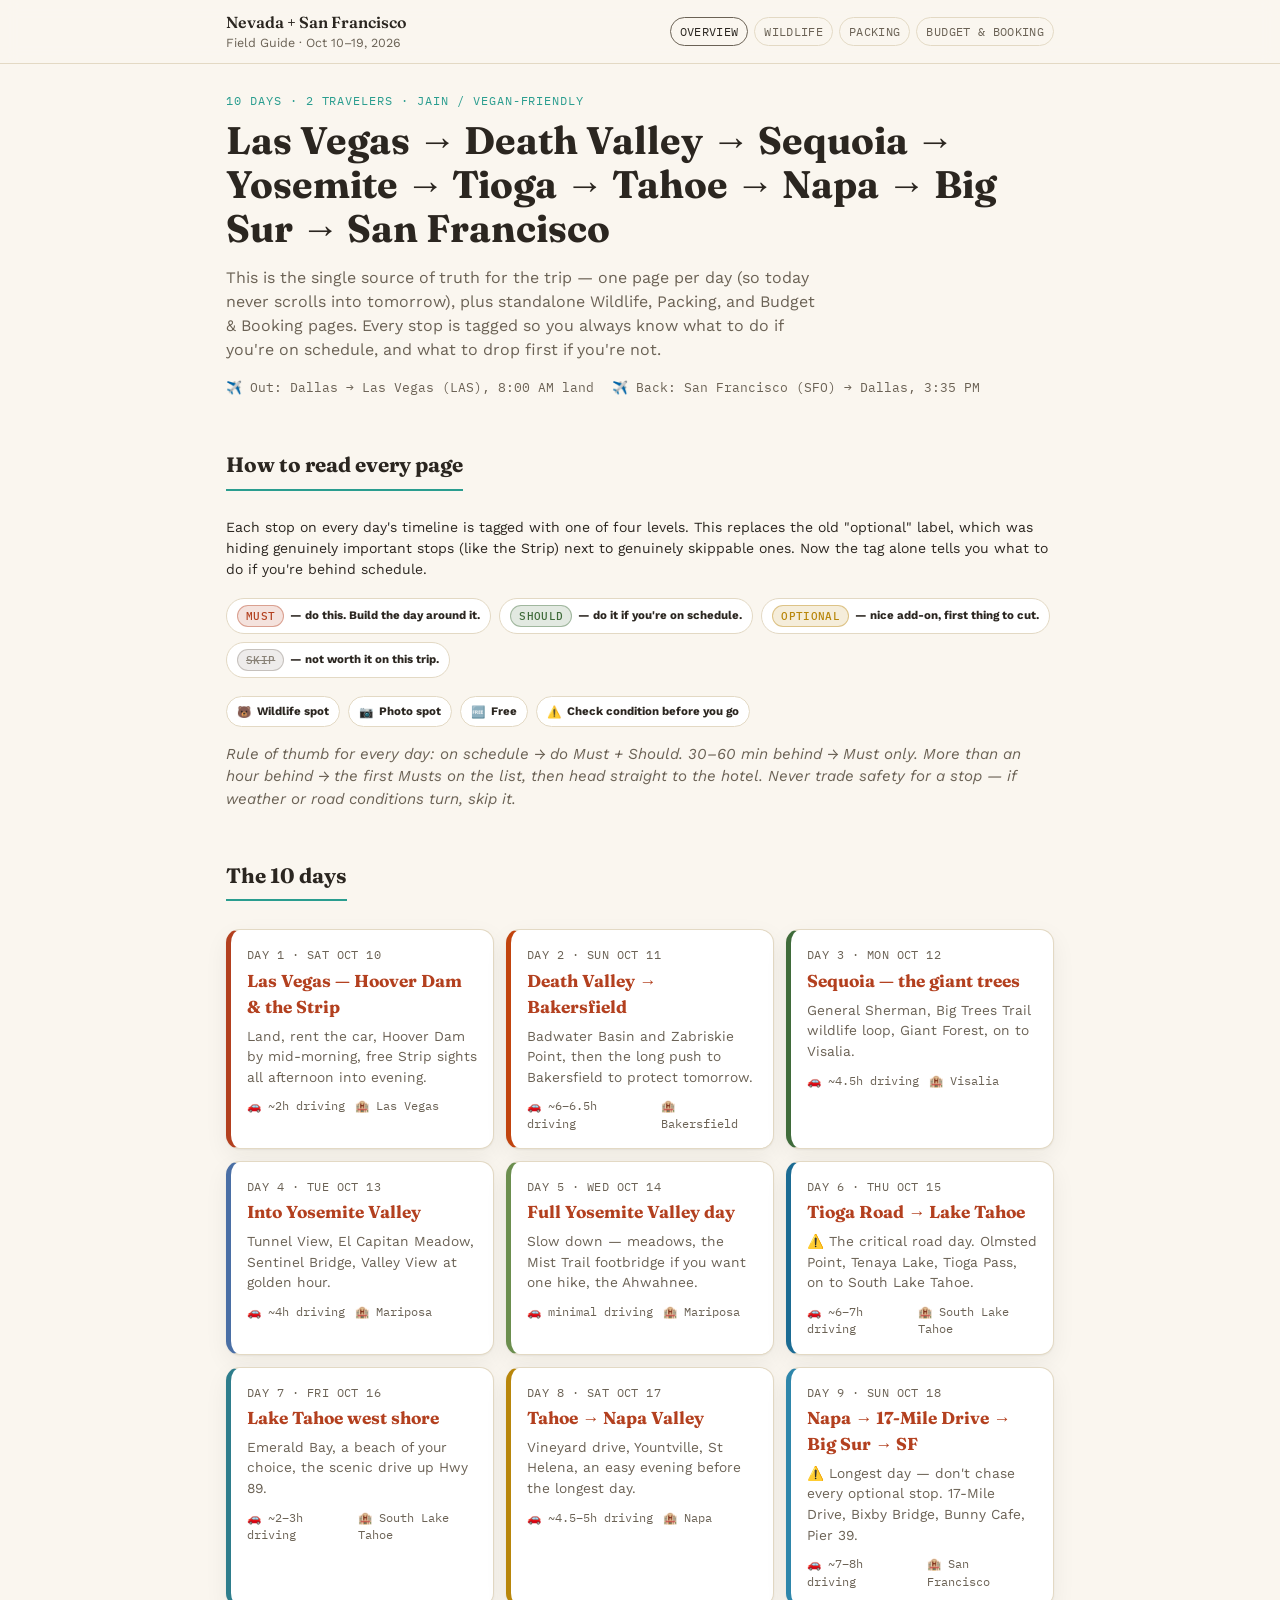
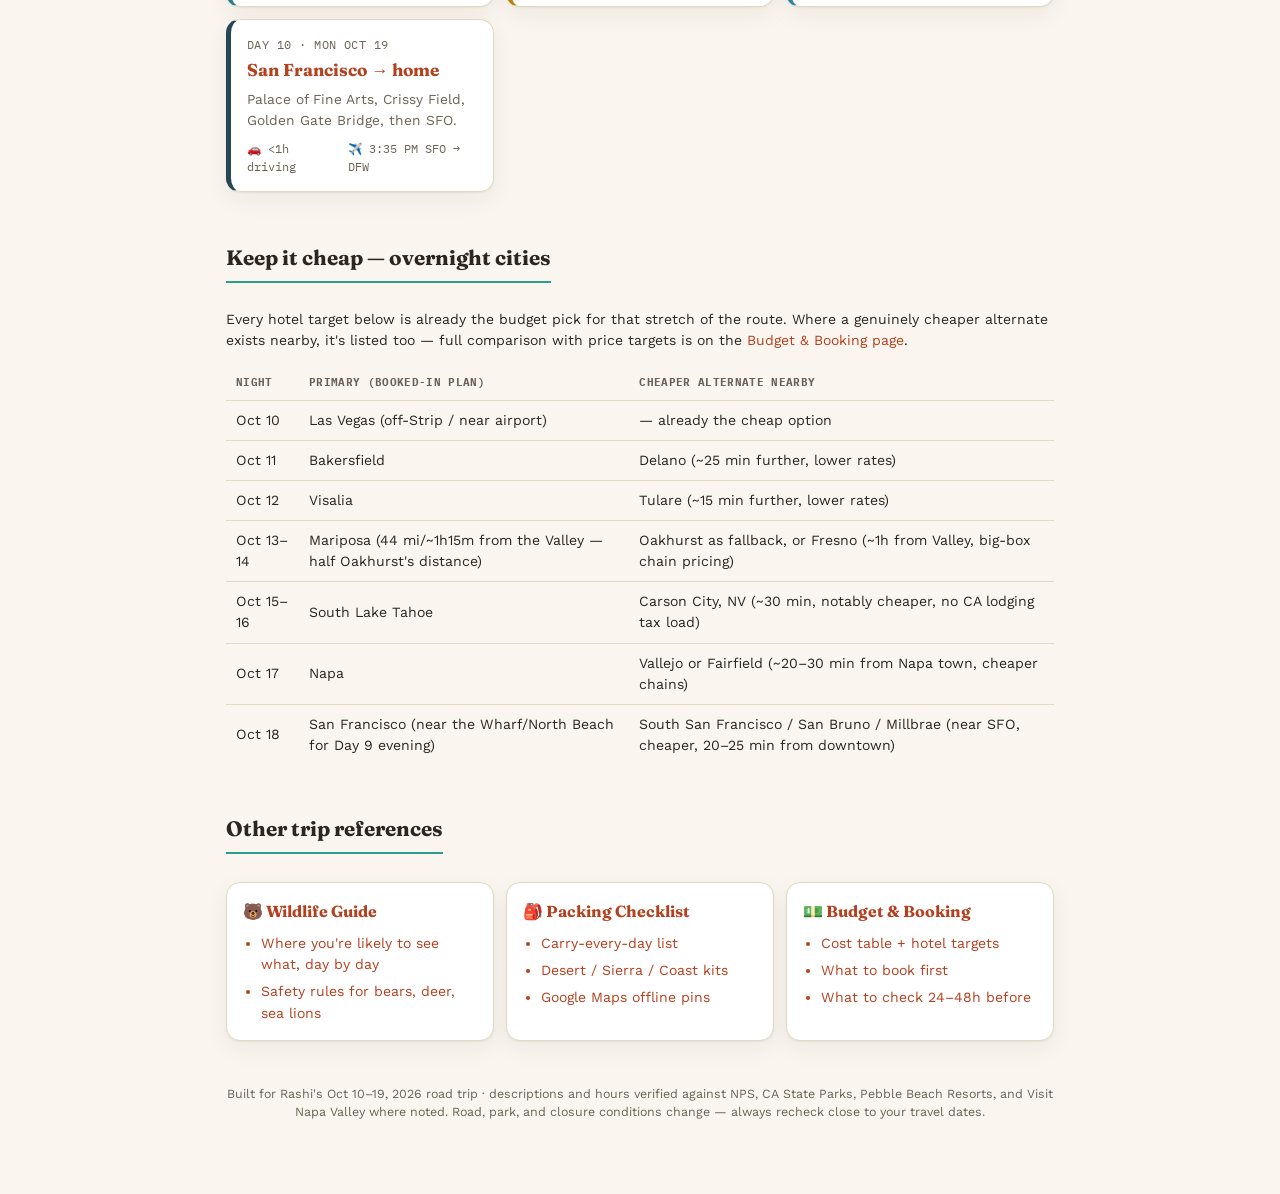
<file: index.html>
<!doctype html><html><head><meta charset=utf8><meta name=viewport content="width=device-width,initial-scale=1"><style>:root{color-scheme:light}body{margin:0;padding:0;font:14px -apple-system,BlinkMacSystemFont,sans-serif;background:#faf9f5;color:#141413}img{max-width:100%}[hidden]:not([hidden=until-found i]){display:none!important}</style></head><body>
<!doctype html>
<html lang="en">
<head>
<meta charset="utf-8">
<meta name="viewport" content="width=device-width, initial-scale=1">
<title>Nevada &amp; San Francisco Field Guide</title>
<link rel="stylesheet" href="styles.css">
</head>
<body>

<div class="topbar"><div class="topbar-inner">
  <div class="brand">Nevada + San Francisco<span>Field Guide · Oct 10–19, 2026</span></div>
  <div class="topnav">
    <a href="index.html" class="active">Overview</a>
    <a href="wildlife.html">Wildlife</a>
    <a href="packing.html">Packing</a>
    <a href="budget.html">Budget &amp; Booking</a>
  </div>
</div></div>

<div class="wrap">

  <div class="hero">
    <div class="kicker">10 Days · 2 Travelers · Jain / Vegan-friendly</div>
    <h1>Las Vegas → Death Valley → Sequoia → Yosemite → Tioga → Tahoe → Napa → Big Sur → San Francisco</h1>
    <p class="sub">This is the single source of truth for the trip — one page per day (so today never scrolls into tomorrow), plus standalone Wildlife, Packing, and Budget &amp; Booking pages. Every stop is tagged so you always know what to do if you're on schedule, and what to drop first if you're not.</p>
    <div class="datebar">
      <span>✈️ Out: Dallas → Las Vegas (LAS), 8:00 AM land</span>
      <span>✈️ Back: San Francisco (SFO) → Dallas, 3:35 PM</span>
    </div>
  </div>

  <h2 class="section">How to read every page</h2>
  <p>Each stop on every day's timeline is tagged with one of four levels. This replaces the old "optional" label, which was hiding genuinely important stops (like the Strip) next to genuinely skippable ones. Now the tag alone tells you what to do if you're behind schedule.</p>
  <div class="legend">
    <span class="leg"><span class="tag must">Must</span><b>— do this. Build the day around it.</b></span>
    <span class="leg"><span class="tag should">Should</span><b>— do it if you're on schedule.</b></span>
    <span class="leg"><span class="tag optional">Optional</span><b>— nice add-on, first thing to cut.</b></span>
    <span class="leg"><span class="tag skip">Skip</span><b>— not worth it on this trip.</b></span>
  </div>
  <div class="legend">
    <span class="leg">🐻 <b>Wildlife spot</b></span>
    <span class="leg">📷 <b>Photo spot</b></span>
    <span class="leg">🆓 <b>Free</b></span>
    <span class="leg">⚠️ <b>Check condition before you go</b></span>
  </div>
  <p class="italic-note">Rule of thumb for every day: on schedule → do Must + Should. 30–60 min behind → Must only. More than an hour behind → the first Musts on the list, then head straight to the hotel. Never trade safety for a stop — if weather or road conditions turn, skip it.</p>

  <h2 class="section" id="days">The 10 days</h2>
  <div class="daygrid">

    <a class="daycard" href="day-1.html" style="--dc:#B3401F">
      <div class="dn">Day 1 · Sat Oct 10</div>
      <h3>Las Vegas — Hoover Dam &amp; the Strip</h3>
      <p>Land, rent the car, Hoover Dam by mid-morning, free Strip sights all afternoon into evening.</p>
      <div class="meta"><span>🚗 ~2h driving</span><span>🏨 Las Vegas</span></div>
    </a>

    <a class="daycard" href="day-2.html" style="--dc:#C1440E">
      <div class="dn">Day 2 · Sun Oct 11</div>
      <h3>Death Valley → Bakersfield</h3>
      <p>Badwater Basin and Zabriskie Point, then the long push to Bakersfield to protect tomorrow.</p>
      <div class="meta"><span>🚗 ~6–6.5h driving</span><span>🏨 Bakersfield</span></div>
    </a>

    <a class="daycard" href="day-3.html" style="--dc:#3F6B3A">
      <div class="dn">Day 3 · Mon Oct 12</div>
      <h3>Sequoia — the giant trees</h3>
      <p>General Sherman, Big Trees Trail wildlife loop, Giant Forest, on to Visalia.</p>
      <div class="meta"><span>🚗 ~4.5h driving</span><span>🏨 Visalia</span></div>
    </a>

    <a class="daycard" href="day-4.html" style="--dc:#4A6FA5">
      <div class="dn">Day 4 · Tue Oct 13</div>
      <h3>Into Yosemite Valley</h3>
      <p>Tunnel View, El Capitan Meadow, Sentinel Bridge, Valley View at golden hour.</p>
      <div class="meta"><span>🚗 ~4h driving</span><span>🏨 Mariposa</span></div>
    </a>

    <a class="daycard" href="day-5.html" style="--dc:#6B8E4E">
      <div class="dn">Day 5 · Wed Oct 14</div>
      <h3>Full Yosemite Valley day</h3>
      <p>Slow down — meadows, the Mist Trail footbridge if you want one hike, the Ahwahnee.</p>
      <div class="meta"><span>🚗 minimal driving</span><span>🏨 Mariposa</span></div>
    </a>

    <a class="daycard" href="day-6.html" style="--dc:#1B6B93">
      <div class="dn">Day 6 · Thu Oct 15</div>
      <h3>Tioga Road → Lake Tahoe</h3>
      <p>⚠️ The critical road day. Olmsted Point, Tenaya Lake, Tioga Pass, on to South Lake Tahoe.</p>
      <div class="meta"><span>🚗 ~6–7h driving</span><span>🏨 South Lake Tahoe</span></div>
    </a>

    <a class="daycard" href="day-7.html" style="--dc:#2E7D8C">
      <div class="dn">Day 7 · Fri Oct 16</div>
      <h3>Lake Tahoe west shore</h3>
      <p>Emerald Bay, a beach of your choice, the scenic drive up Hwy 89.</p>
      <div class="meta"><span>🚗 ~2–3h driving</span><span>🏨 South Lake Tahoe</span></div>
    </a>

    <a class="daycard" href="day-8.html" style="--dc:#B8860B">
      <div class="dn">Day 8 · Sat Oct 17</div>
      <h3>Tahoe → Napa Valley</h3>
      <p>Vineyard drive, Yountville, St Helena, an easy evening before the longest day.</p>
      <div class="meta"><span>🚗 ~4.5–5h driving</span><span>🏨 Napa</span></div>
    </a>

    <a class="daycard" href="day-9.html" style="--dc:#2E86AB">
      <div class="dn">Day 9 · Sun Oct 18</div>
      <h3>Napa → 17-Mile Drive → Big Sur → SF</h3>
      <p>⚠️ Longest day — don't chase every optional stop. 17-Mile Drive, Bixby Bridge, Bunny Cafe, Pier 39.</p>
      <div class="meta"><span>🚗 ~7–8h driving</span><span>🏨 San Francisco</span></div>
    </a>

    <a class="daycard" href="day-10.html" style="--dc:#264653">
      <div class="dn">Day 10 · Mon Oct 19</div>
      <h3>San Francisco → home</h3>
      <p>Palace of Fine Arts, Crissy Field, Golden Gate Bridge, then SFO.</p>
      <div class="meta"><span>🚗 &lt;1h driving</span><span>✈️ 3:35 PM SFO → DFW</span></div>
    </a>

  </div>

  <h2 class="section">Keep it cheap — overnight cities</h2>
  <p>Every hotel target below is already the budget pick for that stretch of the route. Where a genuinely cheaper alternate exists nearby, it's listed too — full comparison with price targets is on the <a href="budget.html">Budget &amp; Booking page</a>.</p>
  <table class="data">
    <tr><th>Night</th><th>Primary (booked-in plan)</th><th>Cheaper alternate nearby</th></tr>
    <tr><td>Oct 10</td><td>Las Vegas (off-Strip / near airport)</td><td>— already the cheap option</td></tr>
    <tr><td>Oct 11</td><td>Bakersfield</td><td>Delano (~25 min further, lower rates)</td></tr>
    <tr><td>Oct 12</td><td>Visalia</td><td>Tulare (~15 min further, lower rates)</td></tr>
    <tr><td>Oct 13–14</td><td>Mariposa (44 mi/~1h15m from the Valley — half Oakhurst's distance)</td><td>Oakhurst as fallback, or Fresno (~1h from Valley, big-box chain pricing)</td></tr>
    <tr><td>Oct 15–16</td><td>South Lake Tahoe</td><td>Carson City, NV (~30 min, notably cheaper, no CA lodging tax load)</td></tr>
    <tr><td>Oct 17</td><td>Napa</td><td>Vallejo or Fairfield (~20–30 min from Napa town, cheaper chains)</td></tr>
    <tr><td>Oct 18</td><td>San Francisco (near the Wharf/North Beach for Day 9 evening)</td><td>South San Francisco / San Bruno / Millbrae (near SFO, cheaper, 20–25 min from downtown)</td></tr>
  </table>

  <h2 class="section">Other trip references</h2>
  <div class="grid3">
    <a class="card" href="wildlife.html">
      <h4>🐻 Wildlife Guide</h4>
      <ul><li>Where you're likely to see what, day by day</li><li>Safety rules for bears, deer, sea lions</li></ul>
    </a>
    <a class="card" href="packing.html">
      <h4>🎒 Packing Checklist</h4>
      <ul><li>Carry-every-day list</li><li>Desert / Sierra / Coast kits</li><li>Google Maps offline pins</li></ul>
    </a>
    <a class="card" href="budget.html">
      <h4>💵 Budget &amp; Booking</h4>
      <ul><li>Cost table + hotel targets</li><li>What to book first</li><li>What to check 24–48h before</li></ul>
    </a>
  </div>

  <footer class="pf">
    Built for Rashi's Oct 10–19, 2026 road trip · descriptions and hours verified against NPS, CA State Parks, Pebble Beach Resorts, and Visit Napa Valley where noted. Road, park, and closure conditions change — always recheck close to your travel dates.
  </footer>

</div>
</body>
</html>

</body></html>
</file>
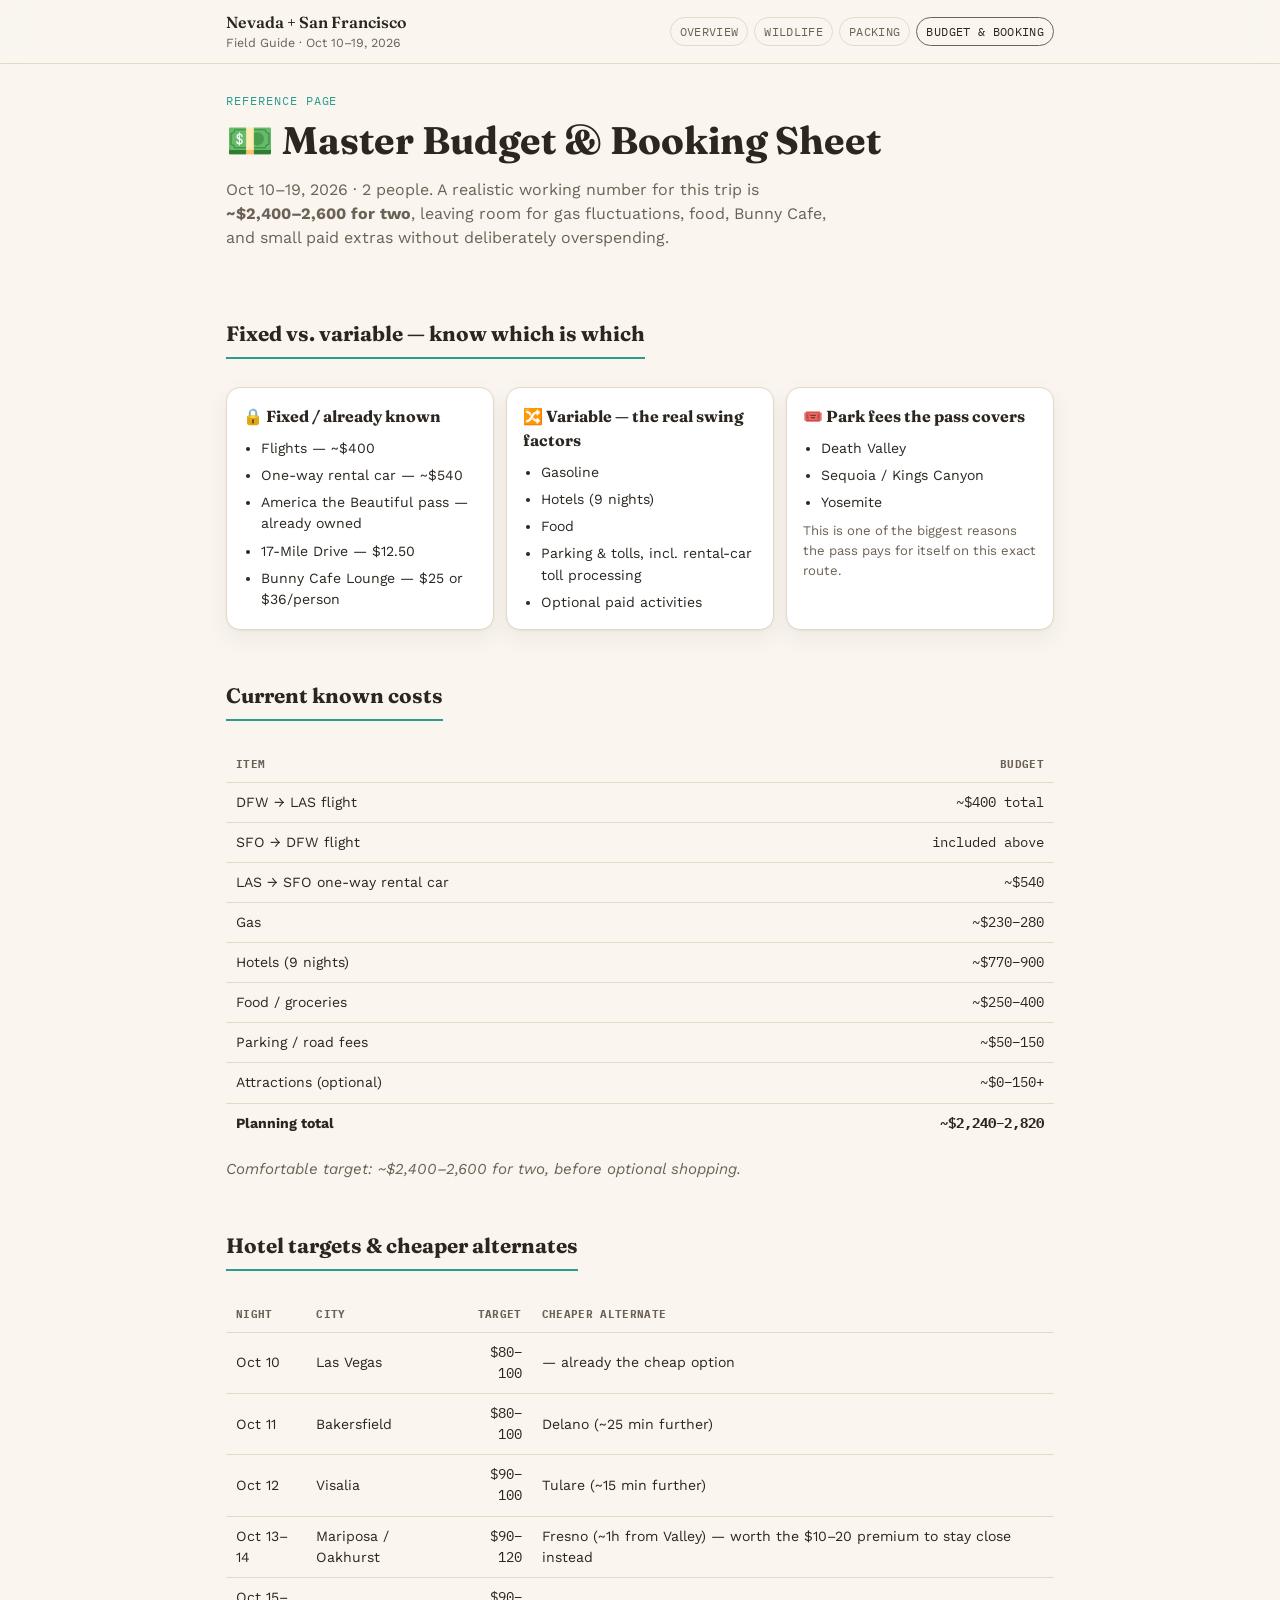
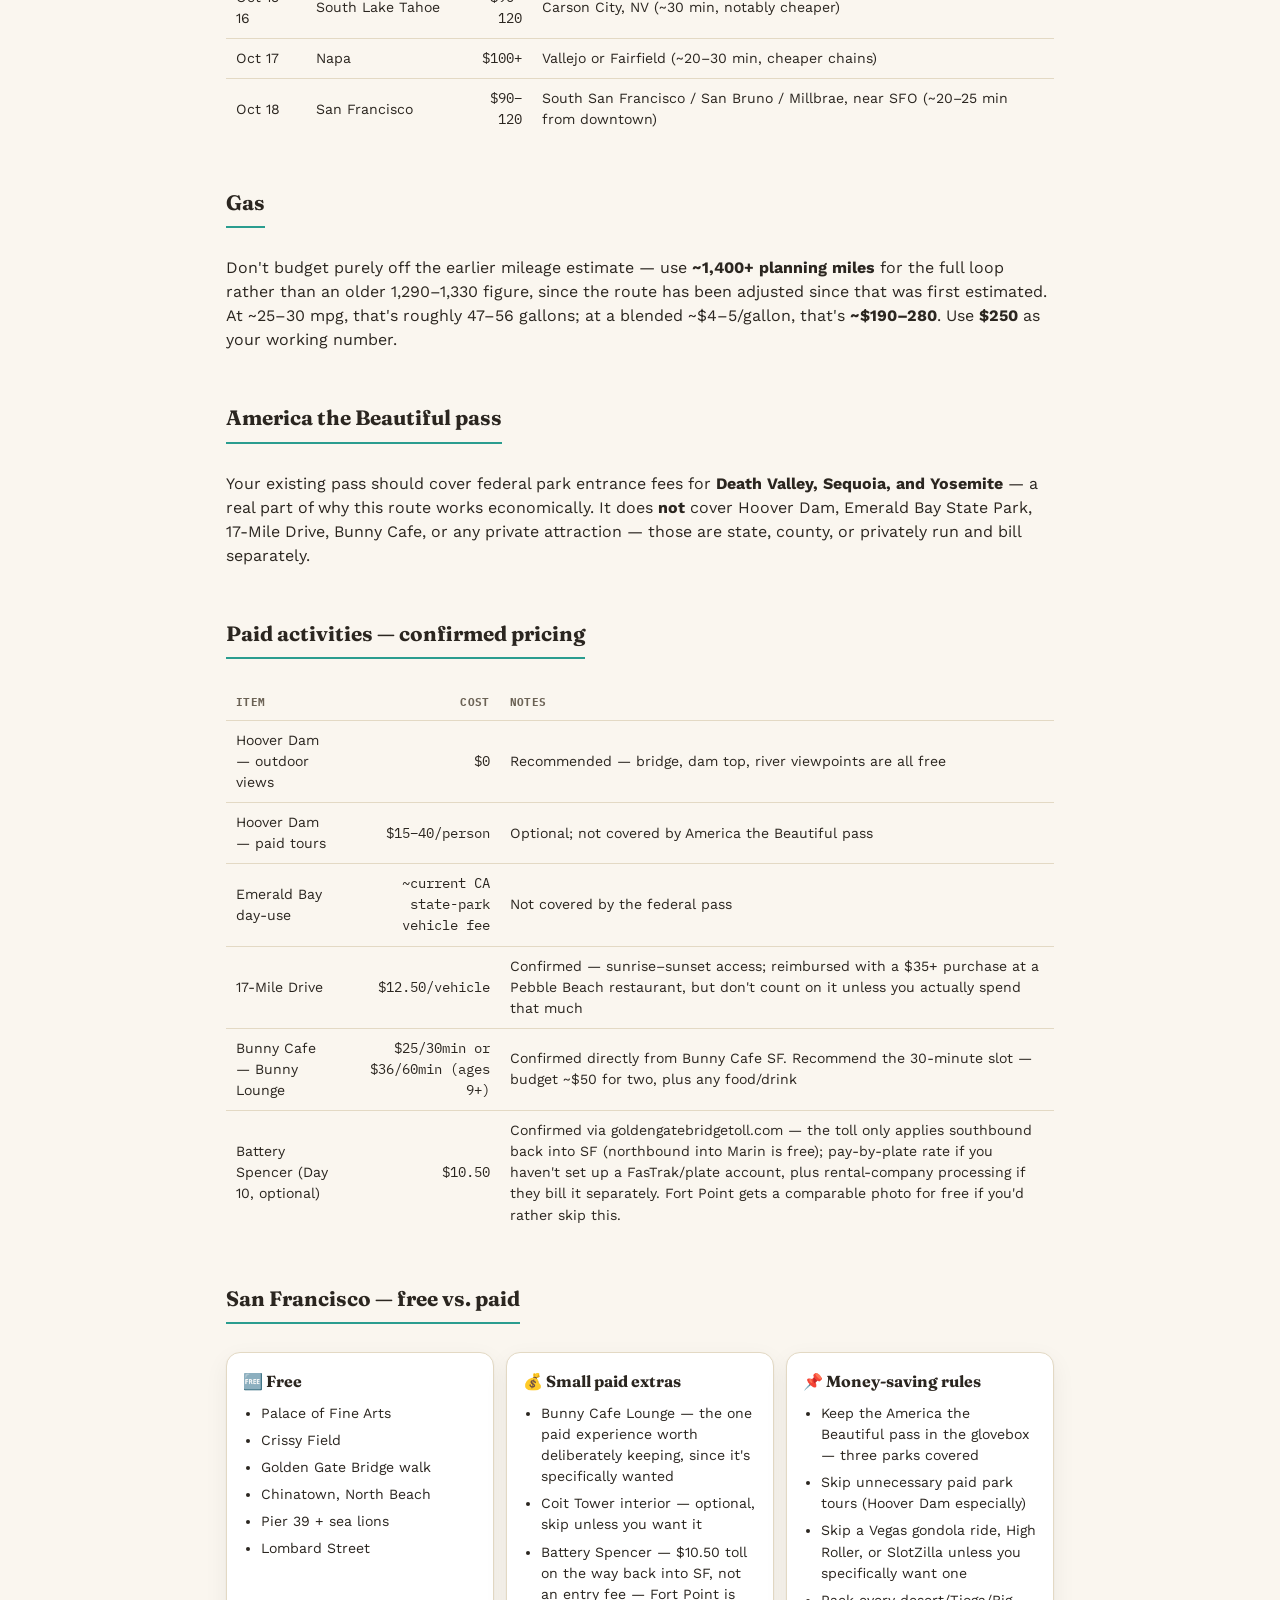
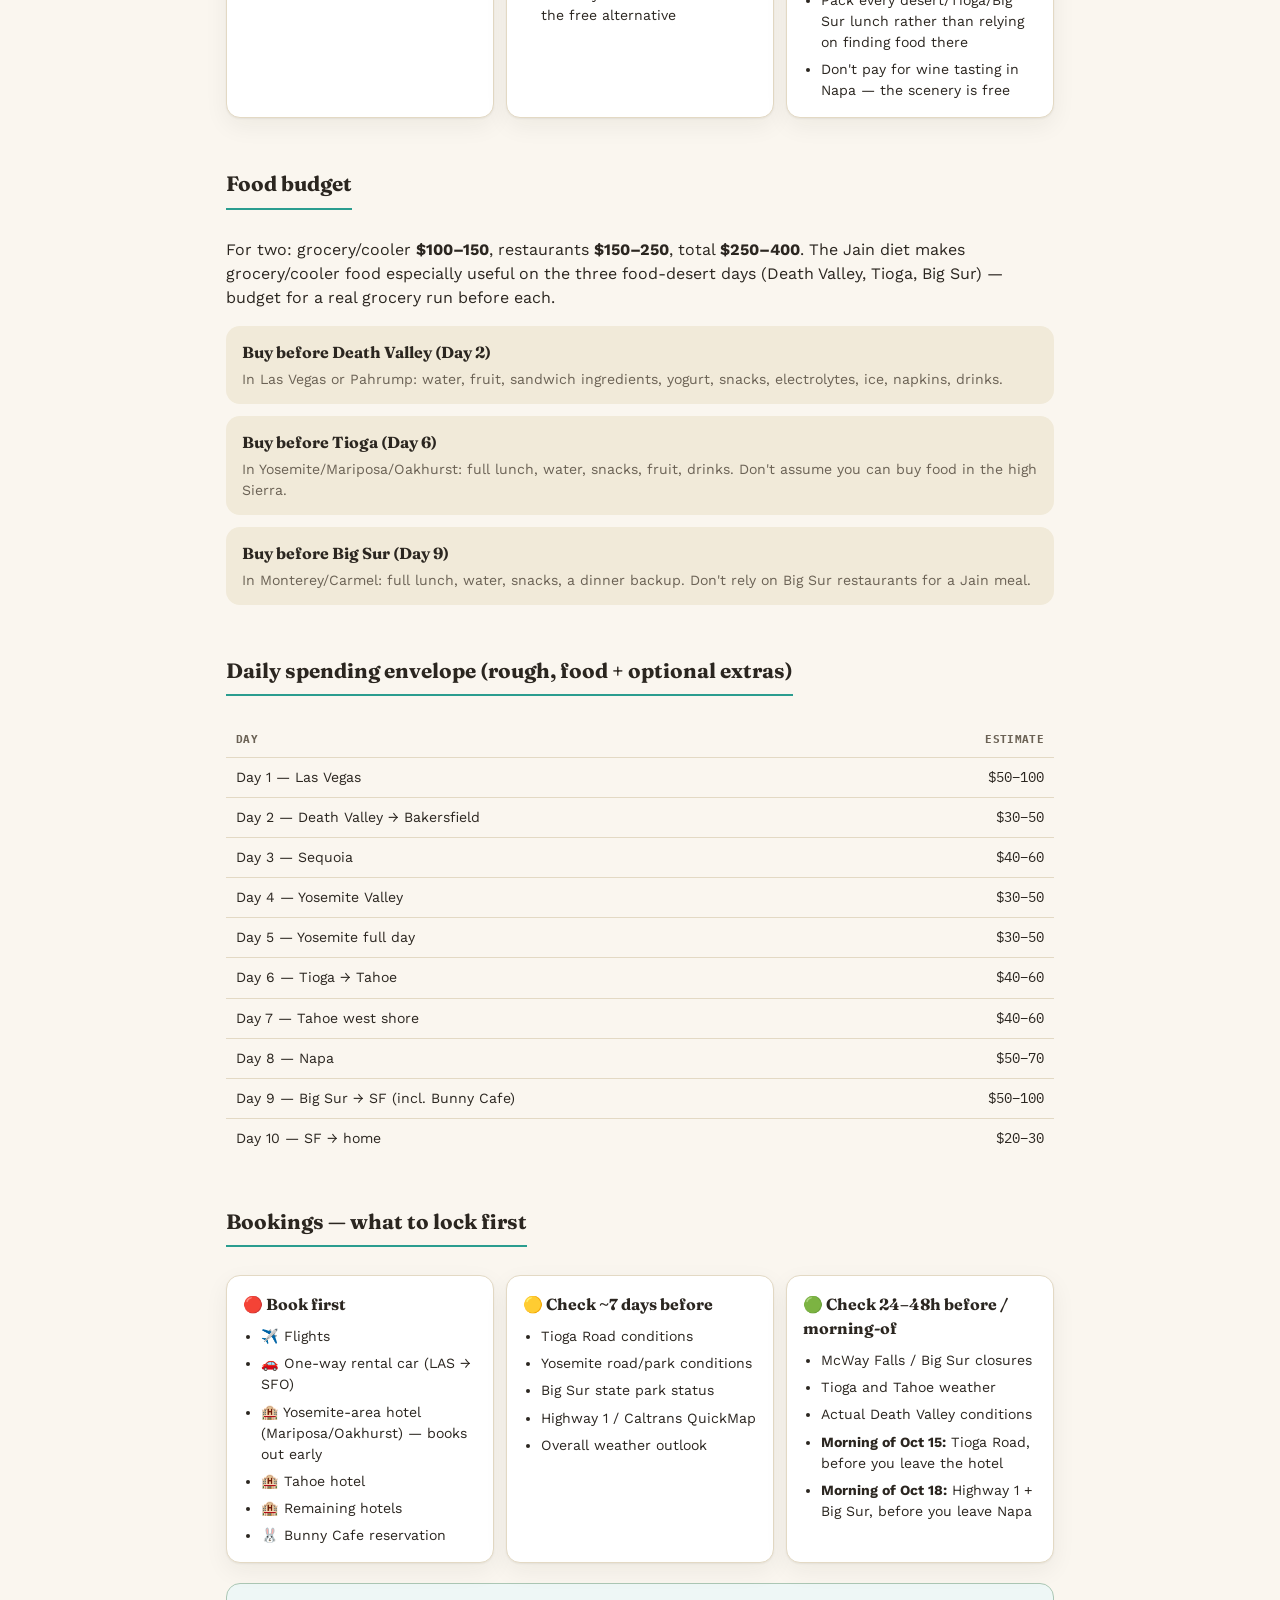
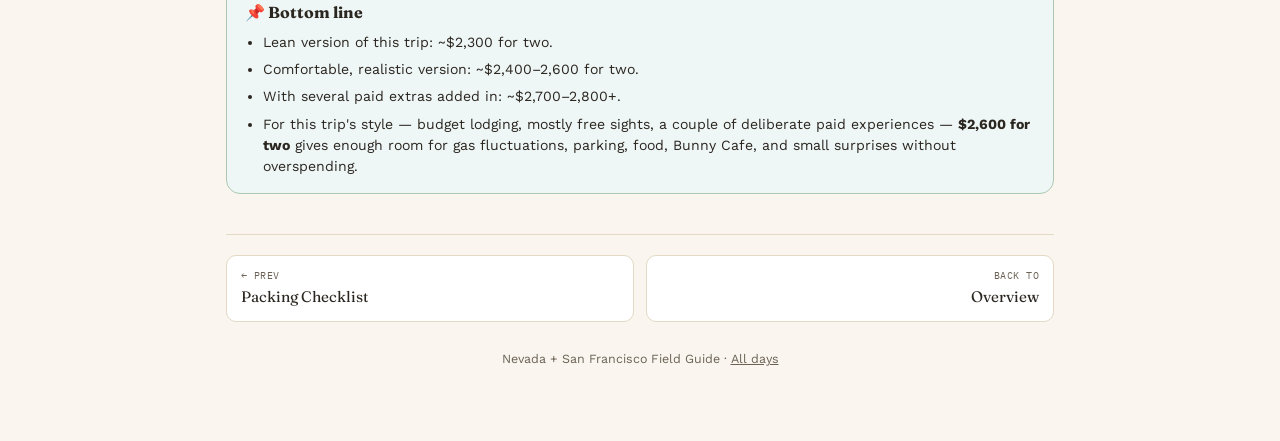
<file: budget.html>
<!doctype html>
<html lang="en">
<head>
<meta charset="utf-8">
<meta name="viewport" content="width=device-width, initial-scale=1">
<title>Budget &amp; Booking | Nevada &amp; San Francisco Field Guide</title>
<link rel="stylesheet" href="styles.css">
</head>
<body style="--dc:#B8860B">

<div class="topbar"><div class="topbar-inner">
  <div class="brand">Nevada + San Francisco<span>Field Guide · Oct 10–19, 2026</span></div>
  <div class="topnav">
    <a href="index.html">Overview</a>
    <a href="wildlife.html">Wildlife</a>
    <a href="packing.html">Packing</a>
    <a href="budget.html" class="active">Budget &amp; Booking</a>
  </div>
</div></div>

<div class="wrap">

  <div class="hero">
    <div class="kicker">Reference page</div>
    <h1>💵 Master Budget &amp; Booking Sheet</h1>
    <p class="sub">Oct 10–19, 2026 · 2 people. A realistic working number for this trip is <b>~$2,400–2,600 for two</b>, leaving room for gas fluctuations, food, Bunny Cafe, and small paid extras without deliberately overspending.</p>
  </div>

  <h2 class="section">Fixed vs. variable — know which is which</h2>
  <div class="grid3">
    <div class="card">
      <h4>🔒 Fixed / already known</h4>
      <ul>
        <li>Flights — ~$400</li>
        <li>One-way rental car — ~$540</li>
        <li>America the Beautiful pass — already owned</li>
        <li>17-Mile Drive — $12.50</li>
        <li>Bunny Cafe Lounge — $25 or $36/person</li>
      </ul>
    </div>
    <div class="card">
      <h4>🔀 Variable — the real swing factors</h4>
      <ul>
        <li>Gasoline</li>
        <li>Hotels (9 nights)</li>
        <li>Food</li>
        <li>Parking &amp; tolls, incl. rental-car toll processing</li>
        <li>Optional paid activities</li>
      </ul>
    </div>
    <div class="card">
      <h4>🎟️ Park fees the pass covers</h4>
      <ul>
        <li>Death Valley</li>
        <li>Sequoia / Kings Canyon</li>
        <li>Yosemite</li>
      </ul>
      <p style="margin-top:8px;font-size:0.82rem;color:var(--fg-muted)">This is one of the biggest reasons the pass pays for itself on this exact route.</p>
    </div>
  </div>

  <h2 class="section">Current known costs</h2>
  <table class="data">
    <tr><th>Item</th><th class="num">Budget</th></tr>
    <tr><td>DFW → LAS flight</td><td class="num">~$400 total</td></tr>
    <tr><td>SFO → DFW flight</td><td class="num">included above</td></tr>
    <tr><td>LAS → SFO one-way rental car</td><td class="num">~$540</td></tr>
    <tr><td>Gas</td><td class="num">~$230–280</td></tr>
    <tr><td>Hotels (9 nights)</td><td class="num">~$770–900</td></tr>
    <tr><td>Food / groceries</td><td class="num">~$250–400</td></tr>
    <tr><td>Parking / road fees</td><td class="num">~$50–150</td></tr>
    <tr><td>Attractions (optional)</td><td class="num">~$0–150+</td></tr>
    <tr><td><b>Planning total</b></td><td class="num"><b>~$2,240–2,820</b></td></tr>
  </table>
  <p class="italic-note">Comfortable target: ~$2,400–2,600 for two, before optional shopping.</p>

  <h2 class="section">Hotel targets &amp; cheaper alternates</h2>
  <table class="data">
    <tr><th>Night</th><th>City</th><th class="num">Target</th><th>Cheaper alternate</th></tr>
    <tr><td>Oct 10</td><td>Las Vegas</td><td class="num">$80–100</td><td>— already the cheap option</td></tr>
    <tr><td>Oct 11</td><td>Bakersfield</td><td class="num">$80–100</td><td>Delano (~25 min further)</td></tr>
    <tr><td>Oct 12</td><td>Visalia</td><td class="num">$90–100</td><td>Tulare (~15 min further)</td></tr>
    <tr><td>Oct 13–14</td><td>Mariposa / Oakhurst</td><td class="num">$90–120</td><td>Fresno (~1h from Valley) — worth the $10–20 premium to stay close instead</td></tr>
    <tr><td>Oct 15–16</td><td>South Lake Tahoe</td><td class="num">$90–120</td><td>Carson City, NV (~30 min, notably cheaper)</td></tr>
    <tr><td>Oct 17</td><td>Napa</td><td class="num">$100+</td><td>Vallejo or Fairfield (~20–30 min, cheaper chains)</td></tr>
    <tr><td>Oct 18</td><td>San Francisco</td><td class="num">$90–120</td><td>South San Francisco / San Bruno / Millbrae, near SFO (~20–25 min from downtown)</td></tr>
  </table>

  <h2 class="section">Gas</h2>
  <p>Don't budget purely off the earlier mileage estimate — use <b>~1,400+ planning miles</b> for the full loop rather than an older 1,290–1,330 figure, since the route has been adjusted since that was first estimated. At ~25–30 mpg, that's roughly 47–56 gallons; at a blended ~$4–5/gallon, that's <b>~$190–280</b>. Use <b>$250</b> as your working number.</p>

  <h2 class="section">America the Beautiful pass</h2>
  <p>Your existing pass should cover federal park entrance fees for <b>Death Valley, Sequoia, and Yosemite</b> — a real part of why this route works economically. It does <b>not</b> cover Hoover Dam, Emerald Bay State Park, 17-Mile Drive, Bunny Cafe, or any private attraction — those are state, county, or privately run and bill separately.</p>

  <h2 class="section">Paid activities — confirmed pricing</h2>
  <table class="data">
    <tr><th>Item</th><th class="num">Cost</th><th>Notes</th></tr>
    <tr><td>Hoover Dam — outdoor views</td><td class="num">$0</td><td>Recommended — bridge, dam top, river viewpoints are all free</td></tr>
    <tr><td>Hoover Dam — paid tours</td><td class="num">$15–40/person</td><td>Optional; not covered by America the Beautiful pass</td></tr>
    <tr><td>Emerald Bay day-use</td><td class="num">~current CA state-park vehicle fee</td><td>Not covered by the federal pass</td></tr>
    <tr><td>17-Mile Drive</td><td class="num">$12.50/vehicle</td><td>Confirmed — sunrise–sunset access; reimbursed with a $35+ purchase at a Pebble Beach restaurant, but don't count on it unless you actually spend that much</td></tr>
    <tr><td>Bunny Cafe — Bunny Lounge</td><td class="num">$25/30min or $36/60min (ages 9+)</td><td>Confirmed directly from Bunny Cafe SF. Recommend the 30-minute slot — budget ~$50 for two, plus any food/drink</td></tr>
    <tr><td>Battery Spencer (Day 10, optional)</td><td class="num">$10.50</td><td>Confirmed via goldengatebridgetoll.com — the toll only applies southbound back into SF (northbound into Marin is free); pay-by-plate rate if you haven't set up a FasTrak/plate account, plus rental-company processing if they bill it separately. Fort Point gets a comparable photo for free if you'd rather skip this.</td></tr>
  </table>

  <h2 class="section">San Francisco — free vs. paid</h2>
  <div class="grid3">
    <div class="card">
      <h4>🆓 Free</h4>
      <ul>
        <li>Palace of Fine Arts</li>
        <li>Crissy Field</li>
        <li>Golden Gate Bridge walk</li>
        <li>Chinatown, North Beach</li>
        <li>Pier 39 + sea lions</li>
        <li>Lombard Street</li>
      </ul>
    </div>
    <div class="card">
      <h4>💰 Small paid extras</h4>
      <ul>
        <li>Bunny Cafe Lounge — the one paid experience worth deliberately keeping, since it's specifically wanted</li>
        <li>Coit Tower interior — optional, skip unless you want it</li>
        <li>Battery Spencer — $10.50 toll on the way back into SF, not an entry fee — Fort Point is the free alternative</li>
      </ul>
    </div>
    <div class="card">
      <h4>📌 Money-saving rules</h4>
      <ul>
        <li>Keep the America the Beautiful pass in the glovebox — three parks covered</li>
        <li>Skip unnecessary paid park tours (Hoover Dam especially)</li>
        <li>Skip a Vegas gondola ride, High Roller, or SlotZilla unless you specifically want one</li>
        <li>Pack every desert/Tioga/Big Sur lunch rather than relying on finding food there</li>
        <li>Don't pay for wine tasting in Napa — the scenery is free</li>
      </ul>
    </div>
  </div>

  <h2 class="section">Food budget</h2>
  <p>For two: grocery/cooler <b>$100–150</b>, restaurants <b>$150–250</b>, total <b>$250–400</b>. The Jain diet makes grocery/cooler food especially useful on the three food-desert days (Death Valley, Tioga, Big Sur) — budget for a real grocery run before each.</p>

  <div class="about">
    <div class="item">
      <h4>Buy before Death Valley (Day 2)</h4>
      <p>In Las Vegas or Pahrump: water, fruit, sandwich ingredients, yogurt, snacks, electrolytes, ice, napkins, drinks.</p>
    </div>
    <div class="item">
      <h4>Buy before Tioga (Day 6)</h4>
      <p>In Yosemite/Mariposa/Oakhurst: full lunch, water, snacks, fruit, drinks. Don't assume you can buy food in the high Sierra.</p>
    </div>
    <div class="item">
      <h4>Buy before Big Sur (Day 9)</h4>
      <p>In Monterey/Carmel: full lunch, water, snacks, a dinner backup. Don't rely on Big Sur restaurants for a Jain meal.</p>
    </div>
  </div>

  <h2 class="section">Daily spending envelope (rough, food + optional extras)</h2>
  <table class="data">
    <tr><th>Day</th><th class="num">Estimate</th></tr>
    <tr><td>Day 1 — Las Vegas</td><td class="num">$50–100</td></tr>
    <tr><td>Day 2 — Death Valley → Bakersfield</td><td class="num">$30–50</td></tr>
    <tr><td>Day 3 — Sequoia</td><td class="num">$40–60</td></tr>
    <tr><td>Day 4 — Yosemite Valley</td><td class="num">$30–50</td></tr>
    <tr><td>Day 5 — Yosemite full day</td><td class="num">$30–50</td></tr>
    <tr><td>Day 6 — Tioga → Tahoe</td><td class="num">$40–60</td></tr>
    <tr><td>Day 7 — Tahoe west shore</td><td class="num">$40–60</td></tr>
    <tr><td>Day 8 — Napa</td><td class="num">$50–70</td></tr>
    <tr><td>Day 9 — Big Sur → SF (incl. Bunny Cafe)</td><td class="num">$50–100</td></tr>
    <tr><td>Day 10 — SF → home</td><td class="num">$20–30</td></tr>
  </table>

  <h2 class="section">Bookings — what to lock first</h2>
  <div class="grid3">
    <div class="card">
      <h4>🔴 Book first</h4>
      <ul>
        <li>✈️ Flights</li>
        <li>🚗 One-way rental car (LAS → SFO)</li>
        <li>🏨 Yosemite-area hotel (Mariposa/Oakhurst) — books out early</li>
        <li>🏨 Tahoe hotel</li>
        <li>🏨 Remaining hotels</li>
        <li>🐰 Bunny Cafe reservation</li>
      </ul>
    </div>
    <div class="card">
      <h4>🟡 Check ~7 days before</h4>
      <ul>
        <li>Tioga Road conditions</li>
        <li>Yosemite road/park conditions</li>
        <li>Big Sur state park status</li>
        <li>Highway 1 / Caltrans QuickMap</li>
        <li>Overall weather outlook</li>
      </ul>
    </div>
    <div class="card">
      <h4>🟢 Check 24–48h before / morning-of</h4>
      <ul>
        <li>McWay Falls / Big Sur closures</li>
        <li>Tioga and Tahoe weather</li>
        <li>Actual Death Valley conditions</li>
        <li><b>Morning of Oct 15:</b> Tioga Road, before you leave the hotel</li>
        <li><b>Morning of Oct 18:</b> Highway 1 + Big Sur, before you leave Napa</li>
      </ul>
    </div>
  </div>

  <div class="facts">
    <h4>📌 Bottom line</h4>
    <ul>
      <li>Lean version of this trip: ~$2,300 for two.</li>
      <li>Comfortable, realistic version: ~$2,400–2,600 for two.</li>
      <li>With several paid extras added in: ~$2,700–2,800+.</li>
      <li>For this trip's style — budget lodging, mostly free sights, a couple of deliberate paid experiences — <b>$2,600 for two</b> gives enough room for gas fluctuations, parking, food, Bunny Cafe, and small surprises without overspending.</li>
    </ul>
  </div>

  <div class="pagenav">
    <a class="prev" href="packing.html"><span class="lbl">← Prev</span><span class="nm">Packing Checklist</span></a>
    <a class="next" href="index.html"><span class="lbl">Back to</span><span class="nm">Overview</span></a>
  </div>

  <footer class="pf">Nevada + San Francisco Field Guide · <a href="index.html">All days</a></footer>
</div>
</body>
</html>
</file>
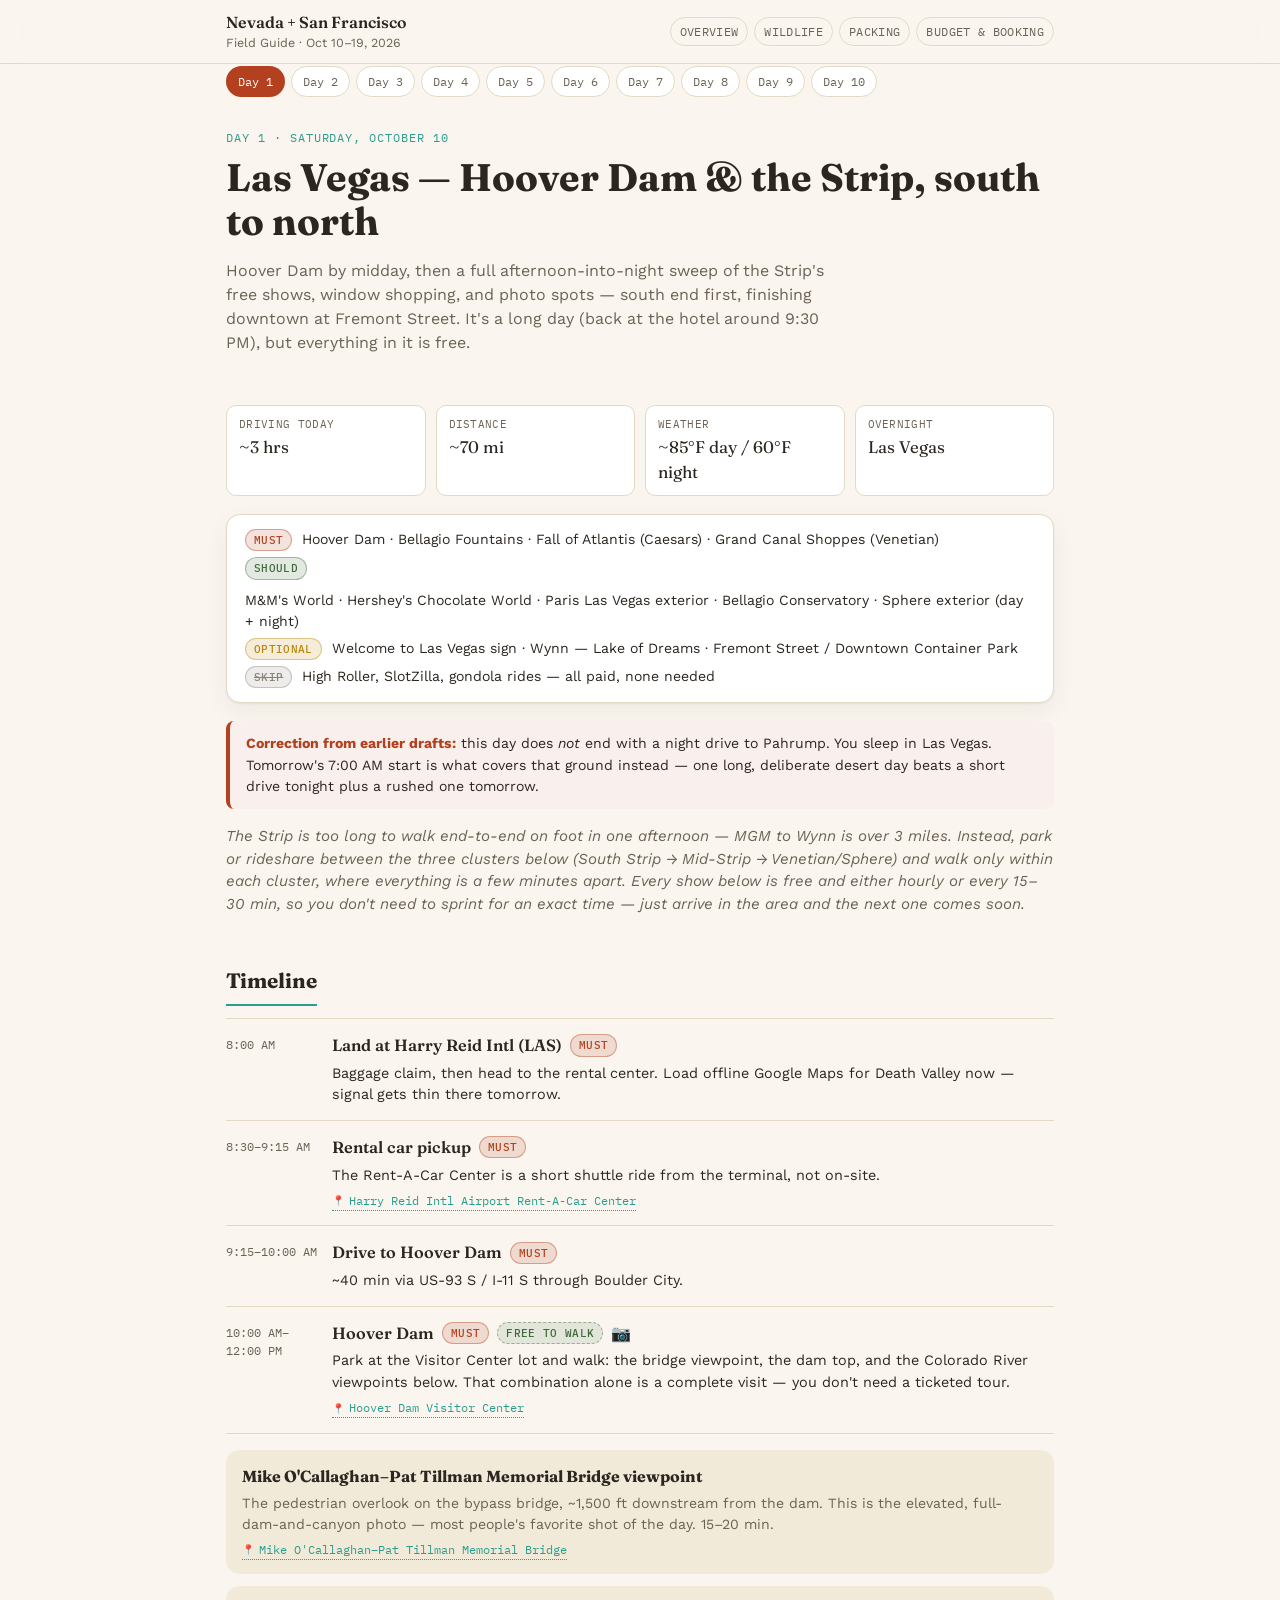
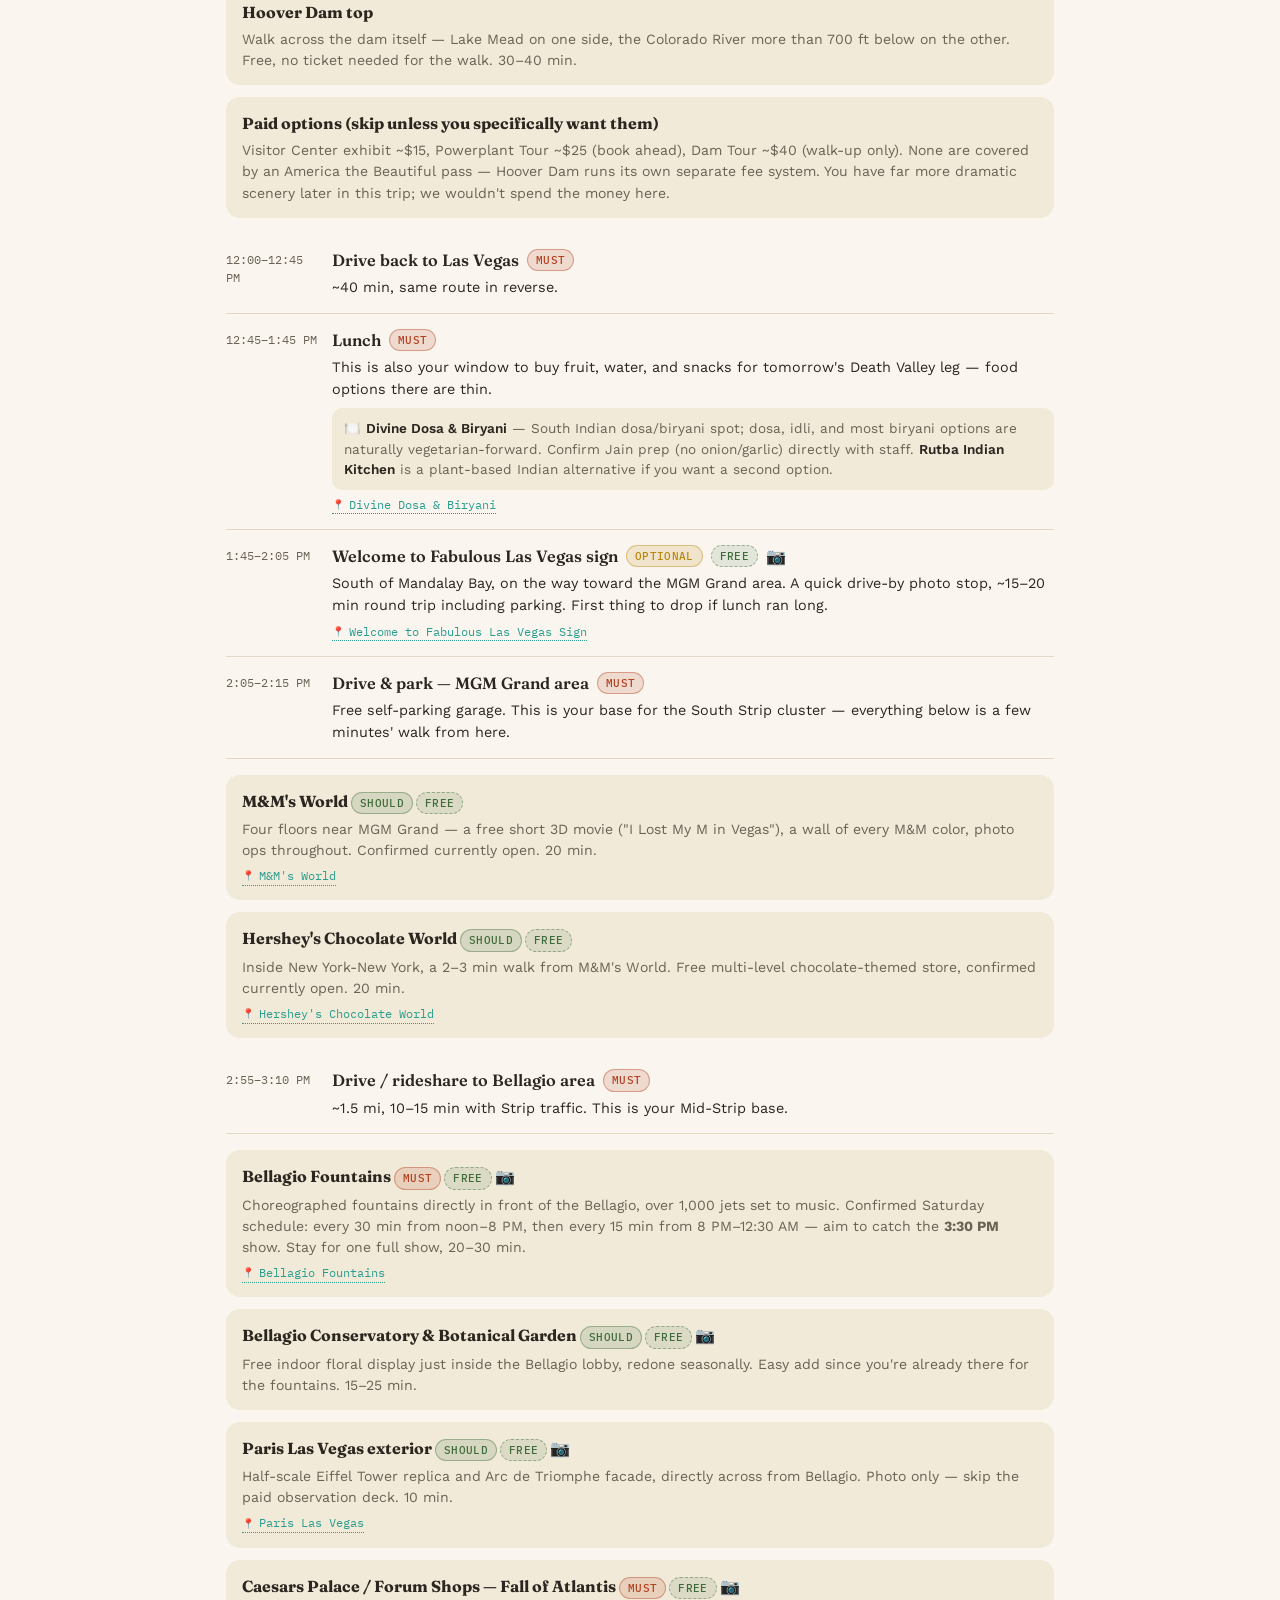
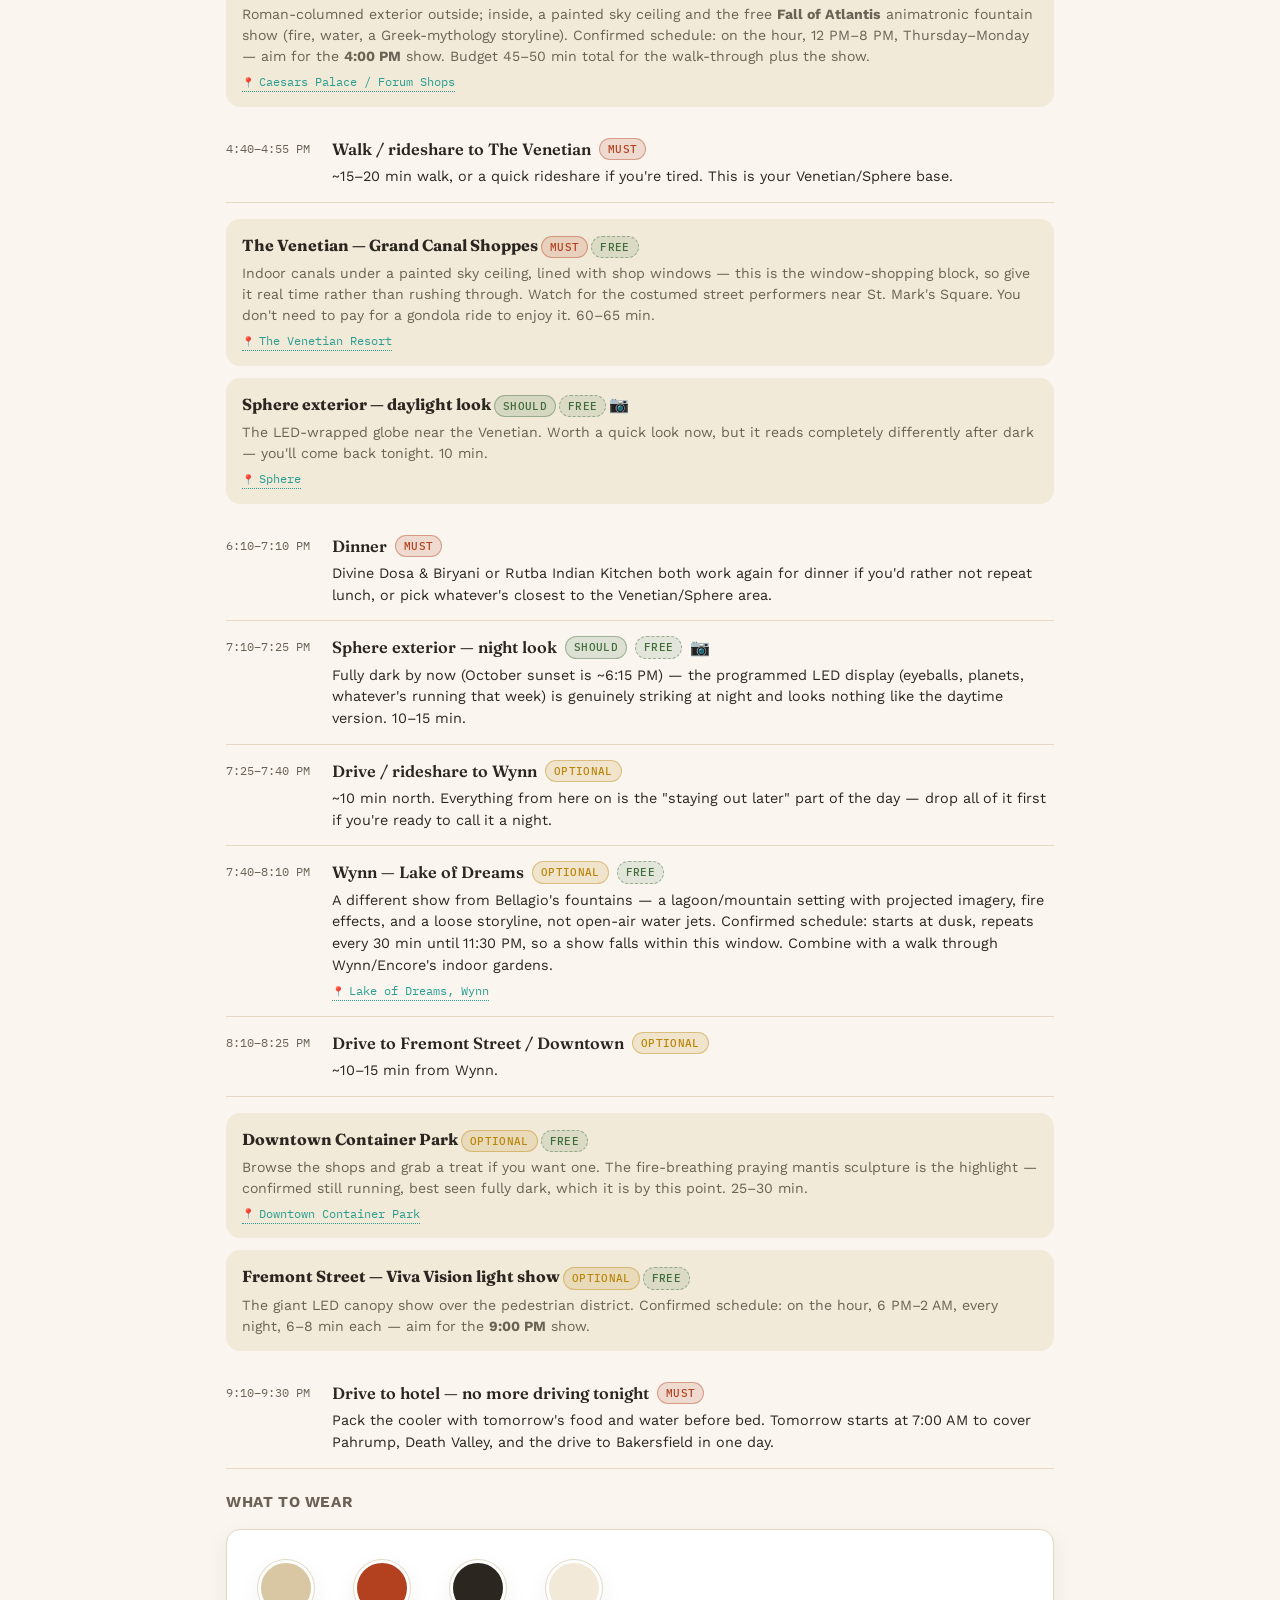
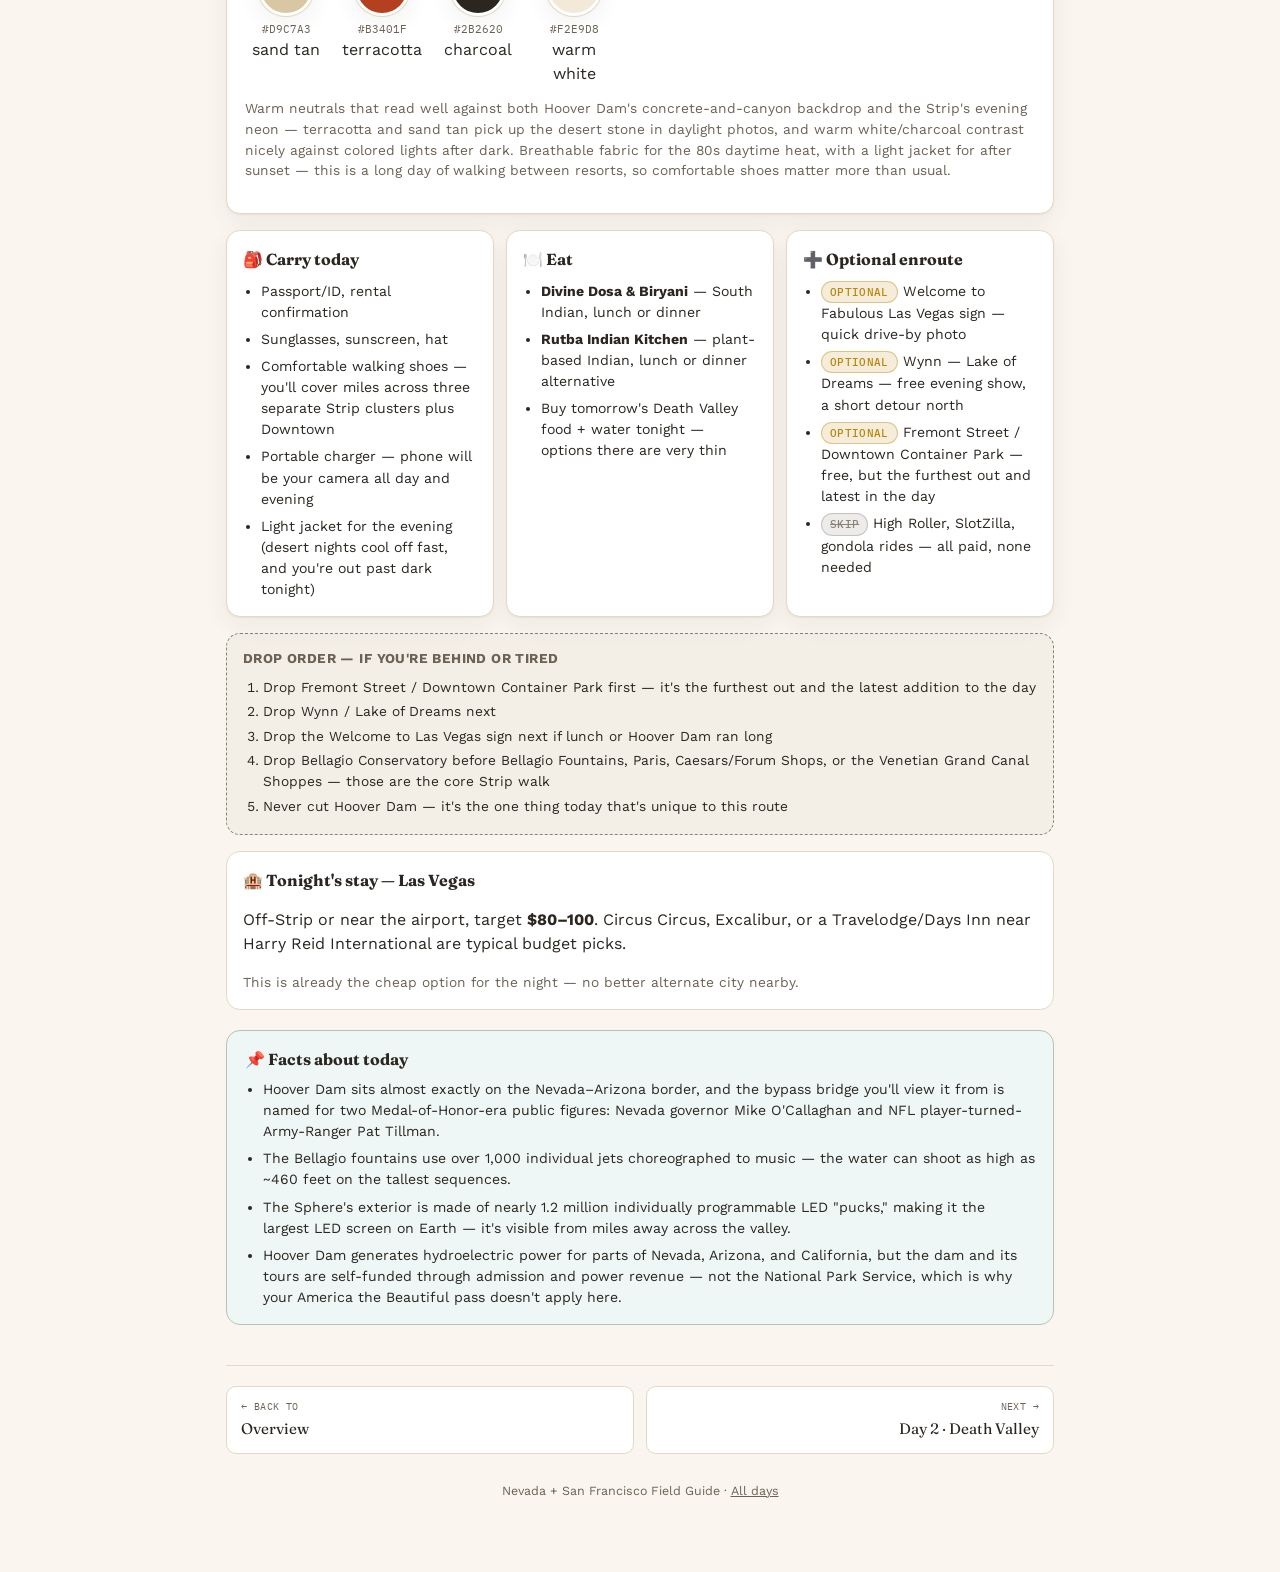
<file: day-1.html>
<!doctype html>
<html lang="en">
<head>
<meta charset="utf-8">
<meta name="viewport" content="width=device-width, initial-scale=1">
<title>Day 1 — Las Vegas | Nevada &amp; San Francisco Field Guide</title>
<link rel="stylesheet" href="styles.css">
</head>
<body style="--dc:#B3401F">

<div class="topbar"><div class="topbar-inner">
  <div class="brand">Nevada + San Francisco<span>Field Guide · Oct 10–19, 2026</span></div>
  <div class="topnav">
    <a href="index.html">Overview</a>
    <a href="wildlife.html">Wildlife</a>
    <a href="packing.html">Packing</a>
    <a href="budget.html">Budget &amp; Booking</a>
  </div>
</div></div>

<div class="wrap">

  <div class="pillnav-outer"><div class="pillnav">
    <a class="pill on" href="day-1.html" style="--dc:#B3401F">Day 1</a>
    <a class="pill" href="day-2.html">Day 2</a>
    <a class="pill" href="day-3.html">Day 3</a>
    <a class="pill" href="day-4.html">Day 4</a>
    <a class="pill" href="day-5.html">Day 5</a>
    <a class="pill" href="day-6.html">Day 6</a>
    <a class="pill" href="day-7.html">Day 7</a>
    <a class="pill" href="day-8.html">Day 8</a>
    <a class="pill" href="day-9.html">Day 9</a>
    <a class="pill" href="day-10.html">Day 10</a>
  </div></div>

  <div class="hero">
    <div class="kicker">Day 1 · Saturday, October 10</div>
    <h1>Las Vegas — Hoover Dam &amp; the Strip, south to north</h1>
    <p class="sub">Hoover Dam by midday, then a full afternoon-into-night sweep of the Strip's free shows, window shopping, and photo spots — south end first, finishing downtown at Fremont Street. It's a long day (back at the hotel around 9:30 PM), but everything in it is free.</p>
  </div>

  <div class="stats">
    <div class="stat"><div class="k">Driving today</div><div class="v">~3 hrs</div></div>
    <div class="stat"><div class="k">Distance</div><div class="v">~70 mi</div></div>
    <div class="stat"><div class="k">Weather</div><div class="v">~85°F day / 60°F night</div></div>
    <div class="stat"><div class="k">Overnight</div><div class="v">Las Vegas</div></div>
  </div>

  <div class="glance">
    <div class="row"><span class="tag must">Must</span><span class="names">Hoover Dam · Bellagio Fountains · Fall of Atlantis (Caesars) · Grand Canal Shoppes (Venetian)</span></div>
    <div class="row"><span class="tag should">Should</span><span class="names">M&amp;M's World · Hershey's Chocolate World · Paris Las Vegas exterior · Bellagio Conservatory · Sphere exterior (day + night)</span></div>
    <div class="row"><span class="tag optional">Optional</span><span class="names">Welcome to Las Vegas sign · Wynn — Lake of Dreams · Fremont Street / Downtown Container Park</span></div>
    <div class="row"><span class="tag skip">Skip</span><span class="names">High Roller, SlotZilla, gondola rides — all paid, none needed</span></div>
  </div>

  <div class="alert"><b>Correction from earlier drafts:</b> this day does <em>not</em> end with a night drive to Pahrump. You sleep in Las Vegas. Tomorrow's 7:00 AM start is what covers that ground instead — one long, deliberate desert day beats a short drive tonight plus a rushed one tomorrow.</div>

  <p class="italic-note">The Strip is too long to walk end-to-end on foot in one afternoon — MGM to Wynn is over 3 miles. Instead, park or rideshare between the three clusters below (South Strip → Mid-Strip → Venetian/Sphere) and walk only within each cluster, where everything is a few minutes apart. Every show below is free and either hourly or every 15–30 min, so you don't need to sprint for an exact time — just arrive in the area and the next one comes soon.</p>

  <h2 class="section">Timeline</h2>
  <div class="tl">

    <div class="tl-row">
      <div class="time">8:00 AM</div>
      <div>
        <div class="stopname">Land at Harry Reid Intl (LAS) <span class="tag must">Must</span></div>
        <div class="desc">Baggage claim, then head to the rental center. Load offline Google Maps for Death Valley now — signal gets thin there tomorrow.</div>
      </div>
    </div>

    <div class="tl-row">
      <div class="time">8:30–9:15 AM</div>
      <div>
        <div class="stopname">Rental car pickup <span class="tag must">Must</span></div>
        <div class="desc">The Rent-A-Car Center is a short shuttle ride from the terminal, not on-site.</div>
        <a class="maplink" href="https://www.google.com/maps/search/?api=1&query=Harry+Reid+International+Airport+Rent-A-Car+Center">Harry Reid Intl Airport Rent-A-Car Center</a>
      </div>
    </div>

    <div class="tl-row">
      <div class="time">9:15–10:00 AM</div>
      <div>
        <div class="stopname">Drive to Hoover Dam <span class="tag must">Must</span></div>
        <div class="desc">~40 min via US-93 S / I-11 S through Boulder City.</div>
      </div>
    </div>

    <div class="tl-row">
      <div class="time">10:00 AM–12:00 PM</div>
      <div>
        <div class="stopname">Hoover Dam <span class="tag must">Must</span> <span class="tag free">Free to walk</span> 📷</div>
        <div class="desc">Park at the Visitor Center lot and walk: the bridge viewpoint, the dam top, and the Colorado River viewpoints below. That combination alone is a complete visit — you don't need a ticketed tour.</div>
        <a class="maplink" href="https://www.google.com/maps/search/?api=1&query=Hoover+Dam+Visitor+Center">Hoover Dam Visitor Center</a>
      </div>
    </div>

    <div class="about">
      <div class="item">
        <h4>Mike O'Callaghan–Pat Tillman Memorial Bridge viewpoint</h4>
        <p>The pedestrian overlook on the bypass bridge, ~1,500 ft downstream from the dam. This is the elevated, full-dam-and-canyon photo — most people's favorite shot of the day. 15–20 min.</p>
        <a class="maplink" href="https://www.google.com/maps/search/?api=1&query=Mike+O%27Callaghan-Pat+Tillman+Memorial+Bridge">Mike O'Callaghan–Pat Tillman Memorial Bridge</a>
      </div>
      <div class="item">
        <h4>Hoover Dam top</h4>
        <p>Walk across the dam itself — Lake Mead on one side, the Colorado River more than 700 ft below on the other. Free, no ticket needed for the walk. 30–40 min.</p>
      </div>
      <div class="item">
        <h4>Paid options (skip unless you specifically want them)</h4>
        <p>Visitor Center exhibit ~$15, Powerplant Tour ~$25 (book ahead), Dam Tour ~$40 (walk-up only). None are covered by an America the Beautiful pass — Hoover Dam runs its own separate fee system. You have far more dramatic scenery later in this trip; we wouldn't spend the money here.</p>
      </div>
    </div>

    <div class="tl-row">
      <div class="time">12:00–12:45 PM</div>
      <div>
        <div class="stopname">Drive back to Las Vegas <span class="tag must">Must</span></div>
        <div class="desc">~40 min, same route in reverse.</div>
      </div>
    </div>

    <div class="tl-row">
      <div class="time">12:45–1:45 PM</div>
      <div>
        <div class="stopname">Lunch <span class="tag must">Must</span></div>
        <div class="desc">This is also your window to buy fruit, water, and snacks for tomorrow's Death Valley leg — food options there are thin.
        <span class="food">🍽️ <b>Divine Dosa &amp; Biryani</b> — South Indian dosa/biryani spot; dosa, idli, and most biryani options are naturally vegetarian-forward. Confirm Jain prep (no onion/garlic) directly with staff. <b>Rutba Indian Kitchen</b> is a plant-based Indian alternative if you want a second option.</span></div>
        <a class="maplink" href="https://www.google.com/maps/search/?api=1&query=Divine+Dosa+and+Biryani+Las+Vegas">Divine Dosa &amp; Biryani</a>
      </div>
    </div>

    <div class="tl-row">
      <div class="time">1:45–2:05 PM</div>
      <div>
        <div class="stopname">Welcome to Fabulous Las Vegas sign <span class="tag optional">Optional</span> <span class="tag free">Free</span> 📷</div>
        <div class="desc">South of Mandalay Bay, on the way toward the MGM Grand area. A quick drive-by photo stop, ~15–20 min round trip including parking. First thing to drop if lunch ran long.</div>
        <a class="maplink" href="https://www.google.com/maps/search/?api=1&query=Welcome+to+Fabulous+Las+Vegas+Sign">Welcome to Fabulous Las Vegas Sign</a>
      </div>
    </div>

    <div class="tl-row">
      <div class="time">2:05–2:15 PM</div>
      <div>
        <div class="stopname">Drive &amp; park — MGM Grand area <span class="tag must">Must</span></div>
        <div class="desc">Free self-parking garage. This is your base for the South Strip cluster — everything below is a few minutes' walk from here.</div>
      </div>
    </div>

    <div class="about">
      <div class="item">
        <h4>M&amp;M's World <span class="tag should">Should</span> <span class="tag free">Free</span></h4>
        <p>Four floors near MGM Grand — a free short 3D movie ("I Lost My M in Vegas"), a wall of every M&amp;M color, photo ops throughout. Confirmed currently open. 20 min.</p>
        <a class="maplink" href="https://www.google.com/maps/search/?api=1&query=M%26M%27s+World+Las+Vegas">M&amp;M's World</a>
      </div>
      <div class="item">
        <h4>Hershey's Chocolate World <span class="tag should">Should</span> <span class="tag free">Free</span></h4>
        <p>Inside New York-New York, a 2–3 min walk from M&amp;M's World. Free multi-level chocolate-themed store, confirmed currently open. 20 min.</p>
        <a class="maplink" href="https://www.google.com/maps/search/?api=1&query=Hershey%27s+Chocolate+World+Las+Vegas">Hershey's Chocolate World</a>
      </div>
    </div>

    <div class="tl-row">
      <div class="time">2:55–3:10 PM</div>
      <div>
        <div class="stopname">Drive / rideshare to Bellagio area <span class="tag must">Must</span></div>
        <div class="desc">~1.5 mi, 10–15 min with Strip traffic. This is your Mid-Strip base.</div>
      </div>
    </div>

    <div class="about">
      <div class="item">
        <h4>Bellagio Fountains <span class="tag must">Must</span> <span class="tag free">Free</span> 📷</h4>
        <p>Choreographed fountains directly in front of the Bellagio, over 1,000 jets set to music. Confirmed Saturday schedule: every 30 min from noon–8 PM, then every 15 min from 8 PM–12:30 AM — aim to catch the <b>3:30 PM</b> show. Stay for one full show, 20–30 min.</p>
        <a class="maplink" href="https://www.google.com/maps/search/?api=1&query=Bellagio+Fountains+Las+Vegas">Bellagio Fountains</a>
      </div>
      <div class="item">
        <h4>Bellagio Conservatory &amp; Botanical Garden <span class="tag should">Should</span> <span class="tag free">Free</span> 📷</h4>
        <p>Free indoor floral display just inside the Bellagio lobby, redone seasonally. Easy add since you're already there for the fountains. 15–25 min.</p>
      </div>
      <div class="item">
        <h4>Paris Las Vegas exterior <span class="tag should">Should</span> <span class="tag free">Free</span> 📷</h4>
        <p>Half-scale Eiffel Tower replica and Arc de Triomphe facade, directly across from Bellagio. Photo only — skip the paid observation deck. 10 min.</p>
        <a class="maplink" href="https://www.google.com/maps/search/?api=1&query=Paris+Las+Vegas">Paris Las Vegas</a>
      </div>
      <div class="item">
        <h4>Caesars Palace / Forum Shops — Fall of Atlantis <span class="tag must">Must</span> <span class="tag free">Free</span> 📷</h4>
        <p>Roman-columned exterior outside; inside, a painted sky ceiling and the free <b>Fall of Atlantis</b> animatronic fountain show (fire, water, a Greek-mythology storyline). Confirmed schedule: on the hour, 12 PM–8 PM, Thursday–Monday — aim for the <b>4:00 PM</b> show. Budget 45–50 min total for the walk-through plus the show.</p>
        <a class="maplink" href="https://www.google.com/maps/search/?api=1&query=Caesars+Palace+Forum+Shops+Las+Vegas">Caesars Palace / Forum Shops</a>
      </div>
    </div>

    <div class="tl-row">
      <div class="time">4:40–4:55 PM</div>
      <div>
        <div class="stopname">Walk / rideshare to The Venetian <span class="tag must">Must</span></div>
        <div class="desc">~15–20 min walk, or a quick rideshare if you're tired. This is your Venetian/Sphere base.</div>
      </div>
    </div>

    <div class="about">
      <div class="item">
        <h4>The Venetian — Grand Canal Shoppes <span class="tag must">Must</span> <span class="tag free">Free</span></h4>
        <p>Indoor canals under a painted sky ceiling, lined with shop windows — this is the window-shopping block, so give it real time rather than rushing through. Watch for the costumed street performers near St. Mark's Square. You don't need to pay for a gondola ride to enjoy it. 60–65 min.</p>
        <a class="maplink" href="https://www.google.com/maps/search/?api=1&query=The+Venetian+Resort+Las+Vegas">The Venetian Resort</a>
      </div>
      <div class="item">
        <h4>Sphere exterior — daylight look <span class="tag should">Should</span> <span class="tag free">Free</span> 📷</h4>
        <p>The LED-wrapped globe near the Venetian. Worth a quick look now, but it reads completely differently after dark — you'll come back tonight. 10 min.</p>
        <a class="maplink" href="https://www.google.com/maps/search/?api=1&query=Sphere+Las+Vegas">Sphere</a>
      </div>
    </div>

    <div class="tl-row">
      <div class="time">6:10–7:10 PM</div>
      <div>
        <div class="stopname">Dinner <span class="tag must">Must</span></div>
        <div class="desc">Divine Dosa &amp; Biryani or Rutba Indian Kitchen both work again for dinner if you'd rather not repeat lunch, or pick whatever's closest to the Venetian/Sphere area.</div>
      </div>
    </div>

    <div class="tl-row">
      <div class="time">7:10–7:25 PM</div>
      <div>
        <div class="stopname">Sphere exterior — night look <span class="tag should">Should</span> <span class="tag free">Free</span> 📷</div>
        <div class="desc">Fully dark by now (October sunset is ~6:15 PM) — the programmed LED display (eyeballs, planets, whatever's running that week) is genuinely striking at night and looks nothing like the daytime version. 10–15 min.</div>
      </div>
    </div>

    <div class="tl-row">
      <div class="time">7:25–7:40 PM</div>
      <div>
        <div class="stopname">Drive / rideshare to Wynn <span class="tag optional">Optional</span></div>
        <div class="desc">~10 min north. Everything from here on is the "staying out later" part of the day — drop all of it first if you're ready to call it a night.</div>
      </div>
    </div>

    <div class="tl-row">
      <div class="time">7:40–8:10 PM</div>
      <div>
        <div class="stopname">Wynn — Lake of Dreams <span class="tag optional">Optional</span> <span class="tag free">Free</span></div>
        <div class="desc">A different show from Bellagio's fountains — a lagoon/mountain setting with projected imagery, fire effects, and a loose storyline, not open-air water jets. Confirmed schedule: starts at dusk, repeats every 30 min until 11:30 PM, so a show falls within this window. Combine with a walk through Wynn/Encore's indoor gardens.</div>
        <a class="maplink" href="https://www.google.com/maps/search/?api=1&query=Lake+of+Dreams+Wynn+Las+Vegas">Lake of Dreams, Wynn</a>
      </div>
    </div>

    <div class="tl-row">
      <div class="time">8:10–8:25 PM</div>
      <div>
        <div class="stopname">Drive to Fremont Street / Downtown <span class="tag optional">Optional</span></div>
        <div class="desc">~10–15 min from Wynn.</div>
      </div>
    </div>

    <div class="about">
      <div class="item">
        <h4>Downtown Container Park <span class="tag optional">Optional</span> <span class="tag free">Free</span></h4>
        <p>Browse the shops and grab a treat if you want one. The fire-breathing praying mantis sculpture is the highlight — confirmed still running, best seen fully dark, which it is by this point. 25–30 min.</p>
        <a class="maplink" href="https://www.google.com/maps/search/?api=1&query=Downtown+Container+Park+Las+Vegas">Downtown Container Park</a>
      </div>
      <div class="item">
        <h4>Fremont Street — Viva Vision light show <span class="tag optional">Optional</span> <span class="tag free">Free</span></h4>
        <p>The giant LED canopy show over the pedestrian district. Confirmed schedule: on the hour, 6 PM–2 AM, every night, 6–8 min each — aim for the <b>9:00 PM</b> show.</p>
      </div>
    </div>

    <div class="tl-row">
      <div class="time">9:10–9:30 PM</div>
      <div>
        <div class="stopname">Drive to hotel — no more driving tonight <span class="tag must">Must</span></div>
        <div class="desc">Pack the cooler with tomorrow's food and water before bed. Tomorrow starts at 7:00 AM to cover Pahrump, Death Valley, and the drive to Bakersfield in one day.</div>
      </div>
    </div>

  </div>

  <h3 class="sub">What to wear</h3>
  <div class="wear">
    <div class="swatches">
      <div class="sw"><div class="chip" style="background:#D9C7A3"></div><div class="hex">#D9C7A3</div>sand tan</div>
      <div class="sw"><div class="chip" style="background:#B3401F"></div><div class="hex">#B3401F</div>terracotta</div>
      <div class="sw"><div class="chip" style="background:#2B2620"></div><div class="hex">#2B2620</div>charcoal</div>
      <div class="sw"><div class="chip" style="background:#F2E9D8"></div><div class="hex">#F2E9D8</div>warm white</div>
    </div>
    <p class="why">Warm neutrals that read well against both Hoover Dam's concrete-and-canyon backdrop and the Strip's evening neon — terracotta and sand tan pick up the desert stone in daylight photos, and warm white/charcoal contrast nicely against colored lights after dark. Breathable fabric for the 80s daytime heat, with a light jacket for after sunset — this is a long day of walking between resorts, so comfortable shoes matter more than usual.</p>
  </div>

  <div class="grid3">
    <div class="card">
      <h4>🎒 Carry today</h4>
      <ul>
        <li>Passport/ID, rental confirmation</li>
        <li>Sunglasses, sunscreen, hat</li>
        <li>Comfortable walking shoes — you'll cover miles across three separate Strip clusters plus Downtown</li>
        <li>Portable charger — phone will be your camera all day and evening</li>
        <li>Light jacket for the evening (desert nights cool off fast, and you're out past dark tonight)</li>
      </ul>
    </div>
    <div class="card">
      <h4>🍽️ Eat</h4>
      <ul>
        <li><b>Divine Dosa &amp; Biryani</b> — South Indian, lunch or dinner</li>
        <li><b>Rutba Indian Kitchen</b> — plant-based Indian, lunch or dinner alternative</li>
        <li>Buy tomorrow's Death Valley food + water tonight — options there are very thin</li>
      </ul>
    </div>
    <div class="card">
      <h4>➕ Optional enroute</h4>
      <ul>
        <li><span class="tag optional">Optional</span> Welcome to Fabulous Las Vegas sign — quick drive-by photo</li>
        <li><span class="tag optional">Optional</span> Wynn — Lake of Dreams — free evening show, a short detour north</li>
        <li><span class="tag optional">Optional</span> Fremont Street / Downtown Container Park — free, but the furthest out and latest in the day</li>
        <li><span class="tag skip">Skip</span> High Roller, SlotZilla, gondola rides — all paid, none needed</li>
      </ul>
    </div>
  </div>

  <div class="cutbox">
    <h4>Drop order — if you're behind or tired</h4>
    <ol>
      <li>Drop Fremont Street / Downtown Container Park first — it's the furthest out and the latest addition to the day</li>
      <li>Drop Wynn / Lake of Dreams next</li>
      <li>Drop the Welcome to Las Vegas sign next if lunch or Hoover Dam ran long</li>
      <li>Drop Bellagio Conservatory before Bellagio Fountains, Paris, Caesars/Forum Shops, or the Venetian Grand Canal Shoppes — those are the core Strip walk</li>
      <li>Never cut Hoover Dam — it's the one thing today that's unique to this route</li>
    </ol>
  </div>

  <div class="lodge">
    <h4>🏨 Tonight's stay — Las Vegas</h4>
    <p>Off-Strip or near the airport, target <b>$80–100</b>. Circus Circus, Excalibur, or a Travelodge/Days Inn near Harry Reid International are typical budget picks.</p>
    <div class="alt">This is already the cheap option for the night — no better alternate city nearby.</div>
  </div>

  <div class="facts">
    <h4>📌 Facts about today</h4>
    <ul>
      <li>Hoover Dam sits almost exactly on the Nevada–Arizona border, and the bypass bridge you'll view it from is named for two Medal-of-Honor-era public figures: Nevada governor Mike O'Callaghan and NFL player-turned-Army-Ranger Pat Tillman.</li>
      <li>The Bellagio fountains use over 1,000 individual jets choreographed to music — the water can shoot as high as ~460 feet on the tallest sequences.</li>
      <li>The Sphere's exterior is made of nearly 1.2 million individually programmable LED "pucks," making it the largest LED screen on Earth — it's visible from miles away across the valley.</li>
      <li>Hoover Dam generates hydroelectric power for parts of Nevada, Arizona, and California, but the dam and its tours are self-funded through admission and power revenue — not the National Park Service, which is why your America the Beautiful pass doesn't apply here.</li>
    </ul>
  </div>

  <div class="pagenav">
    <a class="prev" href="index.html"><span class="lbl">← Back to</span><span class="nm">Overview</span></a>
    <a class="next" href="day-2.html"><span class="lbl">Next →</span><span class="nm">Day 2 · Death Valley</span></a>
  </div>

  <footer class="pf">Nevada + San Francisco Field Guide · <a href="index.html">All days</a></footer>
</div>
</body>
</html>
</file>
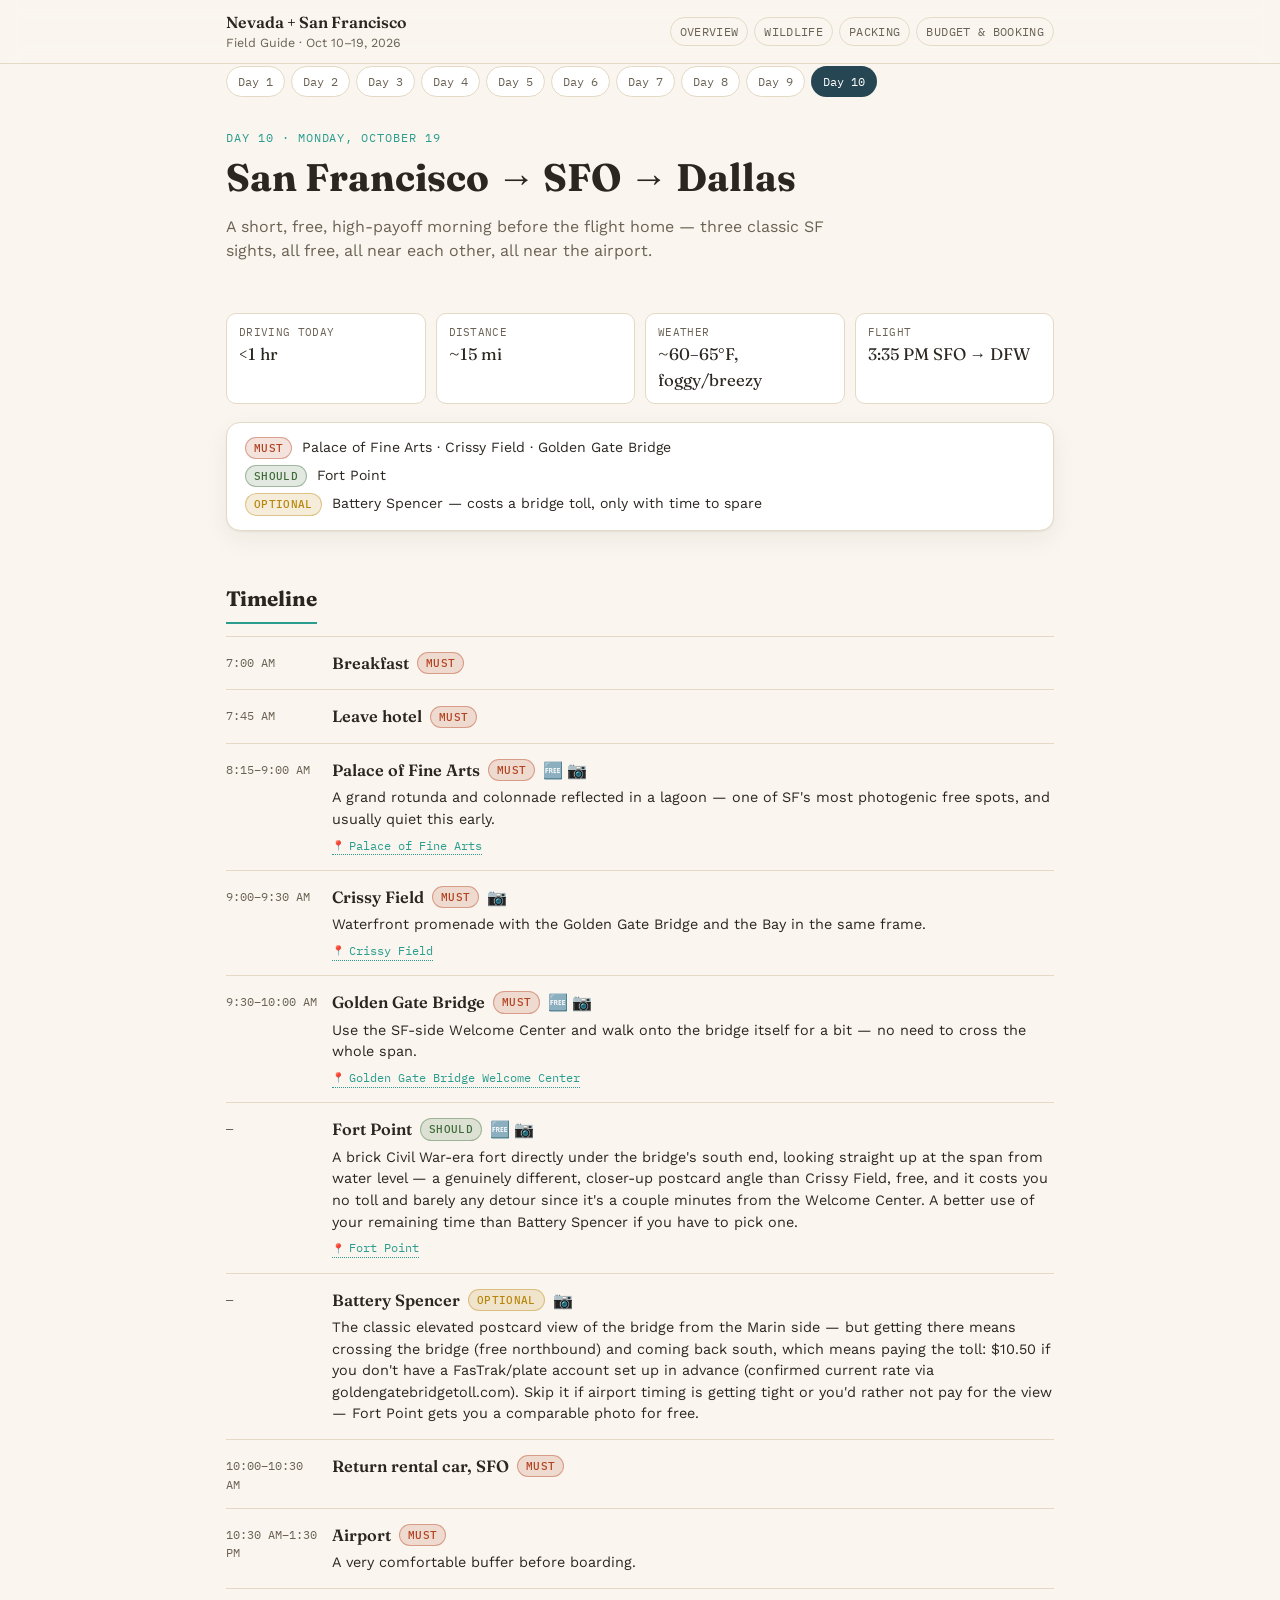
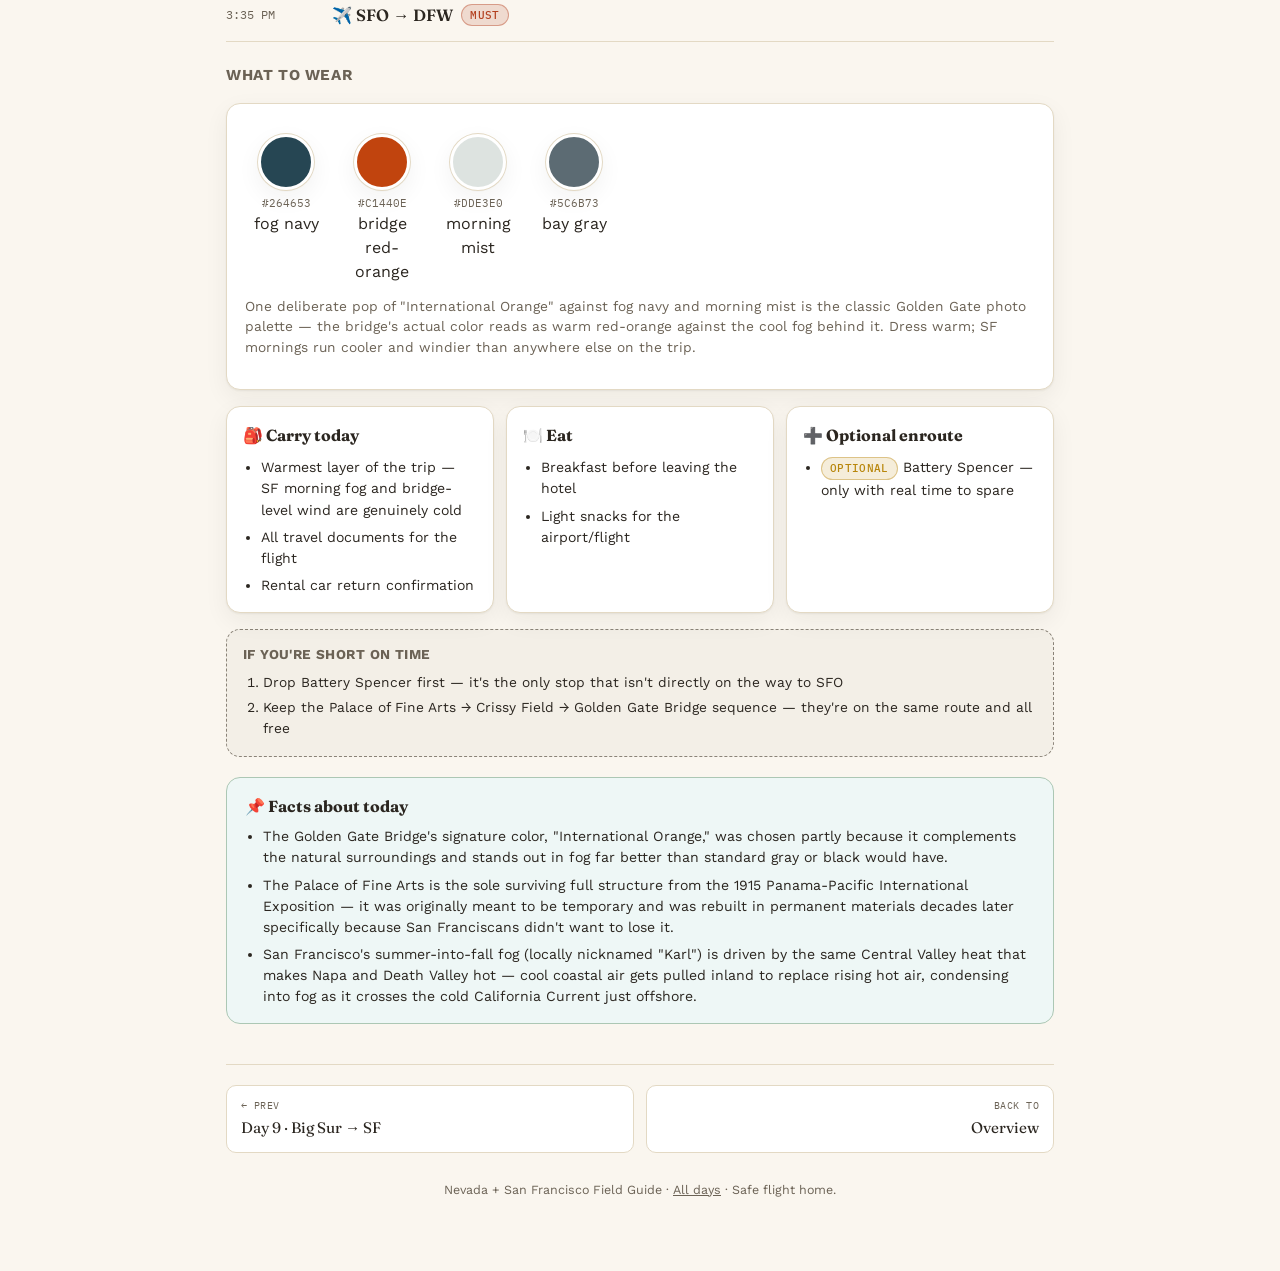
<file: day-10.html>
<!doctype html>
<html lang="en">
<head>
<meta charset="utf-8">
<meta name="viewport" content="width=device-width, initial-scale=1">
<title>Day 10 — San Francisco → Home | Nevada &amp; San Francisco Field Guide</title>
<link rel="stylesheet" href="styles.css">
</head>
<body style="--dc:#264653">

<div class="topbar"><div class="topbar-inner">
  <div class="brand">Nevada + San Francisco<span>Field Guide · Oct 10–19, 2026</span></div>
  <div class="topnav">
    <a href="index.html">Overview</a>
    <a href="wildlife.html">Wildlife</a>
    <a href="packing.html">Packing</a>
    <a href="budget.html">Budget &amp; Booking</a>
  </div>
</div></div>

<div class="wrap">

  <div class="pillnav-outer"><div class="pillnav">
    <a class="pill" href="day-1.html">Day 1</a>
    <a class="pill" href="day-2.html">Day 2</a>
    <a class="pill" href="day-3.html">Day 3</a>
    <a class="pill" href="day-4.html">Day 4</a>
    <a class="pill" href="day-5.html">Day 5</a>
    <a class="pill" href="day-6.html">Day 6</a>
    <a class="pill" href="day-7.html">Day 7</a>
    <a class="pill" href="day-8.html">Day 8</a>
    <a class="pill" href="day-9.html">Day 9</a>
    <a class="pill on" href="day-10.html" style="--dc:#264653">Day 10</a>
  </div></div>

  <div class="hero">
    <div class="kicker">Day 10 · Monday, October 19</div>
    <h1>San Francisco → SFO → Dallas</h1>
    <p class="sub">A short, free, high-payoff morning before the flight home — three classic SF sights, all free, all near each other, all near the airport.</p>
  </div>

  <div class="stats">
    <div class="stat"><div class="k">Driving today</div><div class="v">&lt;1 hr</div></div>
    <div class="stat"><div class="k">Distance</div><div class="v">~15 mi</div></div>
    <div class="stat"><div class="k">Weather</div><div class="v">~60–65°F, foggy/breezy</div></div>
    <div class="stat"><div class="k">Flight</div><div class="v">3:35 PM SFO → DFW</div></div>
  </div>

  <div class="glance">
    <div class="row"><span class="tag must">Must</span><span class="names">Palace of Fine Arts · Crissy Field · Golden Gate Bridge</span></div>
    <div class="row"><span class="tag should">Should</span><span class="names">Fort Point</span></div>
    <div class="row"><span class="tag optional">Optional</span><span class="names">Battery Spencer — costs a bridge toll, only with time to spare</span></div>
  </div>

  <h2 class="section">Timeline</h2>
  <div class="tl">

    <div class="tl-row">
      <div class="time">7:00 AM</div>
      <div>
        <div class="stopname">Breakfast <span class="tag must">Must</span></div>
      </div>
    </div>

    <div class="tl-row">
      <div class="time">7:45 AM</div>
      <div>
        <div class="stopname">Leave hotel <span class="tag must">Must</span></div>
      </div>
    </div>

    <div class="tl-row">
      <div class="time">8:15–9:00 AM</div>
      <div>
        <div class="stopname">Palace of Fine Arts <span class="tag must">Must</span> 🆓 📷</div>
        <div class="desc">A grand rotunda and colonnade reflected in a lagoon — one of SF's most photogenic free spots, and usually quiet this early.</div>
        <a class="maplink" href="https://www.google.com/maps/search/?api=1&query=Palace+of+Fine+Arts+San+Francisco">Palace of Fine Arts</a>
      </div>
    </div>

    <div class="tl-row">
      <div class="time">9:00–9:30 AM</div>
      <div>
        <div class="stopname">Crissy Field <span class="tag must">Must</span> 📷</div>
        <div class="desc">Waterfront promenade with the Golden Gate Bridge and the Bay in the same frame.</div>
        <a class="maplink" href="https://www.google.com/maps/search/?api=1&query=Crissy+Field+San+Francisco">Crissy Field</a>
      </div>
    </div>

    <div class="tl-row">
      <div class="time">9:30–10:00 AM</div>
      <div>
        <div class="stopname">Golden Gate Bridge <span class="tag must">Must</span> 🆓 📷</div>
        <div class="desc">Use the SF-side Welcome Center and walk onto the bridge itself for a bit — no need to cross the whole span.</div>
        <a class="maplink" href="https://www.google.com/maps/search/?api=1&query=Golden+Gate+Bridge+Welcome+Center">Golden Gate Bridge Welcome Center</a>
      </div>
    </div>

    <div class="tl-row">
      <div class="time">—</div>
      <div>
        <div class="stopname">Fort Point <span class="tag should">Should</span> 🆓 📷</div>
        <div class="desc">A brick Civil War-era fort directly under the bridge's south end, looking straight up at the span from water level — a genuinely different, closer-up postcard angle than Crissy Field, free, and it costs you no toll and barely any detour since it's a couple minutes from the Welcome Center. A better use of your remaining time than Battery Spencer if you have to pick one.</div>
        <a class="maplink" href="https://www.google.com/maps/search/?api=1&query=Fort+Point+San+Francisco">Fort Point</a>
      </div>
    </div>

    <div class="tl-row">
      <div class="time">—</div>
      <div>
        <div class="stopname">Battery Spencer <span class="tag optional">Optional</span> 📷</div>
        <div class="desc">The classic elevated postcard view of the bridge from the Marin side — but getting there means crossing the bridge (free northbound) and coming back south, which means paying the toll: $10.50 if you don't have a FasTrak/plate account set up in advance (confirmed current rate via goldengatebridgetoll.com). Skip it if airport timing is getting tight or you'd rather not pay for the view — Fort Point gets you a comparable photo for free.</div>
      </div>
    </div>

    <div class="tl-row">
      <div class="time">10:00–10:30 AM</div>
      <div>
        <div class="stopname">Return rental car, SFO <span class="tag must">Must</span></div>
      </div>
    </div>

    <div class="tl-row">
      <div class="time">10:30 AM–1:30 PM</div>
      <div>
        <div class="stopname">Airport <span class="tag must">Must</span></div>
        <div class="desc">A very comfortable buffer before boarding.</div>
      </div>
    </div>

    <div class="tl-row">
      <div class="time">3:35 PM</div>
      <div>
        <div class="stopname">✈️ SFO → DFW <span class="tag must">Must</span></div>
      </div>
    </div>

  </div>

  <h3 class="sub">What to wear</h3>
  <div class="wear">
    <div class="swatches">
      <div class="sw"><div class="chip" style="background:#264653"></div><div class="hex">#264653</div>fog navy</div>
      <div class="sw"><div class="chip" style="background:#C1440E"></div><div class="hex">#C1440E</div>bridge red-orange</div>
      <div class="sw"><div class="chip" style="background:#DDE3E0"></div><div class="hex">#DDE3E0</div>morning mist</div>
      <div class="sw"><div class="chip" style="background:#5C6B73"></div><div class="hex">#5C6B73</div>bay gray</div>
    </div>
    <p class="why">One deliberate pop of "International Orange" against fog navy and morning mist is the classic Golden Gate photo palette — the bridge's actual color reads as warm red-orange against the cool fog behind it. Dress warm; SF mornings run cooler and windier than anywhere else on the trip.</p>
  </div>

  <div class="grid3">
    <div class="card">
      <h4>🎒 Carry today</h4>
      <ul>
        <li>Warmest layer of the trip — SF morning fog and bridge-level wind are genuinely cold</li>
        <li>All travel documents for the flight</li>
        <li>Rental car return confirmation</li>
      </ul>
    </div>
    <div class="card">
      <h4>🍽️ Eat</h4>
      <ul>
        <li>Breakfast before leaving the hotel</li>
        <li>Light snacks for the airport/flight</li>
      </ul>
    </div>
    <div class="card">
      <h4>➕ Optional enroute</h4>
      <ul>
        <li><span class="tag optional">Optional</span> Battery Spencer — only with real time to spare</li>
      </ul>
    </div>
  </div>

  <div class="cutbox">
    <h4>If you're short on time</h4>
    <ol>
      <li>Drop Battery Spencer first — it's the only stop that isn't directly on the way to SFO</li>
      <li>Keep the Palace of Fine Arts → Crissy Field → Golden Gate Bridge sequence — they're on the same route and all free</li>
    </ol>
  </div>

  <div class="facts">
    <h4>📌 Facts about today</h4>
    <ul>
      <li>The Golden Gate Bridge's signature color, "International Orange," was chosen partly because it complements the natural surroundings and stands out in fog far better than standard gray or black would have.</li>
      <li>The Palace of Fine Arts is the sole surviving full structure from the 1915 Panama-Pacific International Exposition — it was originally meant to be temporary and was rebuilt in permanent materials decades later specifically because San Franciscans didn't want to lose it.</li>
      <li>San Francisco's summer-into-fall fog (locally nicknamed "Karl") is driven by the same Central Valley heat that makes Napa and Death Valley hot — cool coastal air gets pulled inland to replace rising hot air, condensing into fog as it crosses the cold California Current just offshore.</li>
    </ul>
  </div>

  <div class="pagenav">
    <a class="prev" href="day-9.html"><span class="lbl">← Prev</span><span class="nm">Day 9 · Big Sur → SF</span></a>
    <a class="next" href="index.html"><span class="lbl">Back to</span><span class="nm">Overview</span></a>
  </div>

  <footer class="pf">Nevada + San Francisco Field Guide · <a href="index.html">All days</a> · Safe flight home.</footer>
</div>
</body>
</html>
</file>
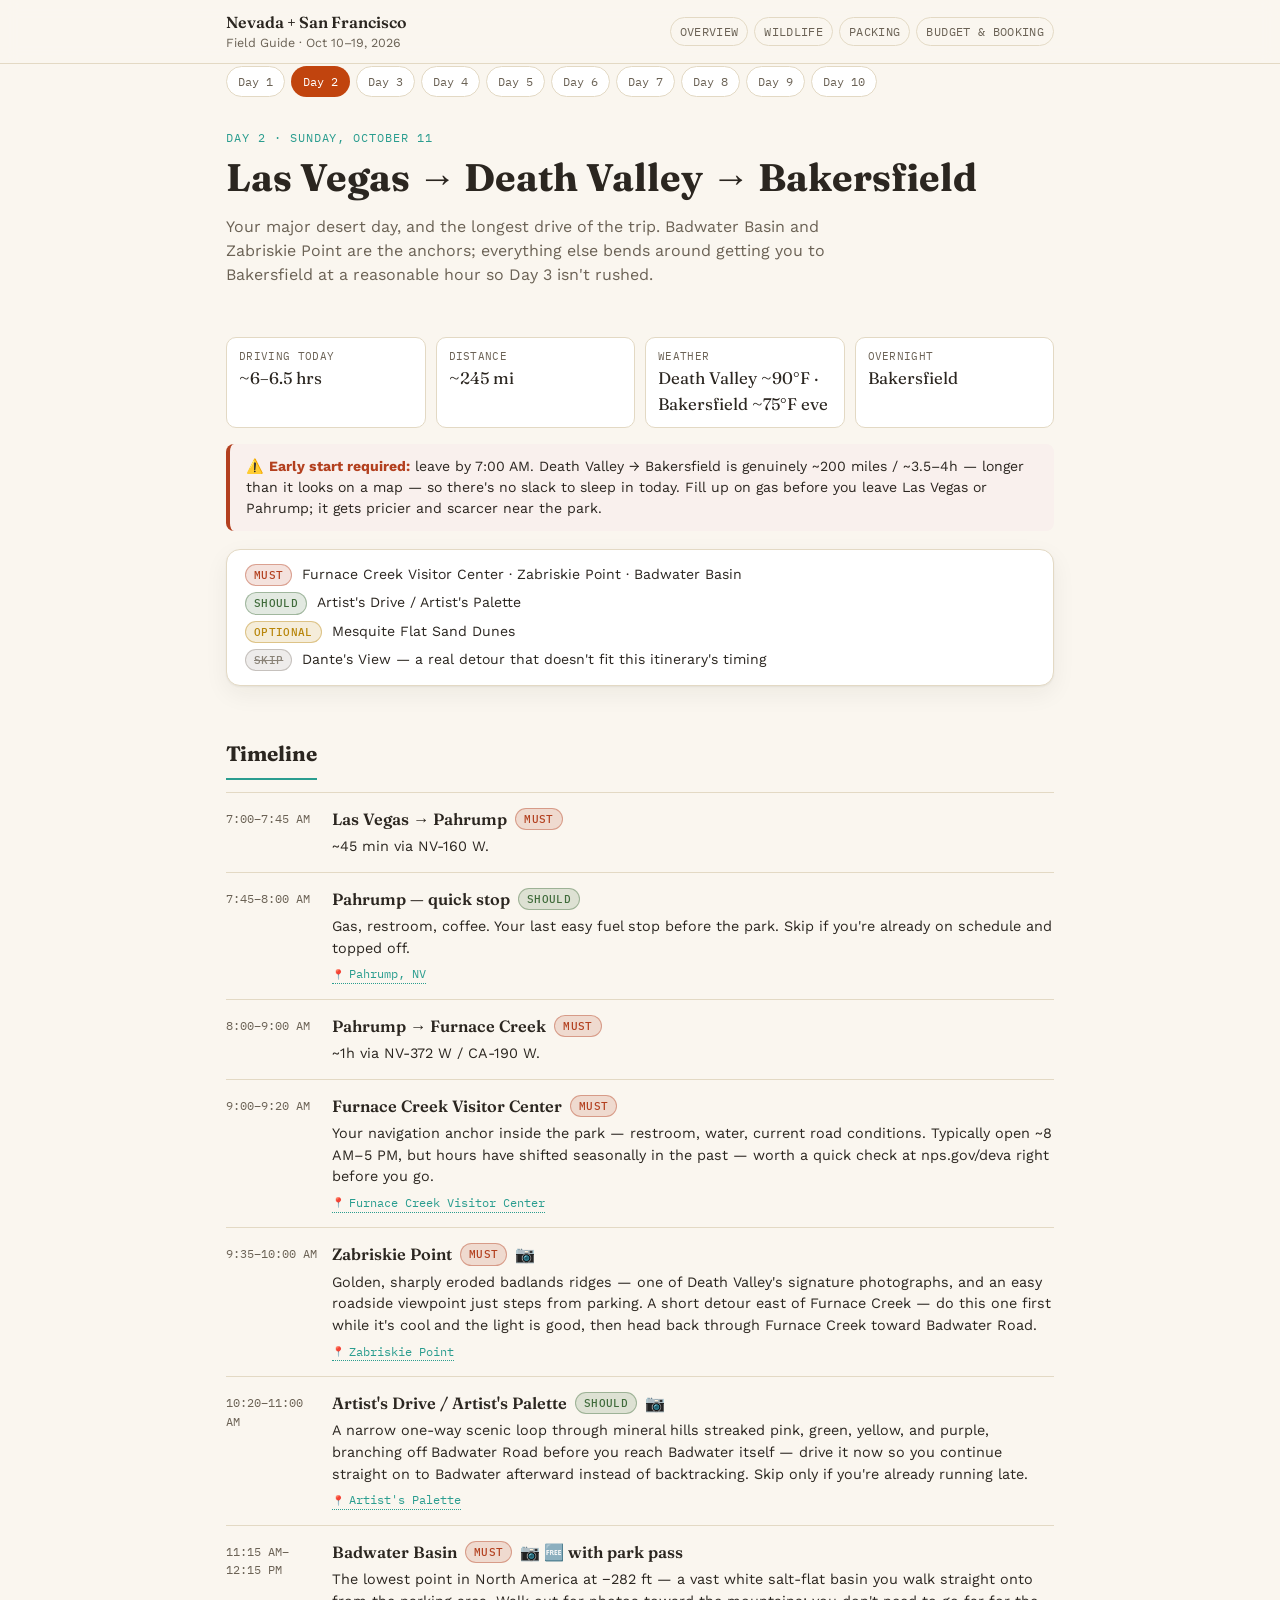
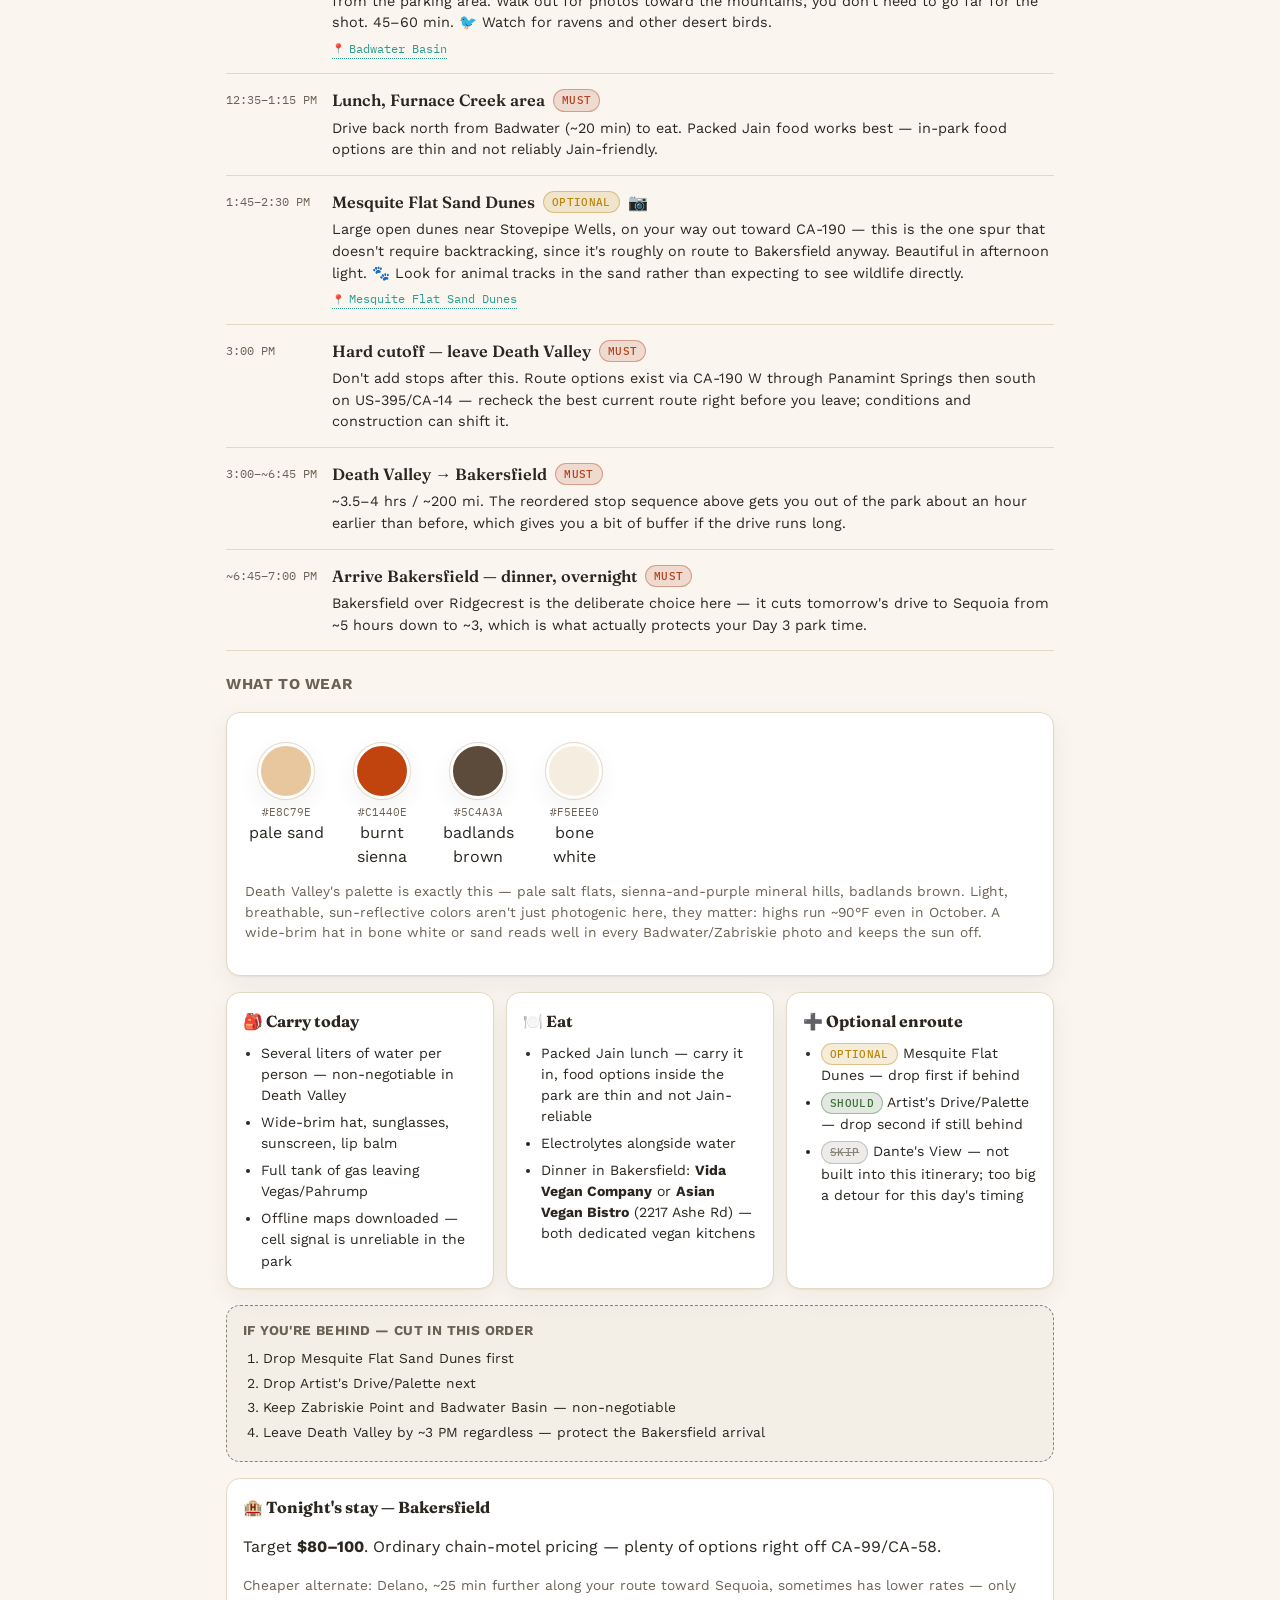
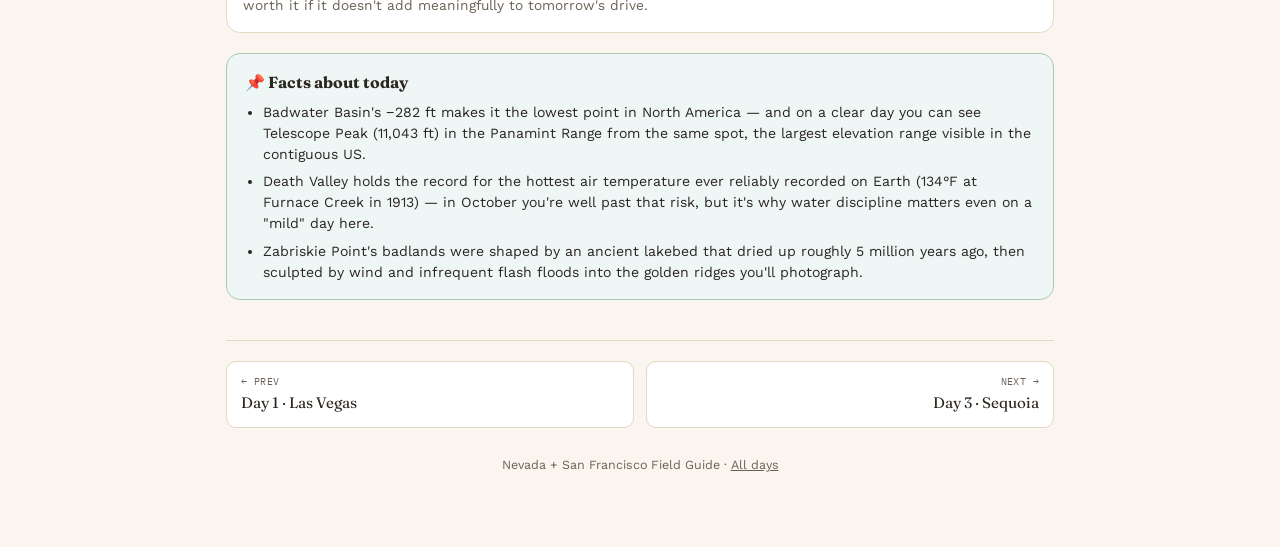
<file: day-2.html>
<!doctype html>
<html lang="en">
<head>
<meta charset="utf-8">
<meta name="viewport" content="width=device-width, initial-scale=1">
<title>Day 2 — Death Valley → Bakersfield | Nevada &amp; San Francisco Field Guide</title>
<link rel="stylesheet" href="styles.css">
</head>
<body style="--dc:#C1440E">

<div class="topbar"><div class="topbar-inner">
  <div class="brand">Nevada + San Francisco<span>Field Guide · Oct 10–19, 2026</span></div>
  <div class="topnav">
    <a href="index.html">Overview</a>
    <a href="wildlife.html">Wildlife</a>
    <a href="packing.html">Packing</a>
    <a href="budget.html">Budget &amp; Booking</a>
  </div>
</div></div>

<div class="wrap">

  <div class="pillnav-outer"><div class="pillnav">
    <a class="pill" href="day-1.html">Day 1</a>
    <a class="pill on" href="day-2.html" style="--dc:#C1440E">Day 2</a>
    <a class="pill" href="day-3.html">Day 3</a>
    <a class="pill" href="day-4.html">Day 4</a>
    <a class="pill" href="day-5.html">Day 5</a>
    <a class="pill" href="day-6.html">Day 6</a>
    <a class="pill" href="day-7.html">Day 7</a>
    <a class="pill" href="day-8.html">Day 8</a>
    <a class="pill" href="day-9.html">Day 9</a>
    <a class="pill" href="day-10.html">Day 10</a>
  </div></div>

  <div class="hero">
    <div class="kicker">Day 2 · Sunday, October 11</div>
    <h1>Las Vegas → Death Valley → Bakersfield</h1>
    <p class="sub">Your major desert day, and the longest drive of the trip. Badwater Basin and Zabriskie Point are the anchors; everything else bends around getting you to Bakersfield at a reasonable hour so Day 3 isn't rushed.</p>
  </div>

  <div class="stats">
    <div class="stat"><div class="k">Driving today</div><div class="v">~6–6.5 hrs</div></div>
    <div class="stat"><div class="k">Distance</div><div class="v">~245 mi</div></div>
    <div class="stat"><div class="k">Weather</div><div class="v">Death Valley ~90°F · Bakersfield ~75°F eve</div></div>
    <div class="stat"><div class="k">Overnight</div><div class="v">Bakersfield</div></div>
  </div>

  <div class="alert">⚠️ <b>Early start required:</b> leave by 7:00 AM. Death Valley → Bakersfield is genuinely ~200 miles / ~3.5–4h — longer than it looks on a map — so there's no slack to sleep in today. Fill up on gas before you leave Las Vegas or Pahrump; it gets pricier and scarcer near the park.</div>

  <div class="glance">
    <div class="row"><span class="tag must">Must</span><span class="names">Furnace Creek Visitor Center · Zabriskie Point · Badwater Basin</span></div>
    <div class="row"><span class="tag should">Should</span><span class="names">Artist's Drive / Artist's Palette</span></div>
    <div class="row"><span class="tag optional">Optional</span><span class="names">Mesquite Flat Sand Dunes</span></div>
    <div class="row"><span class="tag skip">Skip</span><span class="names">Dante's View — a real detour that doesn't fit this itinerary's timing</span></div>
  </div>

  <h2 class="section">Timeline</h2>
  <div class="tl">

    <div class="tl-row">
      <div class="time">7:00–7:45 AM</div>
      <div>
        <div class="stopname">Las Vegas → Pahrump <span class="tag must">Must</span></div>
        <div class="desc">~45 min via NV-160 W.</div>
      </div>
    </div>

    <div class="tl-row">
      <div class="time">7:45–8:00 AM</div>
      <div>
        <div class="stopname">Pahrump — quick stop <span class="tag should">Should</span></div>
        <div class="desc">Gas, restroom, coffee. Your last easy fuel stop before the park. Skip if you're already on schedule and topped off.</div>
        <a class="maplink" href="https://www.google.com/maps/search/?api=1&query=Pahrump+NV">Pahrump, NV</a>
      </div>
    </div>

    <div class="tl-row">
      <div class="time">8:00–9:00 AM</div>
      <div>
        <div class="stopname">Pahrump → Furnace Creek <span class="tag must">Must</span></div>
        <div class="desc">~1h via NV-372 W / CA-190 W.</div>
      </div>
    </div>

    <div class="tl-row">
      <div class="time">9:00–9:20 AM</div>
      <div>
        <div class="stopname">Furnace Creek Visitor Center <span class="tag must">Must</span></div>
        <div class="desc">Your navigation anchor inside the park — restroom, water, current road conditions. Typically open ~8 AM–5 PM, but hours have shifted seasonally in the past — worth a quick check at nps.gov/deva right before you go.</div>
        <a class="maplink" href="https://www.google.com/maps/search/?api=1&query=Furnace+Creek+Visitor+Center">Furnace Creek Visitor Center</a>
      </div>
    </div>

    <div class="tl-row">
      <div class="time">9:35–10:00 AM</div>
      <div>
        <div class="stopname">Zabriskie Point <span class="tag must">Must</span> 📷</div>
        <div class="desc">Golden, sharply eroded badlands ridges — one of Death Valley's signature photographs, and an easy roadside viewpoint just steps from parking. A short detour east of Furnace Creek — do this one first while it's cool and the light is good, then head back through Furnace Creek toward Badwater Road.</div>
        <a class="maplink" href="https://www.google.com/maps/search/?api=1&query=Zabriskie+Point">Zabriskie Point</a>
      </div>
    </div>

    <div class="tl-row">
      <div class="time">10:20–11:00 AM</div>
      <div>
        <div class="stopname">Artist's Drive / Artist's Palette <span class="tag should">Should</span> 📷</div>
        <div class="desc">A narrow one-way scenic loop through mineral hills streaked pink, green, yellow, and purple, branching off Badwater Road before you reach Badwater itself — drive it now so you continue straight on to Badwater afterward instead of backtracking. Skip only if you're already running late.</div>
        <a class="maplink" href="https://www.google.com/maps/search/?api=1&query=Artists+Palette+Death+Valley">Artist's Palette</a>
      </div>
    </div>

    <div class="tl-row">
      <div class="time">11:15 AM–12:15 PM</div>
      <div>
        <div class="stopname">Badwater Basin <span class="tag must">Must</span> 📷 🆓 with park pass</div>
        <div class="desc">The lowest point in North America at −282 ft — a vast white salt-flat basin you walk straight onto from the parking area. Walk out for photos toward the mountains; you don't need to go far for the shot. 45–60 min. 🐦 Watch for ravens and other desert birds.</div>
        <a class="maplink" href="https://www.google.com/maps/search/?api=1&query=Badwater+Basin">Badwater Basin</a>
      </div>
    </div>

    <div class="tl-row">
      <div class="time">12:35–1:15 PM</div>
      <div>
        <div class="stopname">Lunch, Furnace Creek area <span class="tag must">Must</span></div>
        <div class="desc">Drive back north from Badwater (~20 min) to eat. Packed Jain food works best — in-park food options are thin and not reliably Jain-friendly.</div>
      </div>
    </div>

    <div class="tl-row">
      <div class="time">1:45–2:30 PM</div>
      <div>
        <div class="stopname">Mesquite Flat Sand Dunes <span class="tag optional">Optional</span> 📷</div>
        <div class="desc">Large open dunes near Stovepipe Wells, on your way out toward CA-190 — this is the one spur that doesn't require backtracking, since it's roughly on route to Bakersfield anyway. Beautiful in afternoon light. 🐾 Look for animal tracks in the sand rather than expecting to see wildlife directly.</div>
        <a class="maplink" href="https://www.google.com/maps/search/?api=1&query=Mesquite+Flat+Sand+Dunes">Mesquite Flat Sand Dunes</a>
      </div>
    </div>

    <div class="tl-row">
      <div class="time">3:00 PM</div>
      <div>
        <div class="stopname">Hard cutoff — leave Death Valley <span class="tag must">Must</span></div>
        <div class="desc">Don't add stops after this. Route options exist via CA-190 W through Panamint Springs then south on US-395/CA-14 — recheck the best current route right before you leave; conditions and construction can shift it.</div>
      </div>
    </div>

    <div class="tl-row">
      <div class="time">3:00–~6:45 PM</div>
      <div>
        <div class="stopname">Death Valley → Bakersfield <span class="tag must">Must</span></div>
        <div class="desc">~3.5–4 hrs / ~200 mi. The reordered stop sequence above gets you out of the park about an hour earlier than before, which gives you a bit of buffer if the drive runs long.</div>
      </div>
    </div>

    <div class="tl-row">
      <div class="time">~6:45–7:00 PM</div>
      <div>
        <div class="stopname">Arrive Bakersfield — dinner, overnight <span class="tag must">Must</span></div>
        <div class="desc">Bakersfield over Ridgecrest is the deliberate choice here — it cuts tomorrow's drive to Sequoia from ~5 hours down to ~3, which is what actually protects your Day 3 park time.</div>
      </div>
    </div>

  </div>

  <h3 class="sub">What to wear</h3>
  <div class="wear">
    <div class="swatches">
      <div class="sw"><div class="chip" style="background:#E8C79E"></div><div class="hex">#E8C79E</div>pale sand</div>
      <div class="sw"><div class="chip" style="background:#C1440E"></div><div class="hex">#C1440E</div>burnt sienna</div>
      <div class="sw"><div class="chip" style="background:#5C4A3A"></div><div class="hex">#5C4A3A</div>badlands brown</div>
      <div class="sw"><div class="chip" style="background:#F5EEE0"></div><div class="hex">#F5EEE0</div>bone white</div>
    </div>
    <p class="why">Death Valley's palette is exactly this — pale salt flats, sienna-and-purple mineral hills, badlands brown. Light, breathable, sun-reflective colors aren't just photogenic here, they matter: highs run ~90°F even in October. A wide-brim hat in bone white or sand reads well in every Badwater/Zabriskie photo and keeps the sun off.</p>
  </div>

  <div class="grid3">
    <div class="card">
      <h4>🎒 Carry today</h4>
      <ul>
        <li>Several liters of water per person — non-negotiable in Death Valley</li>
        <li>Wide-brim hat, sunglasses, sunscreen, lip balm</li>
        <li>Full tank of gas leaving Vegas/Pahrump</li>
        <li>Offline maps downloaded — cell signal is unreliable in the park</li>
      </ul>
    </div>
    <div class="card">
      <h4>🍽️ Eat</h4>
      <ul>
        <li>Packed Jain lunch — carry it in, food options inside the park are thin and not Jain-reliable</li>
        <li>Electrolytes alongside water</li>
        <li>Dinner in Bakersfield: <b>Vida Vegan Company</b> or <b>Asian Vegan Bistro</b> (2217 Ashe Rd) — both dedicated vegan kitchens</li>
      </ul>
    </div>
    <div class="card">
      <h4>➕ Optional enroute</h4>
      <ul>
        <li><span class="tag optional">Optional</span> Mesquite Flat Dunes — drop first if behind</li>
        <li><span class="tag should">Should</span> Artist's Drive/Palette — drop second if still behind</li>
        <li><span class="tag skip">Skip</span> Dante's View — not built into this itinerary; too big a detour for this day's timing</li>
      </ul>
    </div>
  </div>

  <div class="cutbox">
    <h4>If you're behind — cut in this order</h4>
    <ol>
      <li>Drop Mesquite Flat Sand Dunes first</li>
      <li>Drop Artist's Drive/Palette next</li>
      <li>Keep Zabriskie Point and Badwater Basin — non-negotiable</li>
      <li>Leave Death Valley by ~3 PM regardless — protect the Bakersfield arrival</li>
    </ol>
  </div>

  <div class="lodge">
    <h4>🏨 Tonight's stay — Bakersfield</h4>
    <p>Target <b>$80–100</b>. Ordinary chain-motel pricing — plenty of options right off CA-99/CA-58.</p>
    <div class="alt">Cheaper alternate: Delano, ~25 min further along your route toward Sequoia, sometimes has lower rates — only worth it if it doesn't add meaningfully to tomorrow's drive.</div>
  </div>

  <div class="facts">
    <h4>📌 Facts about today</h4>
    <ul>
      <li>Badwater Basin's −282 ft makes it the lowest point in North America — and on a clear day you can see Telescope Peak (11,043 ft) in the Panamint Range from the same spot, the largest elevation range visible in the contiguous US.</li>
      <li>Death Valley holds the record for the hottest air temperature ever reliably recorded on Earth (134°F at Furnace Creek in 1913) — in October you're well past that risk, but it's why water discipline matters even on a "mild" day here.</li>
      <li>Zabriskie Point's badlands were shaped by an ancient lakebed that dried up roughly 5 million years ago, then sculpted by wind and infrequent flash floods into the golden ridges you'll photograph.</li>
    </ul>
  </div>

  <div class="pagenav">
    <a class="prev" href="day-1.html"><span class="lbl">← Prev</span><span class="nm">Day 1 · Las Vegas</span></a>
    <a class="next" href="day-3.html"><span class="lbl">Next →</span><span class="nm">Day 3 · Sequoia</span></a>
  </div>

  <footer class="pf">Nevada + San Francisco Field Guide · <a href="index.html">All days</a></footer>
</div>
</body>
</html>
</file>
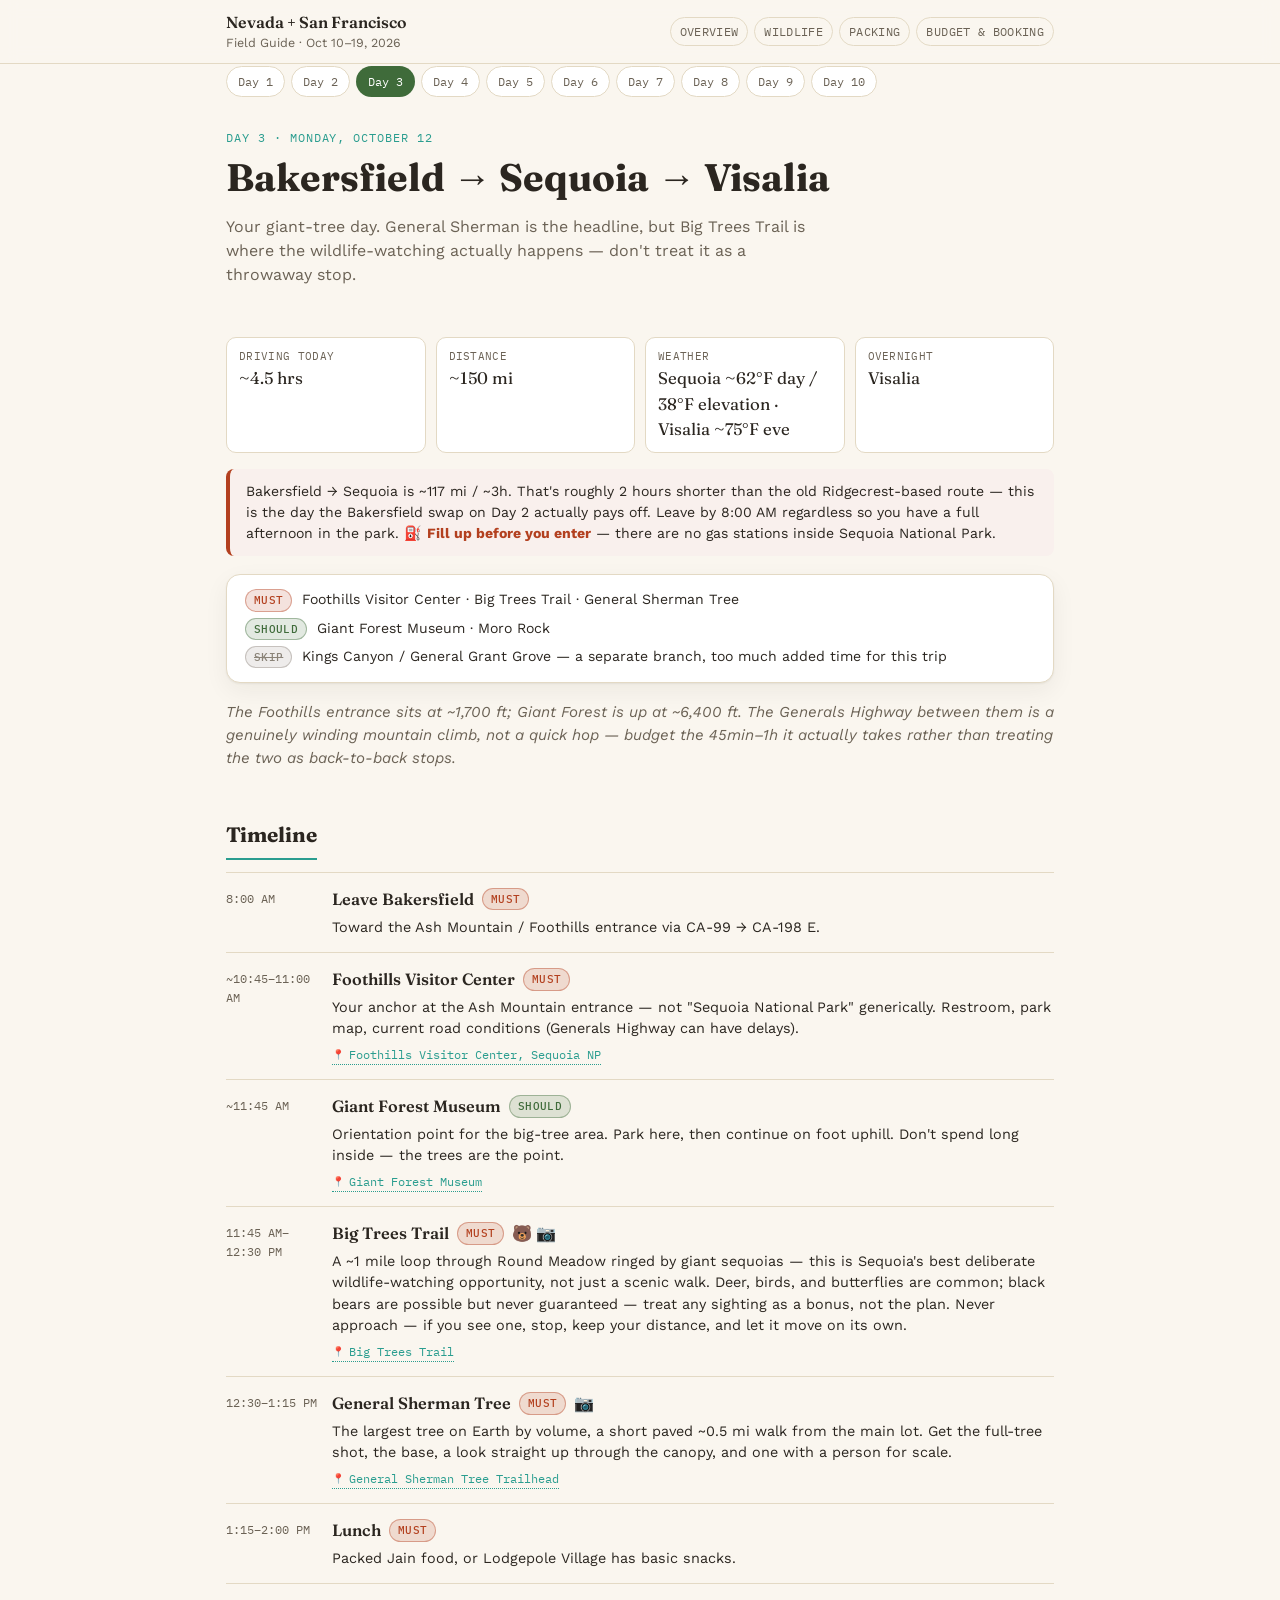
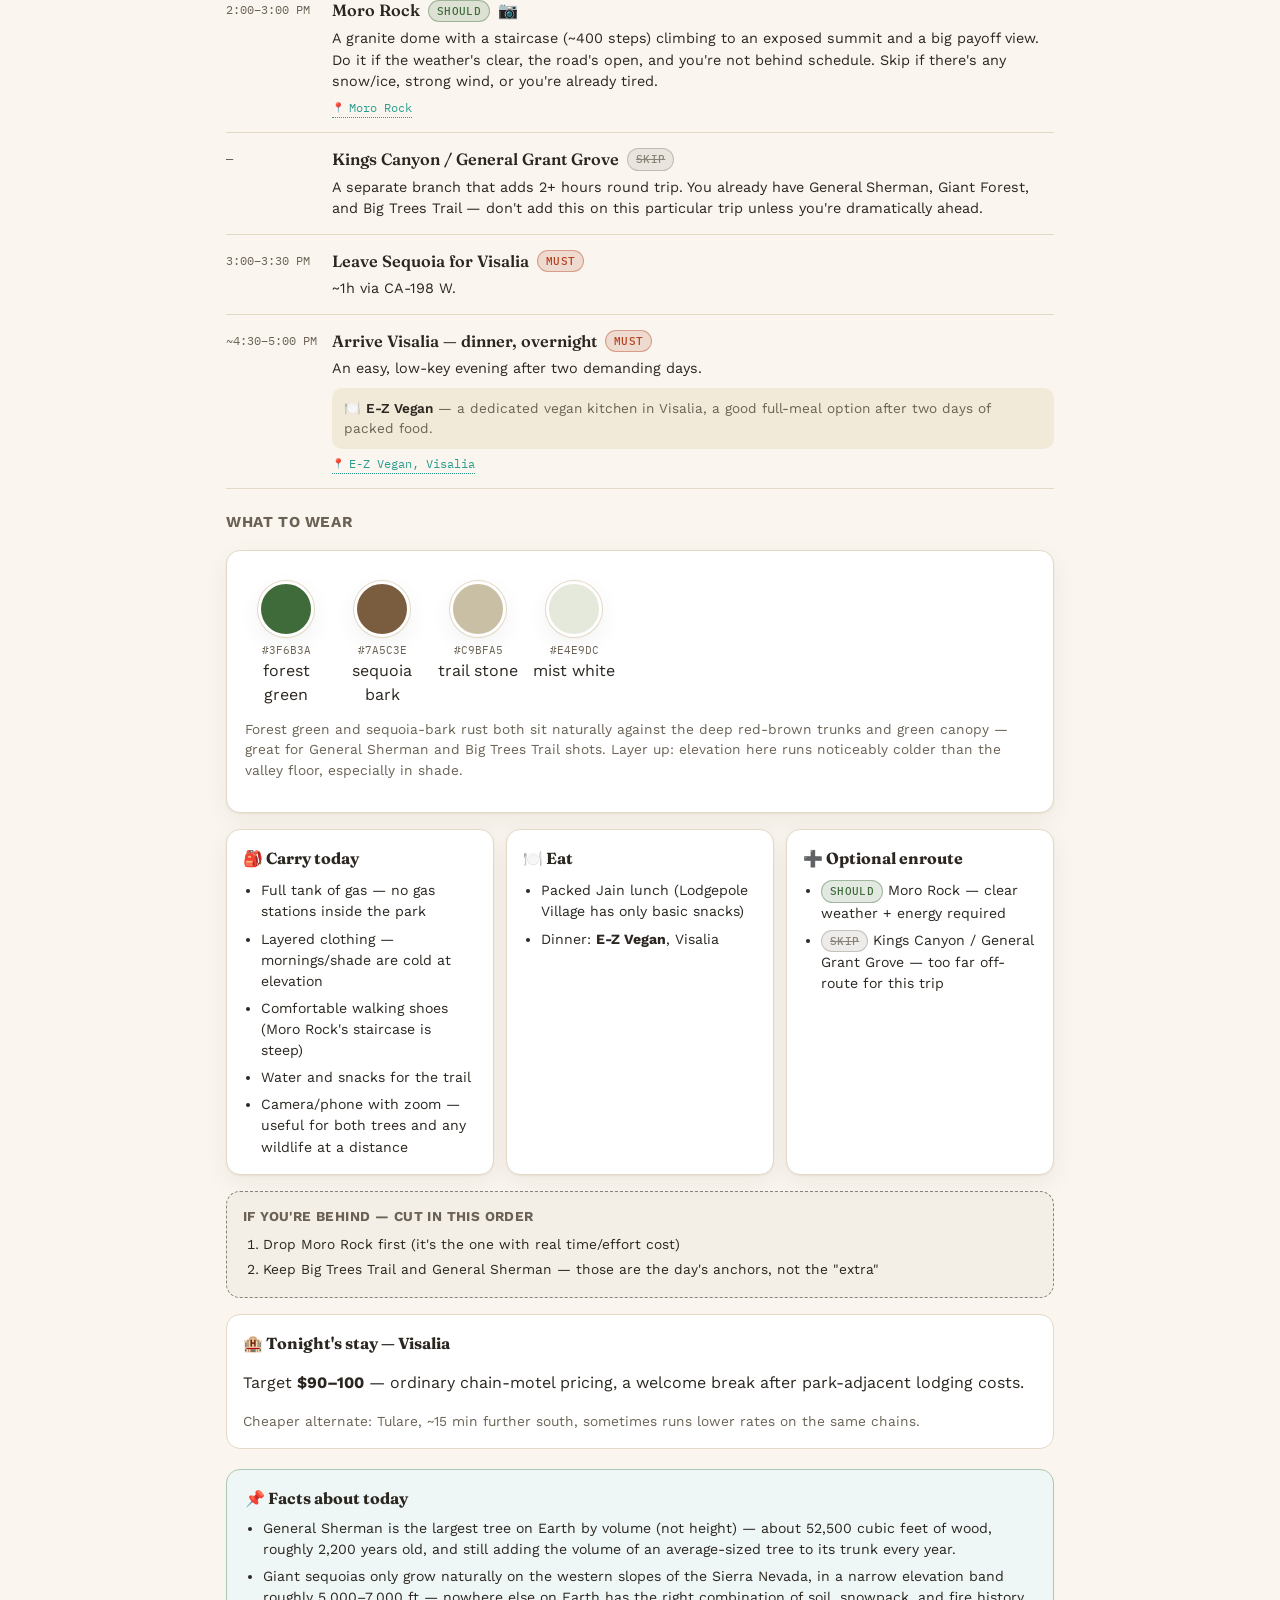
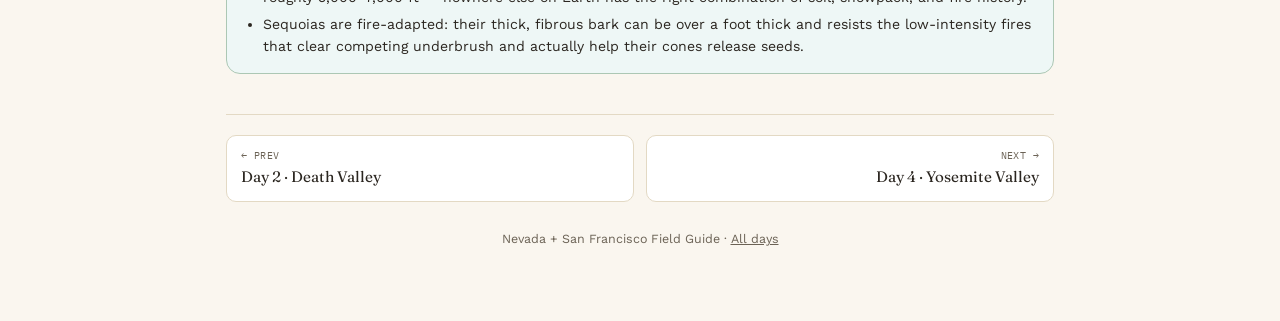
<file: day-3.html>
<!doctype html>
<html lang="en">
<head>
<meta charset="utf-8">
<meta name="viewport" content="width=device-width, initial-scale=1">
<title>Day 3 — Sequoia | Nevada &amp; San Francisco Field Guide</title>
<link rel="stylesheet" href="styles.css">
</head>
<body style="--dc:#3F6B3A">

<div class="topbar"><div class="topbar-inner">
  <div class="brand">Nevada + San Francisco<span>Field Guide · Oct 10–19, 2026</span></div>
  <div class="topnav">
    <a href="index.html">Overview</a>
    <a href="wildlife.html">Wildlife</a>
    <a href="packing.html">Packing</a>
    <a href="budget.html">Budget &amp; Booking</a>
  </div>
</div></div>

<div class="wrap">

  <div class="pillnav-outer"><div class="pillnav">
    <a class="pill" href="day-1.html">Day 1</a>
    <a class="pill" href="day-2.html">Day 2</a>
    <a class="pill on" href="day-3.html" style="--dc:#3F6B3A">Day 3</a>
    <a class="pill" href="day-4.html">Day 4</a>
    <a class="pill" href="day-5.html">Day 5</a>
    <a class="pill" href="day-6.html">Day 6</a>
    <a class="pill" href="day-7.html">Day 7</a>
    <a class="pill" href="day-8.html">Day 8</a>
    <a class="pill" href="day-9.html">Day 9</a>
    <a class="pill" href="day-10.html">Day 10</a>
  </div></div>

  <div class="hero">
    <div class="kicker">Day 3 · Monday, October 12</div>
    <h1>Bakersfield → Sequoia → Visalia</h1>
    <p class="sub">Your giant-tree day. General Sherman is the headline, but Big Trees Trail is where the wildlife-watching actually happens — don't treat it as a throwaway stop.</p>
  </div>

  <div class="stats">
    <div class="stat"><div class="k">Driving today</div><div class="v">~4.5 hrs</div></div>
    <div class="stat"><div class="k">Distance</div><div class="v">~150 mi</div></div>
    <div class="stat"><div class="k">Weather</div><div class="v">Sequoia ~62°F day / 38°F elevation · Visalia ~75°F eve</div></div>
    <div class="stat"><div class="k">Overnight</div><div class="v">Visalia</div></div>
  </div>

  <div class="alert">Bakersfield → Sequoia is ~117 mi / ~3h. That's roughly 2 hours shorter than the old Ridgecrest-based route — this is the day the Bakersfield swap on Day 2 actually pays off. Leave by 8:00 AM regardless so you have a full afternoon in the park. ⛽ <b>Fill up before you enter</b> — there are no gas stations inside Sequoia National Park.</div>

  <div class="glance">
    <div class="row"><span class="tag must">Must</span><span class="names">Foothills Visitor Center · Big Trees Trail · General Sherman Tree</span></div>
    <div class="row"><span class="tag should">Should</span><span class="names">Giant Forest Museum · Moro Rock</span></div>
    <div class="row"><span class="tag skip">Skip</span><span class="names">Kings Canyon / General Grant Grove — a separate branch, too much added time for this trip</span></div>
  </div>

  <p class="italic-note">The Foothills entrance sits at ~1,700 ft; Giant Forest is up at ~6,400 ft. The Generals Highway between them is a genuinely winding mountain climb, not a quick hop — budget the 45min–1h it actually takes rather than treating the two as back-to-back stops.</p>

  <h2 class="section">Timeline</h2>
  <div class="tl">

    <div class="tl-row">
      <div class="time">8:00 AM</div>
      <div>
        <div class="stopname">Leave Bakersfield <span class="tag must">Must</span></div>
        <div class="desc">Toward the Ash Mountain / Foothills entrance via CA-99 → CA-198 E.</div>
      </div>
    </div>

    <div class="tl-row">
      <div class="time">~10:45–11:00 AM</div>
      <div>
        <div class="stopname">Foothills Visitor Center <span class="tag must">Must</span></div>
        <div class="desc">Your anchor at the Ash Mountain entrance — not "Sequoia National Park" generically. Restroom, park map, current road conditions (Generals Highway can have delays).</div>
        <a class="maplink" href="https://www.google.com/maps/search/?api=1&query=Foothills+Visitor+Center+Sequoia+National+Park">Foothills Visitor Center, Sequoia NP</a>
      </div>
    </div>

    <div class="tl-row">
      <div class="time">~11:45 AM</div>
      <div>
        <div class="stopname">Giant Forest Museum <span class="tag should">Should</span></div>
        <div class="desc">Orientation point for the big-tree area. Park here, then continue on foot uphill. Don't spend long inside — the trees are the point.</div>
        <a class="maplink" href="https://www.google.com/maps/search/?api=1&query=Giant+Forest+Museum">Giant Forest Museum</a>
      </div>
    </div>

    <div class="tl-row">
      <div class="time">11:45 AM–12:30 PM</div>
      <div>
        <div class="stopname">Big Trees Trail <span class="tag must">Must</span> 🐻 📷</div>
        <div class="desc">A ~1 mile loop through Round Meadow ringed by giant sequoias — this is Sequoia's best deliberate wildlife-watching opportunity, not just a scenic walk. Deer, birds, and butterflies are common; black bears are possible but never guaranteed — treat any sighting as a bonus, not the plan. Never approach — if you see one, stop, keep your distance, and let it move on its own.</div>
        <a class="maplink" href="https://www.google.com/maps/search/?api=1&query=Big+Trees+Trail+Sequoia+National+Park">Big Trees Trail</a>
      </div>
    </div>

    <div class="tl-row">
      <div class="time">12:30–1:15 PM</div>
      <div>
        <div class="stopname">General Sherman Tree <span class="tag must">Must</span> 📷</div>
        <div class="desc">The largest tree on Earth by volume, a short paved ~0.5 mi walk from the main lot. Get the full-tree shot, the base, a look straight up through the canopy, and one with a person for scale.</div>
        <a class="maplink" href="https://www.google.com/maps/search/?api=1&query=General+Sherman+Tree+Trailhead+Parking">General Sherman Tree Trailhead</a>
      </div>
    </div>

    <div class="tl-row">
      <div class="time">1:15–2:00 PM</div>
      <div>
        <div class="stopname">Lunch <span class="tag must">Must</span></div>
        <div class="desc">Packed Jain food, or Lodgepole Village has basic snacks.</div>
      </div>
    </div>

    <div class="tl-row">
      <div class="time">2:00–3:00 PM</div>
      <div>
        <div class="stopname">Moro Rock <span class="tag should">Should</span> 📷</div>
        <div class="desc">A granite dome with a staircase (~400 steps) climbing to an exposed summit and a big payoff view. Do it if the weather's clear, the road's open, and you're not behind schedule. Skip if there's any snow/ice, strong wind, or you're already tired.</div>
        <a class="maplink" href="https://www.google.com/maps/search/?api=1&query=Moro+Rock">Moro Rock</a>
      </div>
    </div>

    <div class="tl-row">
      <div class="time">—</div>
      <div>
        <div class="stopname">Kings Canyon / General Grant Grove <span class="tag skip">Skip</span></div>
        <div class="desc">A separate branch that adds 2+ hours round trip. You already have General Sherman, Giant Forest, and Big Trees Trail — don't add this on this particular trip unless you're dramatically ahead.</div>
      </div>
    </div>

    <div class="tl-row">
      <div class="time">3:00–3:30 PM</div>
      <div>
        <div class="stopname">Leave Sequoia for Visalia <span class="tag must">Must</span></div>
        <div class="desc">~1h via CA-198 W.</div>
      </div>
    </div>

    <div class="tl-row">
      <div class="time">~4:30–5:00 PM</div>
      <div>
        <div class="stopname">Arrive Visalia — dinner, overnight <span class="tag must">Must</span></div>
        <div class="desc">An easy, low-key evening after two demanding days.
        <span class="food">🍽️ <b>E-Z Vegan</b> — a dedicated vegan kitchen in Visalia, a good full-meal option after two days of packed food.</span></div>
        <a class="maplink" href="https://www.google.com/maps/search/?api=1&query=E-Z+Vegan+Visalia+CA">E-Z Vegan, Visalia</a>
      </div>
    </div>

  </div>

  <h3 class="sub">What to wear</h3>
  <div class="wear">
    <div class="swatches">
      <div class="sw"><div class="chip" style="background:#3F6B3A"></div><div class="hex">#3F6B3A</div>forest green</div>
      <div class="sw"><div class="chip" style="background:#7A5C3E"></div><div class="hex">#7A5C3E</div>sequoia bark</div>
      <div class="sw"><div class="chip" style="background:#C9BFA5"></div><div class="hex">#C9BFA5</div>trail stone</div>
      <div class="sw"><div class="chip" style="background:#E4E9DC"></div><div class="hex">#E4E9DC</div>mist white</div>
    </div>
    <p class="why">Forest green and sequoia-bark rust both sit naturally against the deep red-brown trunks and green canopy — great for General Sherman and Big Trees Trail shots. Layer up: elevation here runs noticeably colder than the valley floor, especially in shade.</p>
  </div>

  <div class="grid3">
    <div class="card">
      <h4>🎒 Carry today</h4>
      <ul>
        <li>Full tank of gas — no gas stations inside the park</li>
        <li>Layered clothing — mornings/shade are cold at elevation</li>
        <li>Comfortable walking shoes (Moro Rock's staircase is steep)</li>
        <li>Water and snacks for the trail</li>
        <li>Camera/phone with zoom — useful for both trees and any wildlife at a distance</li>
      </ul>
    </div>
    <div class="card">
      <h4>🍽️ Eat</h4>
      <ul>
        <li>Packed Jain lunch (Lodgepole Village has only basic snacks)</li>
        <li>Dinner: <b>E-Z Vegan</b>, Visalia</li>
      </ul>
    </div>
    <div class="card">
      <h4>➕ Optional enroute</h4>
      <ul>
        <li><span class="tag should">Should</span> Moro Rock — clear weather + energy required</li>
        <li><span class="tag skip">Skip</span> Kings Canyon / General Grant Grove — too far off-route for this trip</li>
      </ul>
    </div>
  </div>

  <div class="cutbox">
    <h4>If you're behind — cut in this order</h4>
    <ol>
      <li>Drop Moro Rock first (it's the one with real time/effort cost)</li>
      <li>Keep Big Trees Trail and General Sherman — those are the day's anchors, not the "extra"</li>
    </ol>
  </div>

  <div class="lodge">
    <h4>🏨 Tonight's stay — Visalia</h4>
    <p>Target <b>$90–100</b> — ordinary chain-motel pricing, a welcome break after park-adjacent lodging costs.</p>
    <div class="alt">Cheaper alternate: Tulare, ~15 min further south, sometimes runs lower rates on the same chains.</div>
  </div>

  <div class="facts">
    <h4>📌 Facts about today</h4>
    <ul>
      <li>General Sherman is the largest tree on Earth by volume (not height) — about 52,500 cubic feet of wood, roughly 2,200 years old, and still adding the volume of an average-sized tree to its trunk every year.</li>
      <li>Giant sequoias only grow naturally on the western slopes of the Sierra Nevada, in a narrow elevation band roughly 5,000–7,000 ft — nowhere else on Earth has the right combination of soil, snowpack, and fire history.</li>
      <li>Sequoias are fire-adapted: their thick, fibrous bark can be over a foot thick and resists the low-intensity fires that clear competing underbrush and actually help their cones release seeds.</li>
    </ul>
  </div>

  <div class="pagenav">
    <a class="prev" href="day-2.html"><span class="lbl">← Prev</span><span class="nm">Day 2 · Death Valley</span></a>
    <a class="next" href="day-4.html"><span class="lbl">Next →</span><span class="nm">Day 4 · Yosemite Valley</span></a>
  </div>

  <footer class="pf">Nevada + San Francisco Field Guide · <a href="index.html">All days</a></footer>
</div>
</body>
</html>
</file>
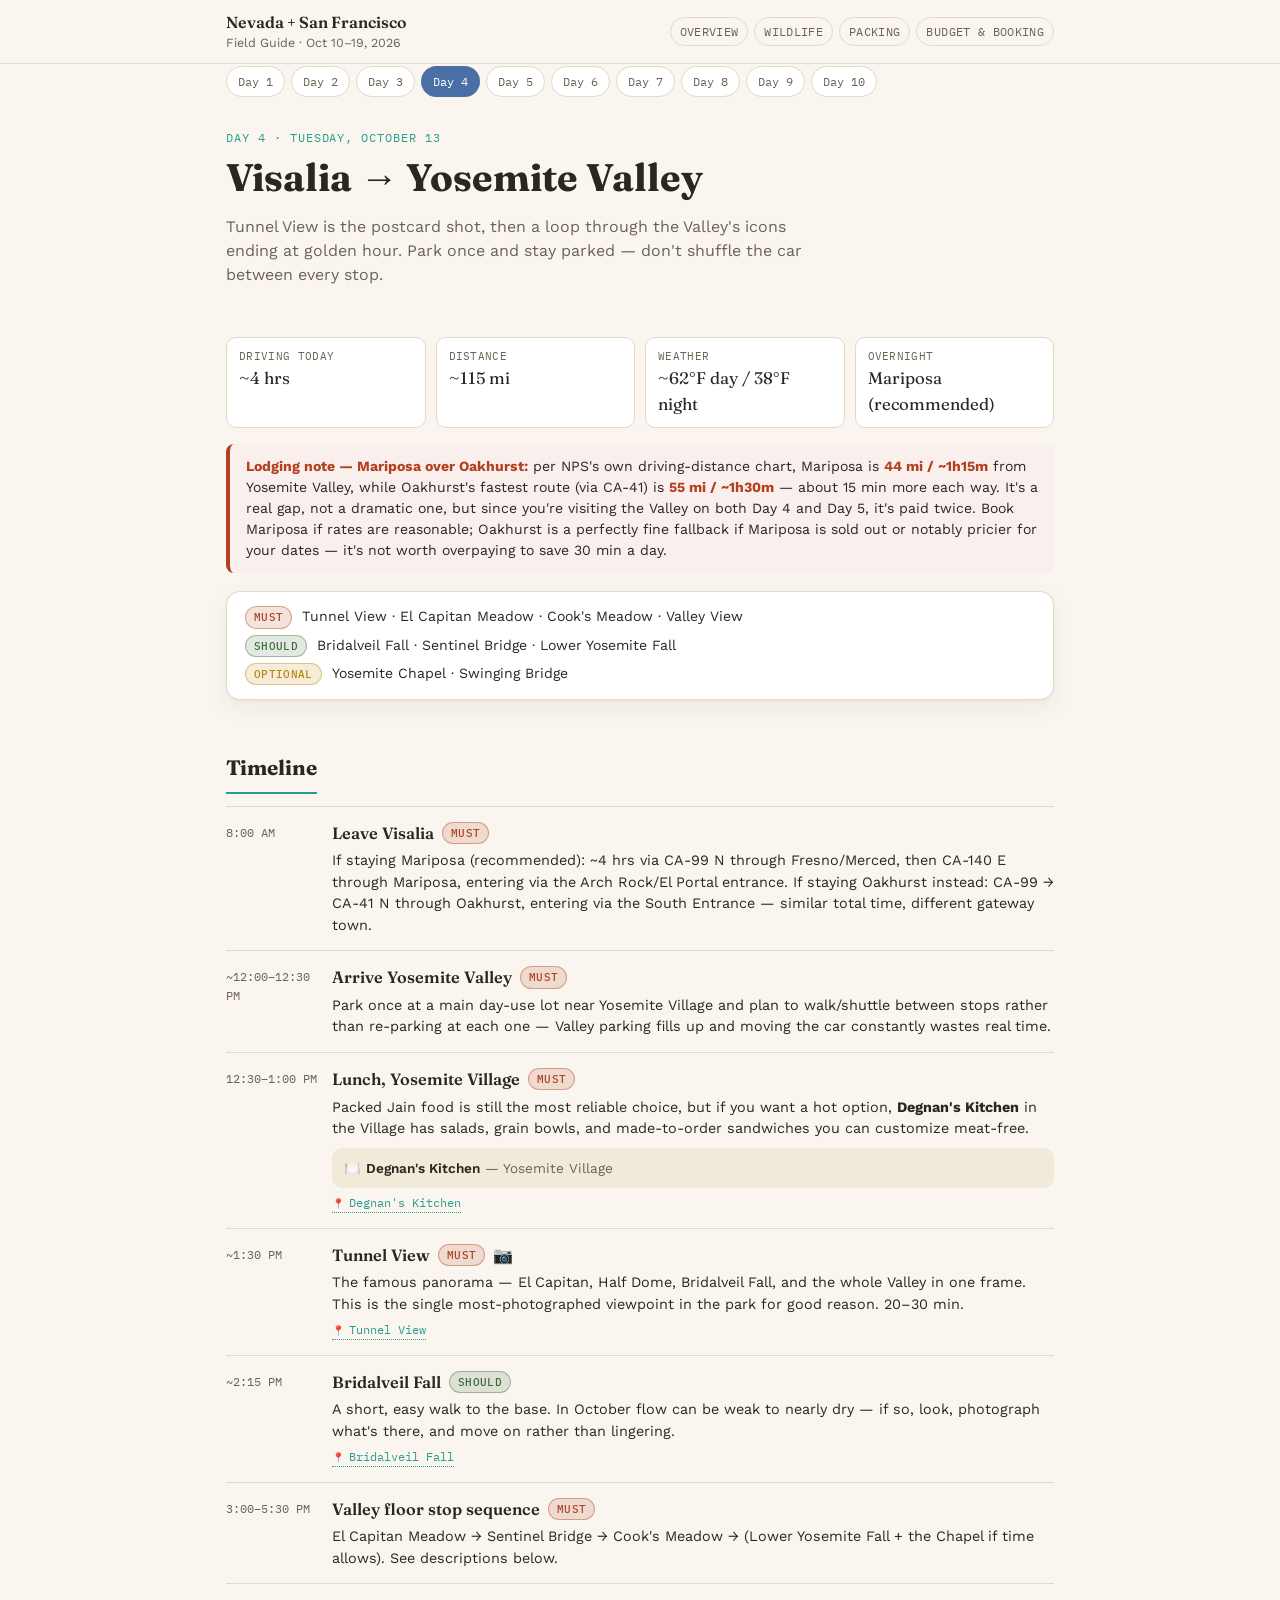
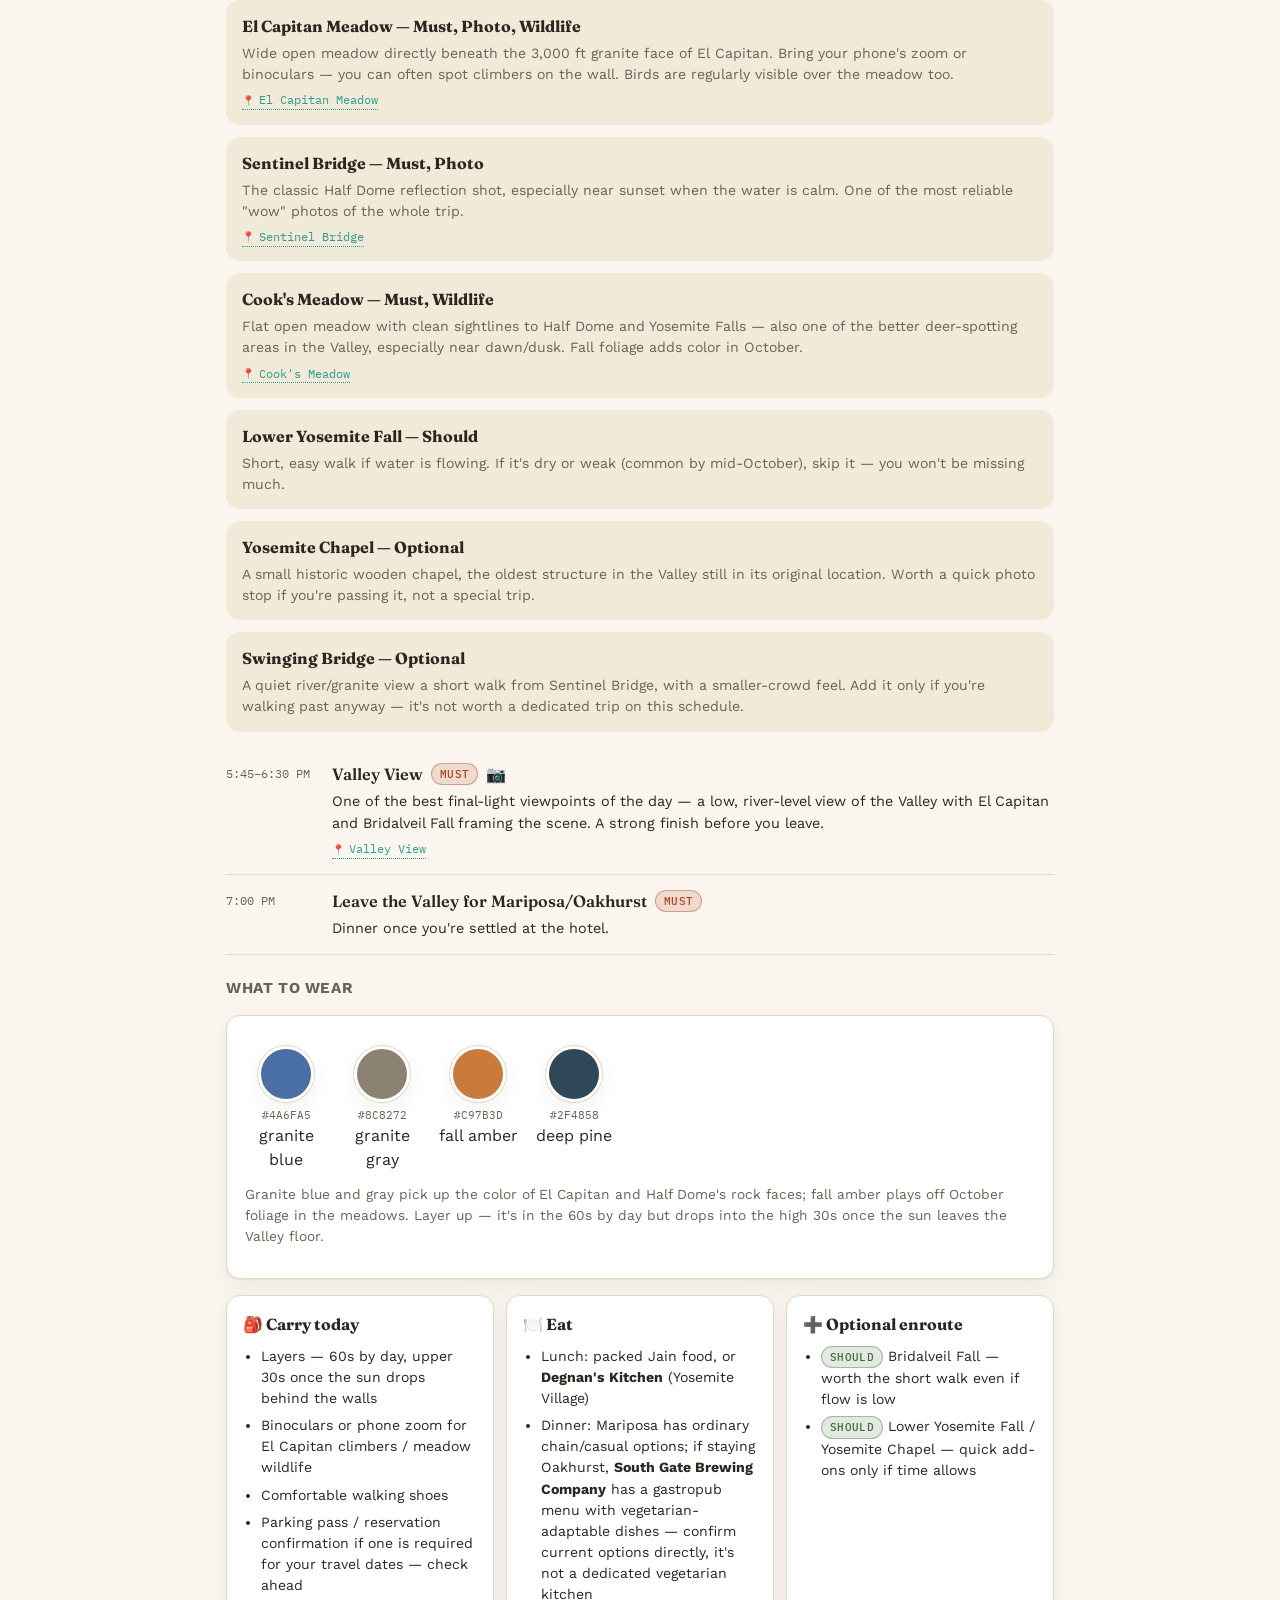
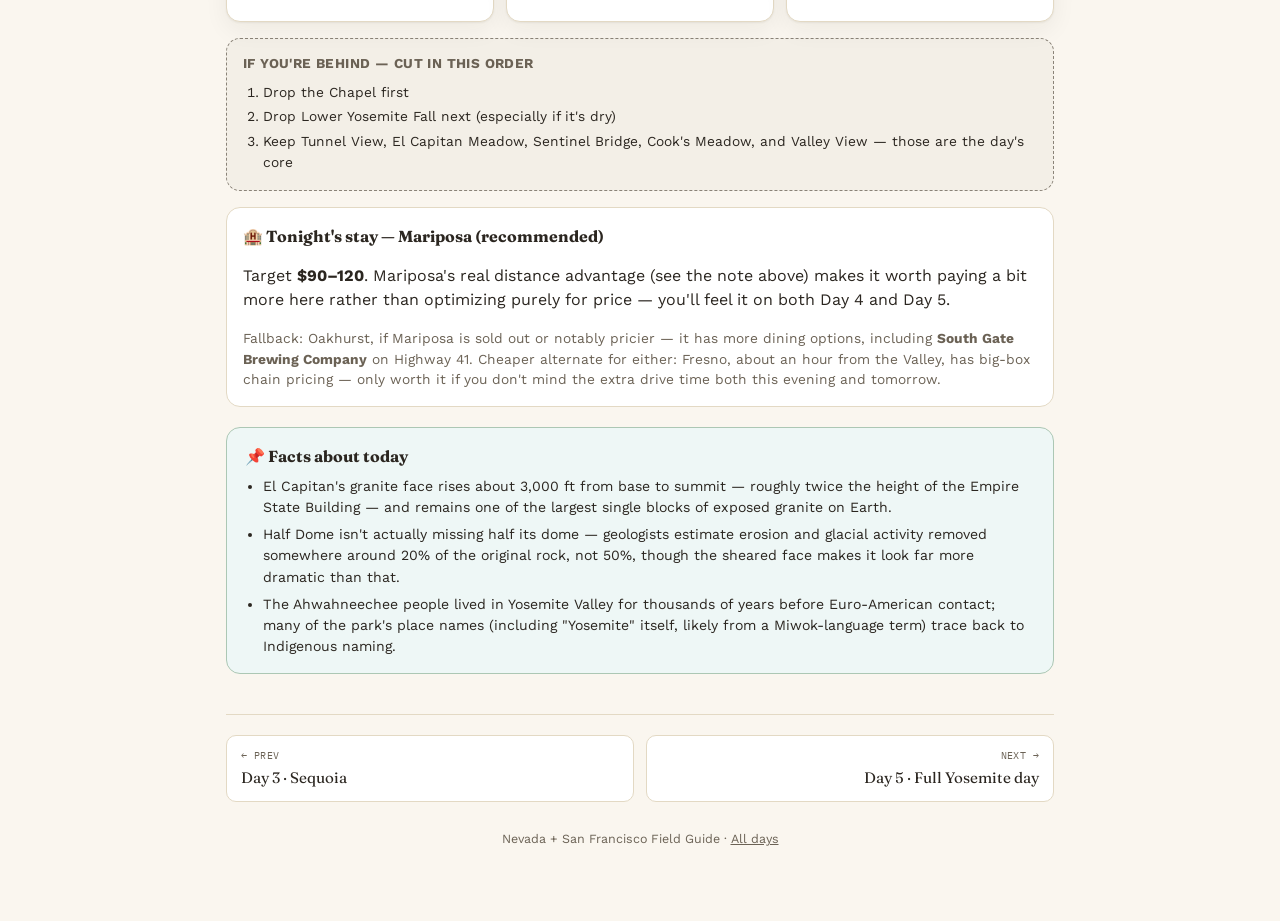
<file: day-4.html>
<!doctype html>
<html lang="en">
<head>
<meta charset="utf-8">
<meta name="viewport" content="width=device-width, initial-scale=1">
<title>Day 4 — Yosemite Valley | Nevada &amp; San Francisco Field Guide</title>
<link rel="stylesheet" href="styles.css">
</head>
<body style="--dc:#4A6FA5">

<div class="topbar"><div class="topbar-inner">
  <div class="brand">Nevada + San Francisco<span>Field Guide · Oct 10–19, 2026</span></div>
  <div class="topnav">
    <a href="index.html">Overview</a>
    <a href="wildlife.html">Wildlife</a>
    <a href="packing.html">Packing</a>
    <a href="budget.html">Budget &amp; Booking</a>
  </div>
</div></div>

<div class="wrap">

  <div class="pillnav-outer"><div class="pillnav">
    <a class="pill" href="day-1.html">Day 1</a>
    <a class="pill" href="day-2.html">Day 2</a>
    <a class="pill" href="day-3.html">Day 3</a>
    <a class="pill on" href="day-4.html" style="--dc:#4A6FA5">Day 4</a>
    <a class="pill" href="day-5.html">Day 5</a>
    <a class="pill" href="day-6.html">Day 6</a>
    <a class="pill" href="day-7.html">Day 7</a>
    <a class="pill" href="day-8.html">Day 8</a>
    <a class="pill" href="day-9.html">Day 9</a>
    <a class="pill" href="day-10.html">Day 10</a>
  </div></div>

  <div class="hero">
    <div class="kicker">Day 4 · Tuesday, October 13</div>
    <h1>Visalia → Yosemite Valley</h1>
    <p class="sub">Tunnel View is the postcard shot, then a loop through the Valley's icons ending at golden hour. Park once and stay parked — don't shuffle the car between every stop.</p>
  </div>

  <div class="stats">
    <div class="stat"><div class="k">Driving today</div><div class="v">~4 hrs</div></div>
    <div class="stat"><div class="k">Distance</div><div class="v">~115 mi</div></div>
    <div class="stat"><div class="k">Weather</div><div class="v">~62°F day / 38°F night</div></div>
    <div class="stat"><div class="k">Overnight</div><div class="v">Mariposa (recommended)</div></div>
  </div>

  <div class="alert"><b>Lodging note — Mariposa over Oakhurst:</b> per NPS's own driving-distance chart, Mariposa is <b>44 mi / ~1h15m</b> from Yosemite Valley, while Oakhurst's fastest route (via CA-41) is <b>55 mi / ~1h30m</b> — about 15 min more each way. It's a real gap, not a dramatic one, but since you're visiting the Valley on both Day 4 and Day 5, it's paid twice. Book Mariposa if rates are reasonable; Oakhurst is a perfectly fine fallback if Mariposa is sold out or notably pricier for your dates — it's not worth overpaying to save 30 min a day.</div>

  <div class="glance">
    <div class="row"><span class="tag must">Must</span><span class="names">Tunnel View · El Capitan Meadow · Cook's Meadow · Valley View</span></div>
    <div class="row"><span class="tag should">Should</span><span class="names">Bridalveil Fall · Sentinel Bridge · Lower Yosemite Fall</span></div>
    <div class="row"><span class="tag optional">Optional</span><span class="names">Yosemite Chapel · Swinging Bridge</span></div>
  </div>

  <h2 class="section">Timeline</h2>
  <div class="tl">

    <div class="tl-row">
      <div class="time">8:00 AM</div>
      <div>
        <div class="stopname">Leave Visalia <span class="tag must">Must</span></div>
        <div class="desc">If staying Mariposa (recommended): ~4 hrs via CA-99 N through Fresno/Merced, then CA-140 E through Mariposa, entering via the Arch Rock/El Portal entrance. If staying Oakhurst instead: CA-99 → CA-41 N through Oakhurst, entering via the South Entrance — similar total time, different gateway town.</div>
      </div>
    </div>

    <div class="tl-row">
      <div class="time">~12:00–12:30 PM</div>
      <div>
        <div class="stopname">Arrive Yosemite Valley <span class="tag must">Must</span></div>
        <div class="desc">Park once at a main day-use lot near Yosemite Village and plan to walk/shuttle between stops rather than re-parking at each one — Valley parking fills up and moving the car constantly wastes real time.</div>
      </div>
    </div>

    <div class="tl-row">
      <div class="time">12:30–1:00 PM</div>
      <div>
        <div class="stopname">Lunch, Yosemite Village <span class="tag must">Must</span></div>
        <div class="desc">Packed Jain food is still the most reliable choice, but if you want a hot option, <b>Degnan's Kitchen</b> in the Village has salads, grain bowls, and made-to-order sandwiches you can customize meat-free.
        <span class="food">🍽️ <b>Degnan's Kitchen</b> — Yosemite Village</span></div>
        <a class="maplink" href="https://www.google.com/maps/search/?api=1&query=Degnan%27s+Kitchen+Yosemite+Village">Degnan's Kitchen</a>
      </div>
    </div>

    <div class="tl-row">
      <div class="time">~1:30 PM</div>
      <div>
        <div class="stopname">Tunnel View <span class="tag must">Must</span> 📷</div>
        <div class="desc">The famous panorama — El Capitan, Half Dome, Bridalveil Fall, and the whole Valley in one frame. This is the single most-photographed viewpoint in the park for good reason. 20–30 min.</div>
        <a class="maplink" href="https://www.google.com/maps/search/?api=1&query=Tunnel+View+Yosemite">Tunnel View</a>
      </div>
    </div>

    <div class="tl-row">
      <div class="time">~2:15 PM</div>
      <div>
        <div class="stopname">Bridalveil Fall <span class="tag should">Should</span></div>
        <div class="desc">A short, easy walk to the base. In October flow can be weak to nearly dry — if so, look, photograph what's there, and move on rather than lingering.</div>
        <a class="maplink" href="https://www.google.com/maps/search/?api=1&query=Bridalveil+Fall+Yosemite">Bridalveil Fall</a>
      </div>
    </div>

    <div class="tl-row">
      <div class="time">3:00–5:30 PM</div>
      <div>
        <div class="stopname">Valley floor stop sequence <span class="tag must">Must</span></div>
        <div class="desc">El Capitan Meadow → Sentinel Bridge → Cook's Meadow → (Lower Yosemite Fall + the Chapel if time allows). See descriptions below.</div>
      </div>
    </div>

    <div class="about">
      <div class="item">
        <h4>El Capitan Meadow — Must, Photo, Wildlife</h4>
        <p>Wide open meadow directly beneath the 3,000 ft granite face of El Capitan. Bring your phone's zoom or binoculars — you can often spot climbers on the wall. Birds are regularly visible over the meadow too.</p>
        <a class="maplink" href="https://www.google.com/maps/search/?api=1&query=El+Capitan+Meadow+Yosemite">El Capitan Meadow</a>
      </div>
      <div class="item">
        <h4>Sentinel Bridge — Must, Photo</h4>
        <p>The classic Half Dome reflection shot, especially near sunset when the water is calm. One of the most reliable "wow" photos of the whole trip.</p>
        <a class="maplink" href="https://www.google.com/maps/search/?api=1&query=Sentinel+Bridge+Yosemite">Sentinel Bridge</a>
      </div>
      <div class="item">
        <h4>Cook's Meadow — Must, Wildlife</h4>
        <p>Flat open meadow with clean sightlines to Half Dome and Yosemite Falls — also one of the better deer-spotting areas in the Valley, especially near dawn/dusk. Fall foliage adds color in October.</p>
        <a class="maplink" href="https://www.google.com/maps/search/?api=1&query=Cooks+Meadow+Yosemite">Cook's Meadow</a>
      </div>
      <div class="item">
        <h4>Lower Yosemite Fall — Should</h4>
        <p>Short, easy walk if water is flowing. If it's dry or weak (common by mid-October), skip it — you won't be missing much.</p>
      </div>
      <div class="item">
        <h4>Yosemite Chapel — Optional</h4>
        <p>A small historic wooden chapel, the oldest structure in the Valley still in its original location. Worth a quick photo stop if you're passing it, not a special trip.</p>
      </div>
      <div class="item">
        <h4>Swinging Bridge — Optional</h4>
        <p>A quiet river/granite view a short walk from Sentinel Bridge, with a smaller-crowd feel. Add it only if you're walking past anyway — it's not worth a dedicated trip on this schedule.</p>
      </div>
    </div>

    <div class="tl-row">
      <div class="time">5:45–6:30 PM</div>
      <div>
        <div class="stopname">Valley View <span class="tag must">Must</span> 📷</div>
        <div class="desc">One of the best final-light viewpoints of the day — a low, river-level view of the Valley with El Capitan and Bridalveil Fall framing the scene. A strong finish before you leave.</div>
        <a class="maplink" href="https://www.google.com/maps/search/?api=1&query=Valley+View+Yosemite">Valley View</a>
      </div>
    </div>

    <div class="tl-row">
      <div class="time">7:00 PM</div>
      <div>
        <div class="stopname">Leave the Valley for Mariposa/Oakhurst <span class="tag must">Must</span></div>
        <div class="desc">Dinner once you're settled at the hotel.</div>
      </div>
    </div>

  </div>

  <h3 class="sub">What to wear</h3>
  <div class="wear">
    <div class="swatches">
      <div class="sw"><div class="chip" style="background:#4A6FA5"></div><div class="hex">#4A6FA5</div>granite blue</div>
      <div class="sw"><div class="chip" style="background:#8C8272"></div><div class="hex">#8C8272</div>granite gray</div>
      <div class="sw"><div class="chip" style="background:#C97B3D"></div><div class="hex">#C97B3D</div>fall amber</div>
      <div class="sw"><div class="chip" style="background:#2F4858"></div><div class="hex">#2F4858</div>deep pine</div>
    </div>
    <p class="why">Granite blue and gray pick up the color of El Capitan and Half Dome's rock faces; fall amber plays off October foliage in the meadows. Layer up — it's in the 60s by day but drops into the high 30s once the sun leaves the Valley floor.</p>
  </div>

  <div class="grid3">
    <div class="card">
      <h4>🎒 Carry today</h4>
      <ul>
        <li>Layers — 60s by day, upper 30s once the sun drops behind the walls</li>
        <li>Binoculars or phone zoom for El Capitan climbers / meadow wildlife</li>
        <li>Comfortable walking shoes</li>
        <li>Parking pass / reservation confirmation if one is required for your travel dates — check ahead</li>
      </ul>
    </div>
    <div class="card">
      <h4>🍽️ Eat</h4>
      <ul>
        <li>Lunch: packed Jain food, or <b>Degnan's Kitchen</b> (Yosemite Village)</li>
        <li>Dinner: Mariposa has ordinary chain/casual options; if staying Oakhurst, <b>South Gate Brewing Company</b> has a gastropub menu with vegetarian-adaptable dishes — confirm current options directly, it's not a dedicated vegetarian kitchen</li>
      </ul>
    </div>
    <div class="card">
      <h4>➕ Optional enroute</h4>
      <ul>
        <li><span class="tag should">Should</span> Bridalveil Fall — worth the short walk even if flow is low</li>
        <li><span class="tag should">Should</span> Lower Yosemite Fall / Yosemite Chapel — quick add-ons only if time allows</li>
      </ul>
    </div>
  </div>

  <div class="cutbox">
    <h4>If you're behind — cut in this order</h4>
    <ol>
      <li>Drop the Chapel first</li>
      <li>Drop Lower Yosemite Fall next (especially if it's dry)</li>
      <li>Keep Tunnel View, El Capitan Meadow, Sentinel Bridge, Cook's Meadow, and Valley View — those are the day's core</li>
    </ol>
  </div>

  <div class="lodge">
    <h4>🏨 Tonight's stay — Mariposa (recommended)</h4>
    <p>Target <b>$90–120</b>. Mariposa's real distance advantage (see the note above) makes it worth paying a bit more here rather than optimizing purely for price — you'll feel it on both Day 4 and Day 5.</p>
    <div class="alt">Fallback: Oakhurst, if Mariposa is sold out or notably pricier — it has more dining options, including <b>South Gate Brewing Company</b> on Highway 41. Cheaper alternate for either: Fresno, about an hour from the Valley, has big-box chain pricing — only worth it if you don't mind the extra drive time both this evening and tomorrow.</div>
  </div>

  <div class="facts">
    <h4>📌 Facts about today</h4>
    <ul>
      <li>El Capitan's granite face rises about 3,000 ft from base to summit — roughly twice the height of the Empire State Building — and remains one of the largest single blocks of exposed granite on Earth.</li>
      <li>Half Dome isn't actually missing half its dome — geologists estimate erosion and glacial activity removed somewhere around 20% of the original rock, not 50%, though the sheared face makes it look far more dramatic than that.</li>
      <li>The Ahwahneechee people lived in Yosemite Valley for thousands of years before Euro-American contact; many of the park's place names (including "Yosemite" itself, likely from a Miwok-language term) trace back to Indigenous naming.</li>
    </ul>
  </div>

  <div class="pagenav">
    <a class="prev" href="day-3.html"><span class="lbl">← Prev</span><span class="nm">Day 3 · Sequoia</span></a>
    <a class="next" href="day-5.html"><span class="lbl">Next →</span><span class="nm">Day 5 · Full Yosemite day</span></a>
  </div>

  <footer class="pf">Nevada + San Francisco Field Guide · <a href="index.html">All days</a></footer>
</div>
</body>
</html>
</file>
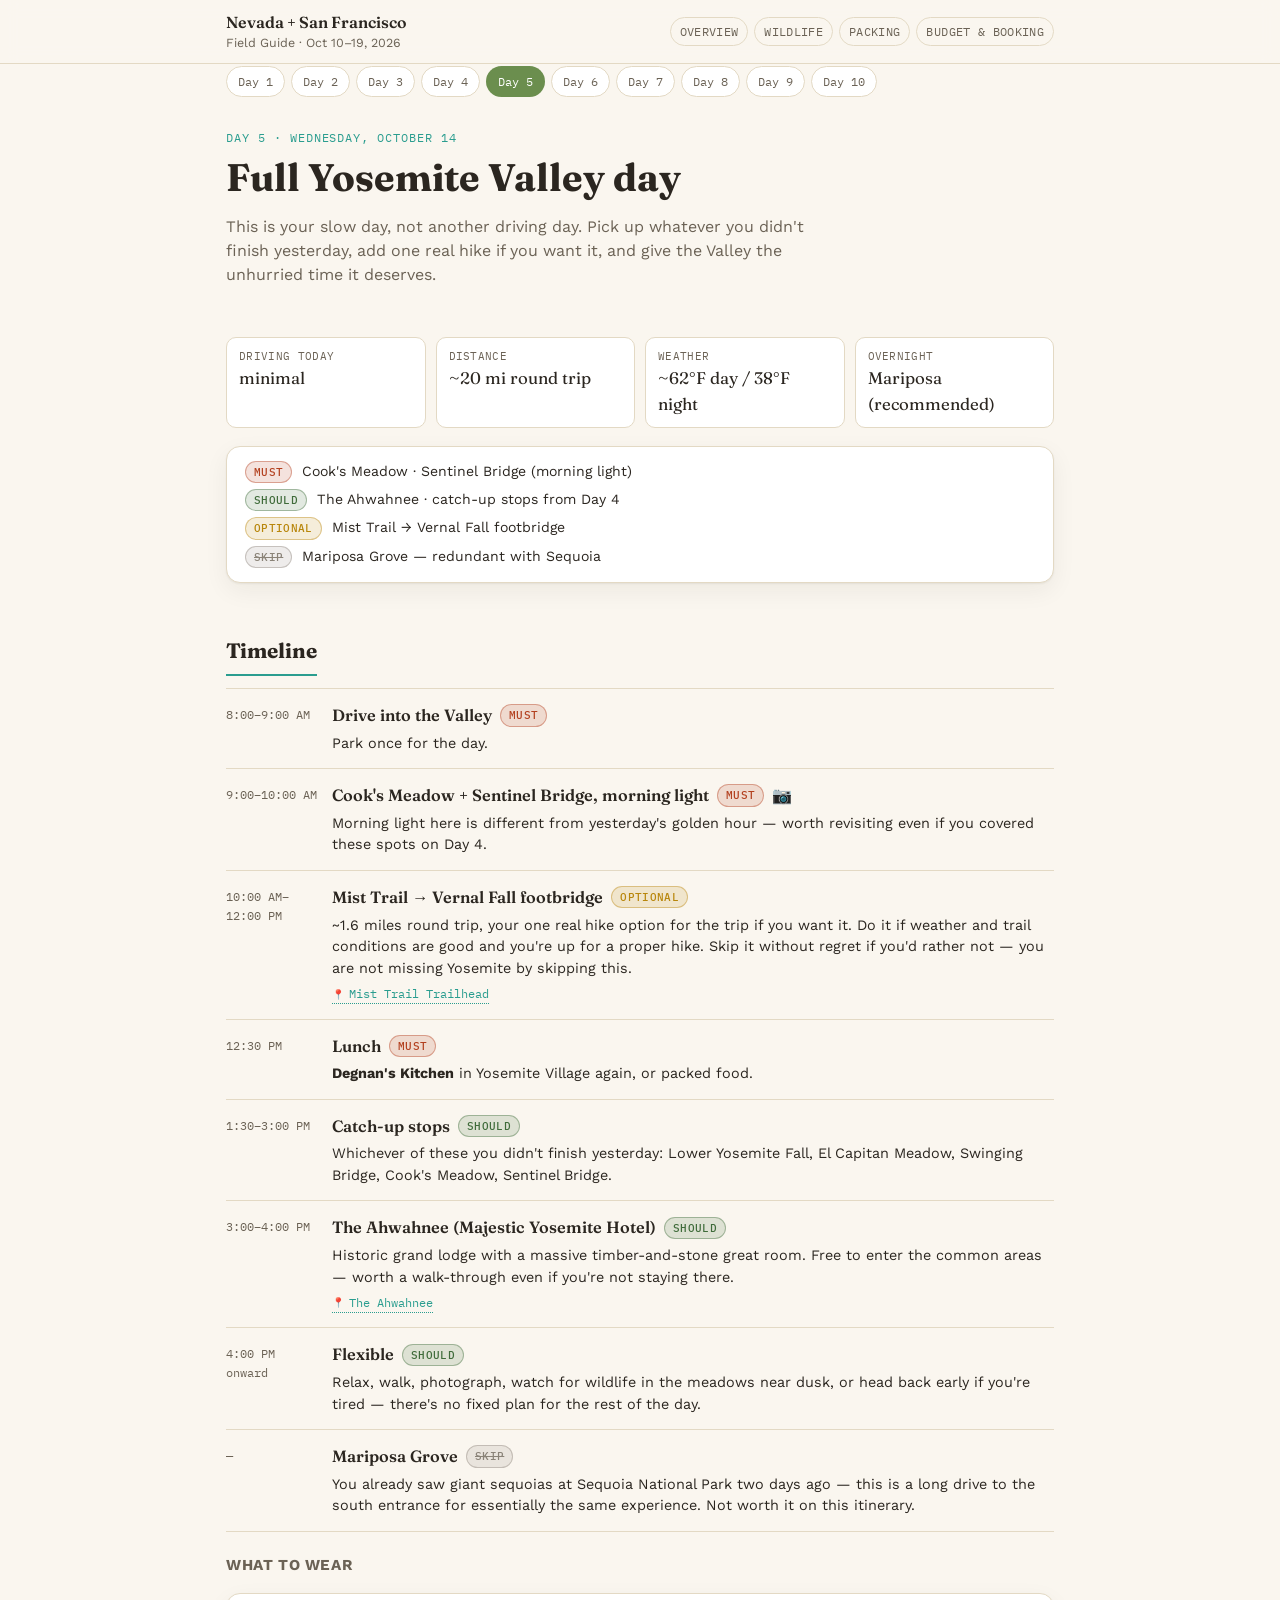
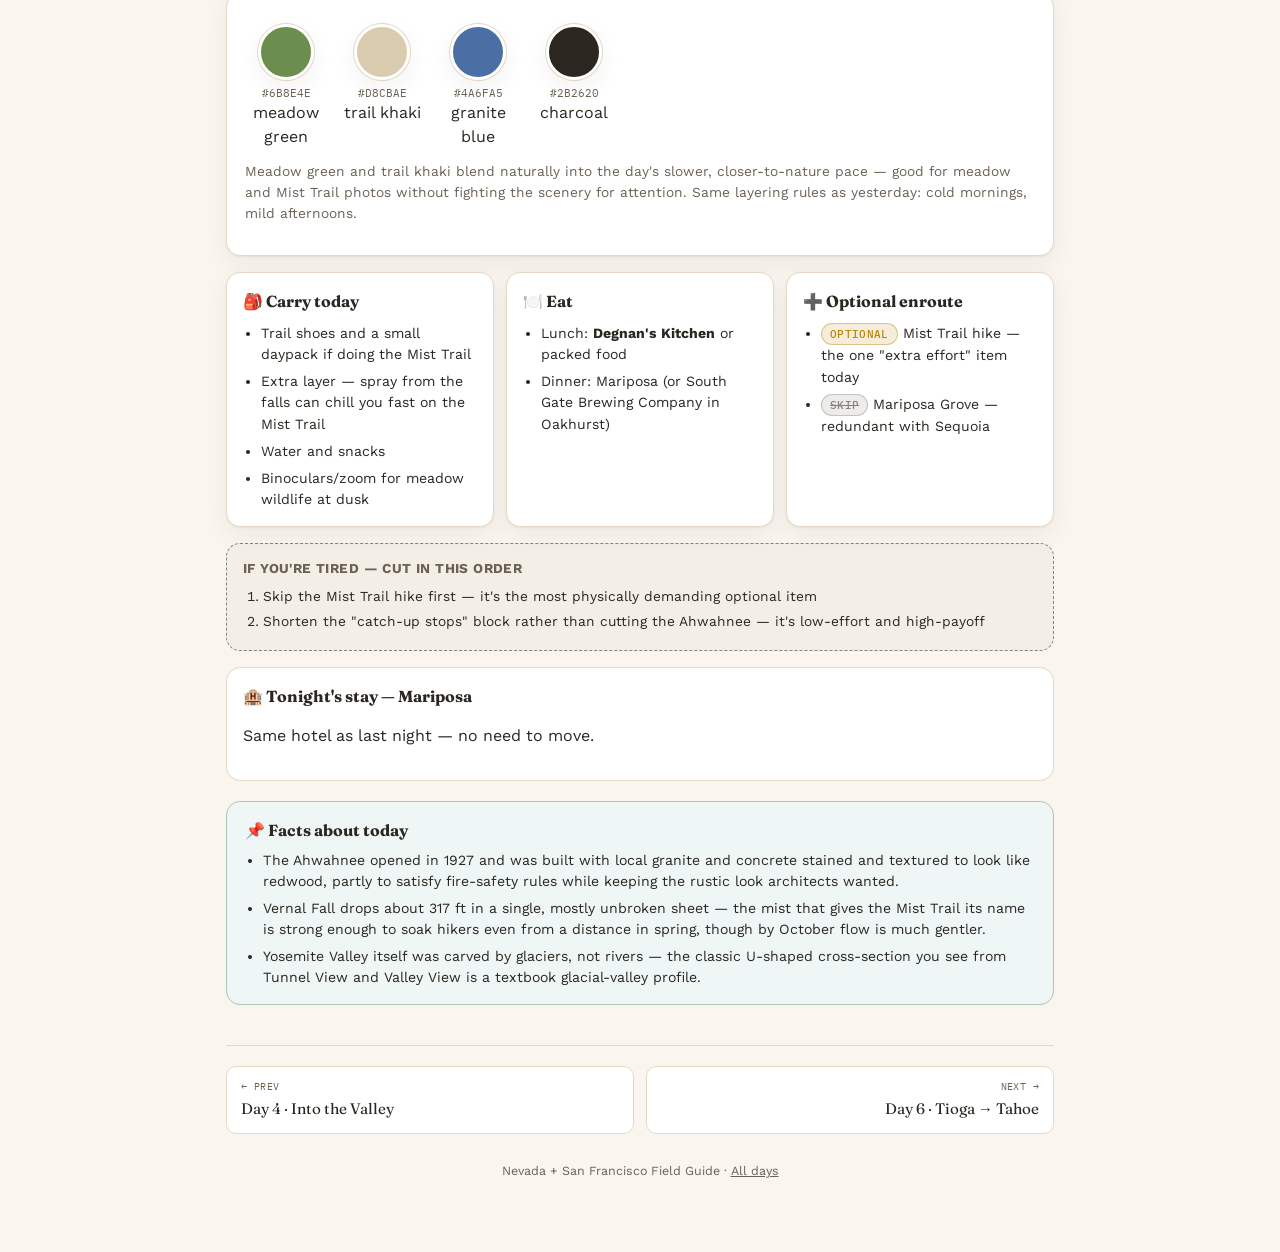
<file: day-5.html>
<!doctype html>
<html lang="en">
<head>
<meta charset="utf-8">
<meta name="viewport" content="width=device-width, initial-scale=1">
<title>Day 5 — Full Yosemite Valley Day | Nevada &amp; San Francisco Field Guide</title>
<link rel="stylesheet" href="styles.css">
</head>
<body style="--dc:#6B8E4E">

<div class="topbar"><div class="topbar-inner">
  <div class="brand">Nevada + San Francisco<span>Field Guide · Oct 10–19, 2026</span></div>
  <div class="topnav">
    <a href="index.html">Overview</a>
    <a href="wildlife.html">Wildlife</a>
    <a href="packing.html">Packing</a>
    <a href="budget.html">Budget &amp; Booking</a>
  </div>
</div></div>

<div class="wrap">

  <div class="pillnav-outer"><div class="pillnav">
    <a class="pill" href="day-1.html">Day 1</a>
    <a class="pill" href="day-2.html">Day 2</a>
    <a class="pill" href="day-3.html">Day 3</a>
    <a class="pill" href="day-4.html">Day 4</a>
    <a class="pill on" href="day-5.html" style="--dc:#6B8E4E">Day 5</a>
    <a class="pill" href="day-6.html">Day 6</a>
    <a class="pill" href="day-7.html">Day 7</a>
    <a class="pill" href="day-8.html">Day 8</a>
    <a class="pill" href="day-9.html">Day 9</a>
    <a class="pill" href="day-10.html">Day 10</a>
  </div></div>

  <div class="hero">
    <div class="kicker">Day 5 · Wednesday, October 14</div>
    <h1>Full Yosemite Valley day</h1>
    <p class="sub">This is your slow day, not another driving day. Pick up whatever you didn't finish yesterday, add one real hike if you want it, and give the Valley the unhurried time it deserves.</p>
  </div>

  <div class="stats">
    <div class="stat"><div class="k">Driving today</div><div class="v">minimal</div></div>
    <div class="stat"><div class="k">Distance</div><div class="v">~20 mi round trip</div></div>
    <div class="stat"><div class="k">Weather</div><div class="v">~62°F day / 38°F night</div></div>
    <div class="stat"><div class="k">Overnight</div><div class="v">Mariposa (recommended)</div></div>
  </div>

  <div class="glance">
    <div class="row"><span class="tag must">Must</span><span class="names">Cook's Meadow · Sentinel Bridge (morning light)</span></div>
    <div class="row"><span class="tag should">Should</span><span class="names">The Ahwahnee · catch-up stops from Day 4</span></div>
    <div class="row"><span class="tag optional">Optional</span><span class="names">Mist Trail → Vernal Fall footbridge</span></div>
    <div class="row"><span class="tag skip">Skip</span><span class="names">Mariposa Grove — redundant with Sequoia</span></div>
  </div>

  <h2 class="section">Timeline</h2>
  <div class="tl">

    <div class="tl-row">
      <div class="time">8:00–9:00 AM</div>
      <div>
        <div class="stopname">Drive into the Valley <span class="tag must">Must</span></div>
        <div class="desc">Park once for the day.</div>
      </div>
    </div>

    <div class="tl-row">
      <div class="time">9:00–10:00 AM</div>
      <div>
        <div class="stopname">Cook's Meadow + Sentinel Bridge, morning light <span class="tag must">Must</span> 📷</div>
        <div class="desc">Morning light here is different from yesterday's golden hour — worth revisiting even if you covered these spots on Day 4.</div>
      </div>
    </div>

    <div class="tl-row">
      <div class="time">10:00 AM–12:00 PM</div>
      <div>
        <div class="stopname">Mist Trail → Vernal Fall footbridge <span class="tag optional">Optional</span></div>
        <div class="desc">~1.6 miles round trip, your one real hike option for the trip if you want it. Do it if weather and trail conditions are good and you're up for a proper hike. Skip it without regret if you'd rather not — you are not missing Yosemite by skipping this.</div>
        <a class="maplink" href="https://www.google.com/maps/search/?api=1&query=Mist+Trail+Trailhead+Yosemite">Mist Trail Trailhead</a>
      </div>
    </div>

    <div class="tl-row">
      <div class="time">12:30 PM</div>
      <div>
        <div class="stopname">Lunch <span class="tag must">Must</span></div>
        <div class="desc"><b>Degnan's Kitchen</b> in Yosemite Village again, or packed food.</div>
      </div>
    </div>

    <div class="tl-row">
      <div class="time">1:30–3:00 PM</div>
      <div>
        <div class="stopname">Catch-up stops <span class="tag should">Should</span></div>
        <div class="desc">Whichever of these you didn't finish yesterday: Lower Yosemite Fall, El Capitan Meadow, Swinging Bridge, Cook's Meadow, Sentinel Bridge.</div>
      </div>
    </div>

    <div class="tl-row">
      <div class="time">3:00–4:00 PM</div>
      <div>
        <div class="stopname">The Ahwahnee (Majestic Yosemite Hotel) <span class="tag should">Should</span></div>
        <div class="desc">Historic grand lodge with a massive timber-and-stone great room. Free to enter the common areas — worth a walk-through even if you're not staying there.</div>
        <a class="maplink" href="https://www.google.com/maps/search/?api=1&query=The+Ahwahnee+Yosemite">The Ahwahnee</a>
      </div>
    </div>

    <div class="tl-row">
      <div class="time">4:00 PM onward</div>
      <div>
        <div class="stopname">Flexible <span class="tag should">Should</span></div>
        <div class="desc">Relax, walk, photograph, watch for wildlife in the meadows near dusk, or head back early if you're tired — there's no fixed plan for the rest of the day.</div>
      </div>
    </div>

    <div class="tl-row">
      <div class="time">—</div>
      <div>
        <div class="stopname">Mariposa Grove <span class="tag skip">Skip</span></div>
        <div class="desc">You already saw giant sequoias at Sequoia National Park two days ago — this is a long drive to the south entrance for essentially the same experience. Not worth it on this itinerary.</div>
      </div>
    </div>

  </div>

  <h3 class="sub">What to wear</h3>
  <div class="wear">
    <div class="swatches">
      <div class="sw"><div class="chip" style="background:#6B8E4E"></div><div class="hex">#6B8E4E</div>meadow green</div>
      <div class="sw"><div class="chip" style="background:#D8CBAE"></div><div class="hex">#D8CBAE</div>trail khaki</div>
      <div class="sw"><div class="chip" style="background:#4A6FA5"></div><div class="hex">#4A6FA5</div>granite blue</div>
      <div class="sw"><div class="chip" style="background:#2B2620"></div><div class="hex">#2B2620</div>charcoal</div>
    </div>
    <p class="why">Meadow green and trail khaki blend naturally into the day's slower, closer-to-nature pace — good for meadow and Mist Trail photos without fighting the scenery for attention. Same layering rules as yesterday: cold mornings, mild afternoons.</p>
  </div>

  <div class="grid3">
    <div class="card">
      <h4>🎒 Carry today</h4>
      <ul>
        <li>Trail shoes and a small daypack if doing the Mist Trail</li>
        <li>Extra layer — spray from the falls can chill you fast on the Mist Trail</li>
        <li>Water and snacks</li>
        <li>Binoculars/zoom for meadow wildlife at dusk</li>
      </ul>
    </div>
    <div class="card">
      <h4>🍽️ Eat</h4>
      <ul>
        <li>Lunch: <b>Degnan's Kitchen</b> or packed food</li>
        <li>Dinner: Mariposa (or South Gate Brewing Company in Oakhurst)</li>
      </ul>
    </div>
    <div class="card">
      <h4>➕ Optional enroute</h4>
      <ul>
        <li><span class="tag optional">Optional</span> Mist Trail hike — the one "extra effort" item today</li>
        <li><span class="tag skip">Skip</span> Mariposa Grove — redundant with Sequoia</li>
      </ul>
    </div>
  </div>

  <div class="cutbox">
    <h4>If you're tired — cut in this order</h4>
    <ol>
      <li>Skip the Mist Trail hike first — it's the most physically demanding optional item</li>
      <li>Shorten the "catch-up stops" block rather than cutting the Ahwahnee — it's low-effort and high-payoff</li>
    </ol>
  </div>

  <div class="lodge">
    <h4>🏨 Tonight's stay — Mariposa</h4>
    <p>Same hotel as last night — no need to move.</p>
  </div>

  <div class="facts">
    <h4>📌 Facts about today</h4>
    <ul>
      <li>The Ahwahnee opened in 1927 and was built with local granite and concrete stained and textured to look like redwood, partly to satisfy fire-safety rules while keeping the rustic look architects wanted.</li>
      <li>Vernal Fall drops about 317 ft in a single, mostly unbroken sheet — the mist that gives the Mist Trail its name is strong enough to soak hikers even from a distance in spring, though by October flow is much gentler.</li>
      <li>Yosemite Valley itself was carved by glaciers, not rivers — the classic U-shaped cross-section you see from Tunnel View and Valley View is a textbook glacial-valley profile.</li>
    </ul>
  </div>

  <div class="pagenav">
    <a class="prev" href="day-4.html"><span class="lbl">← Prev</span><span class="nm">Day 4 · Into the Valley</span></a>
    <a class="next" href="day-6.html"><span class="lbl">Next →</span><span class="nm">Day 6 · Tioga → Tahoe</span></a>
  </div>

  <footer class="pf">Nevada + San Francisco Field Guide · <a href="index.html">All days</a></footer>
</div>
</body>
</html>
</file>
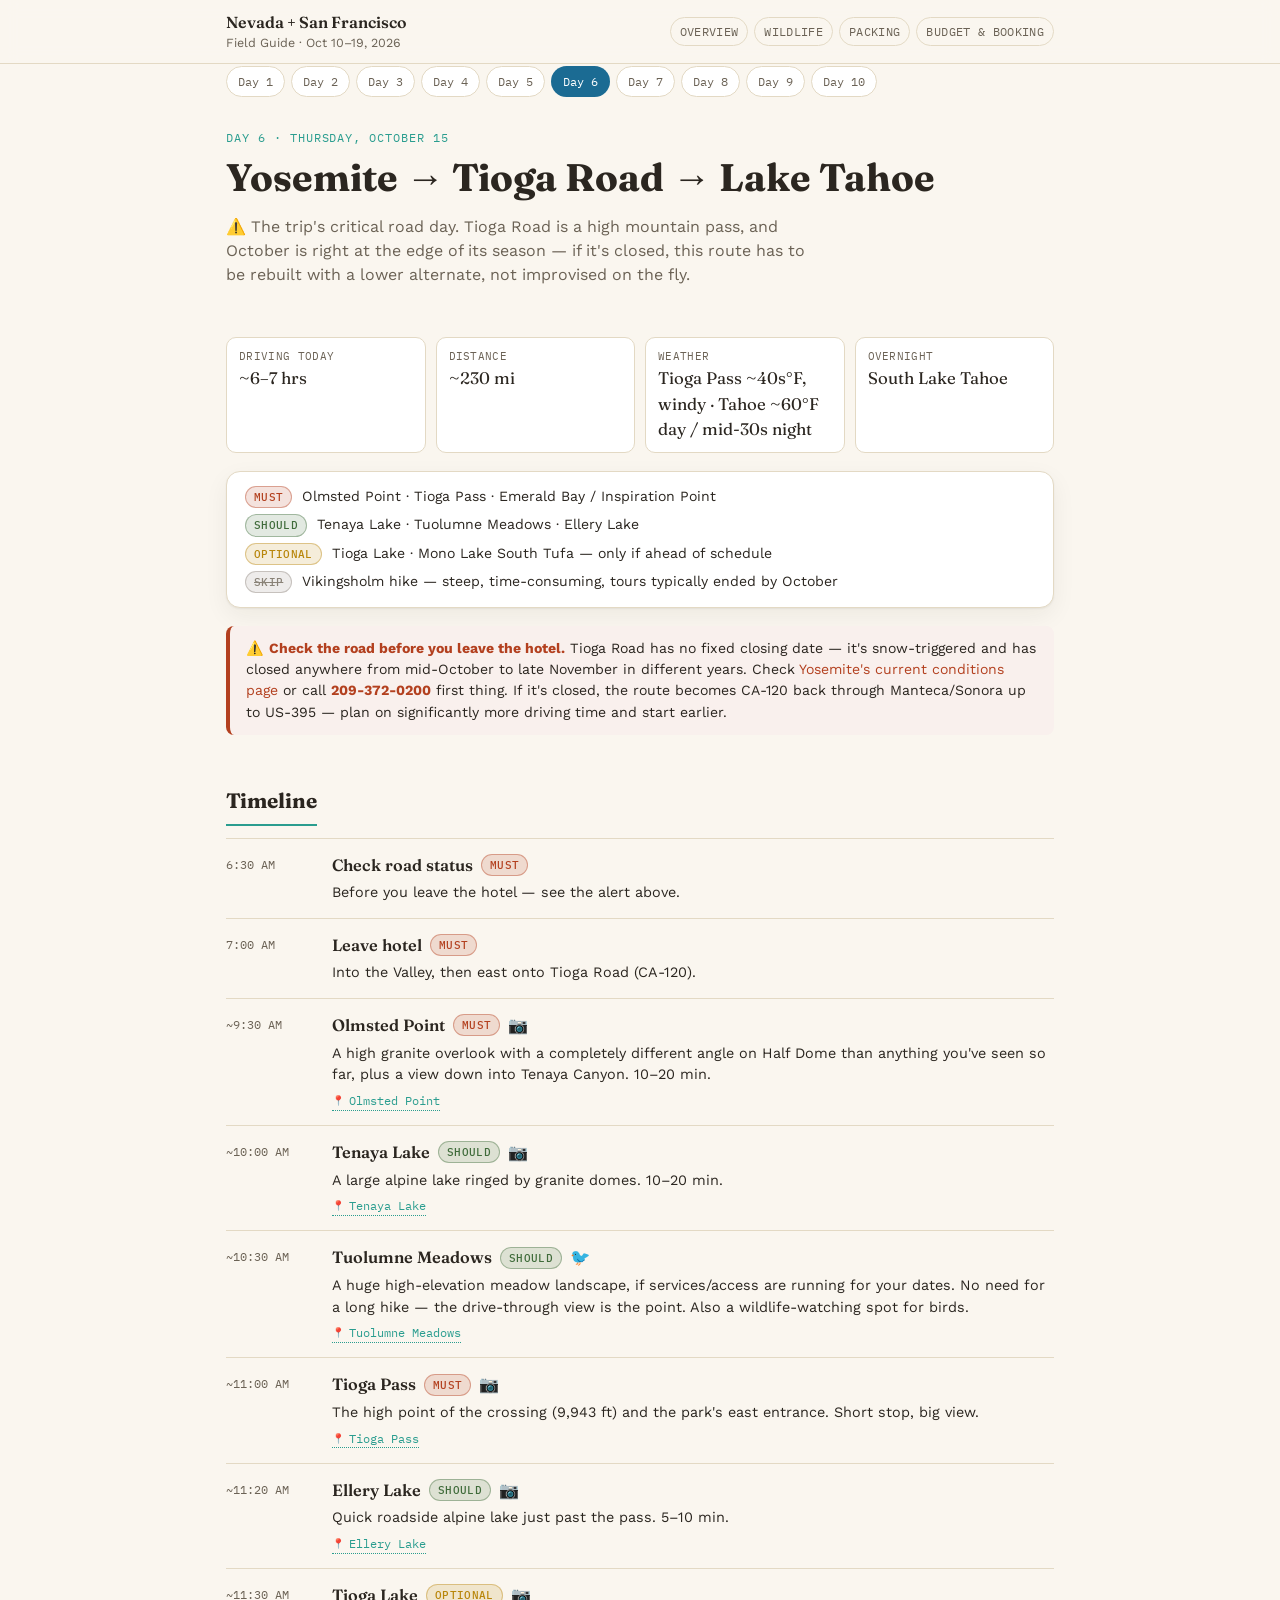
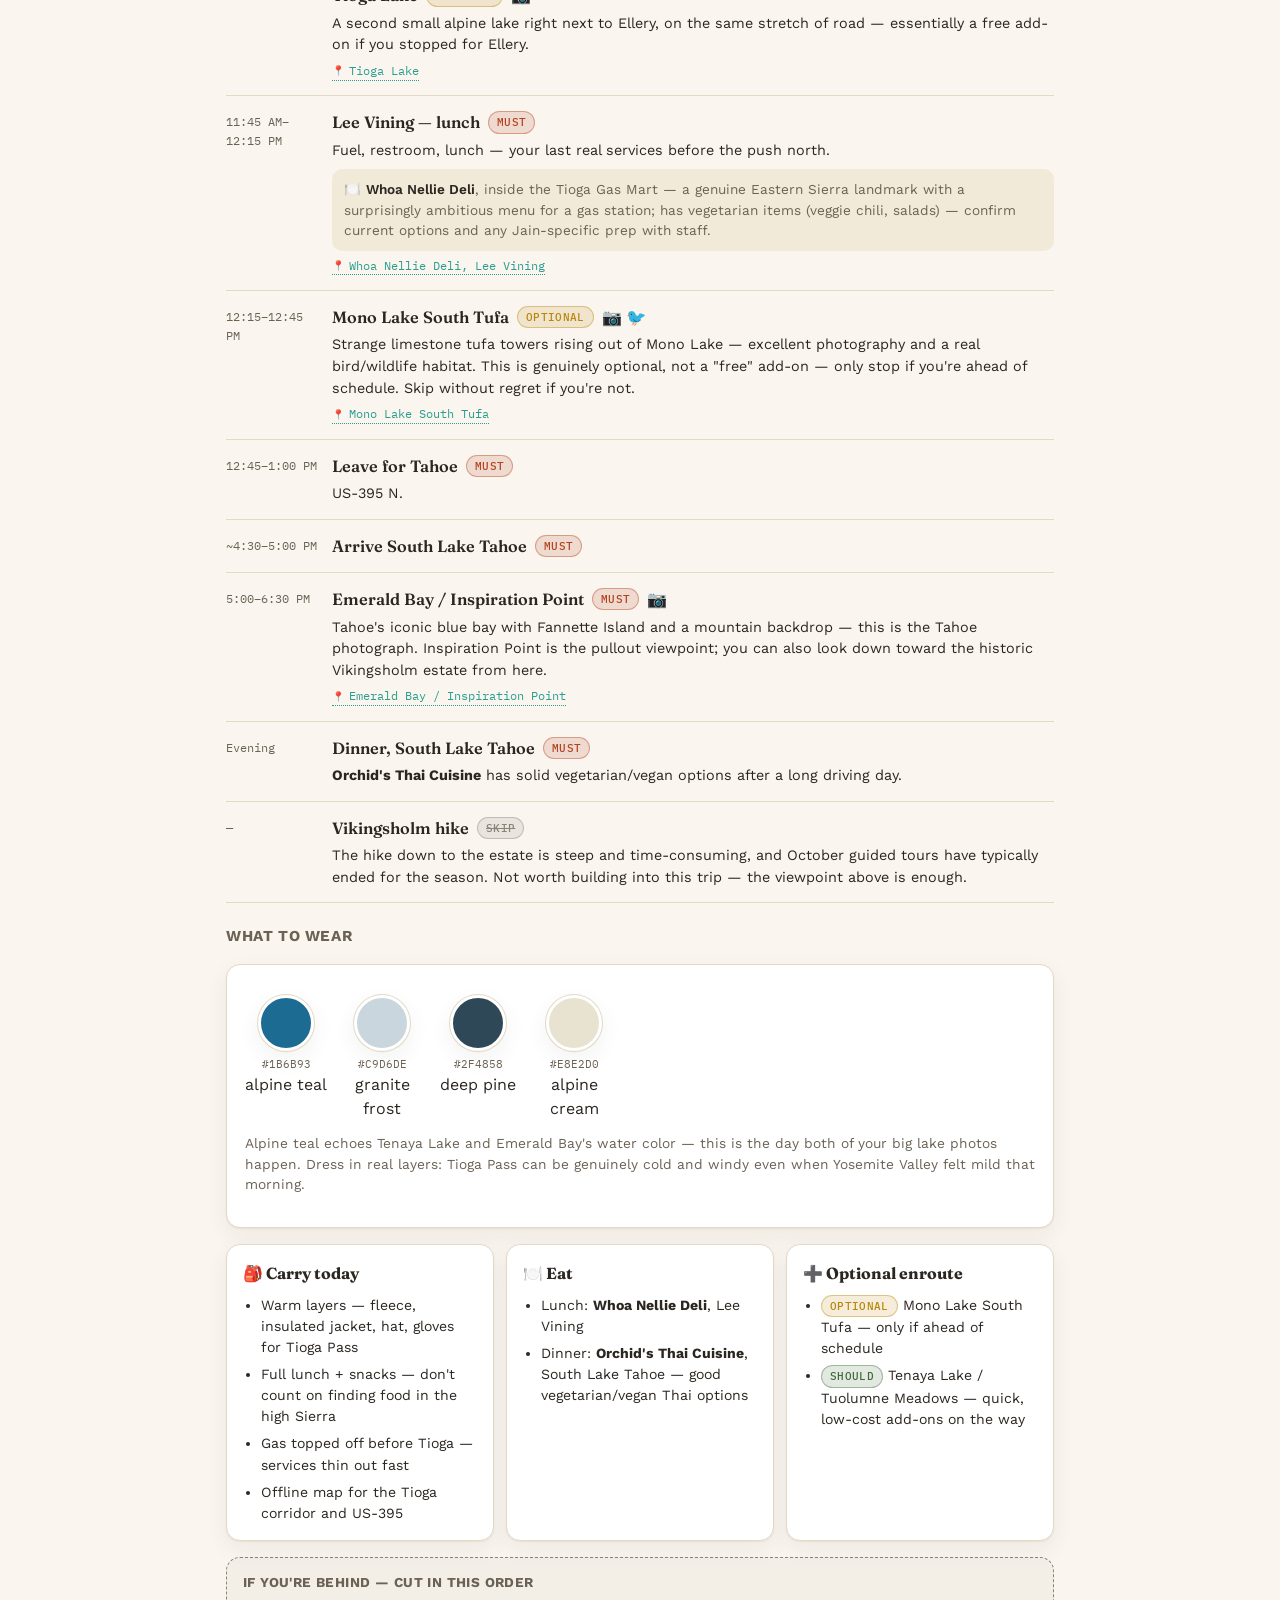
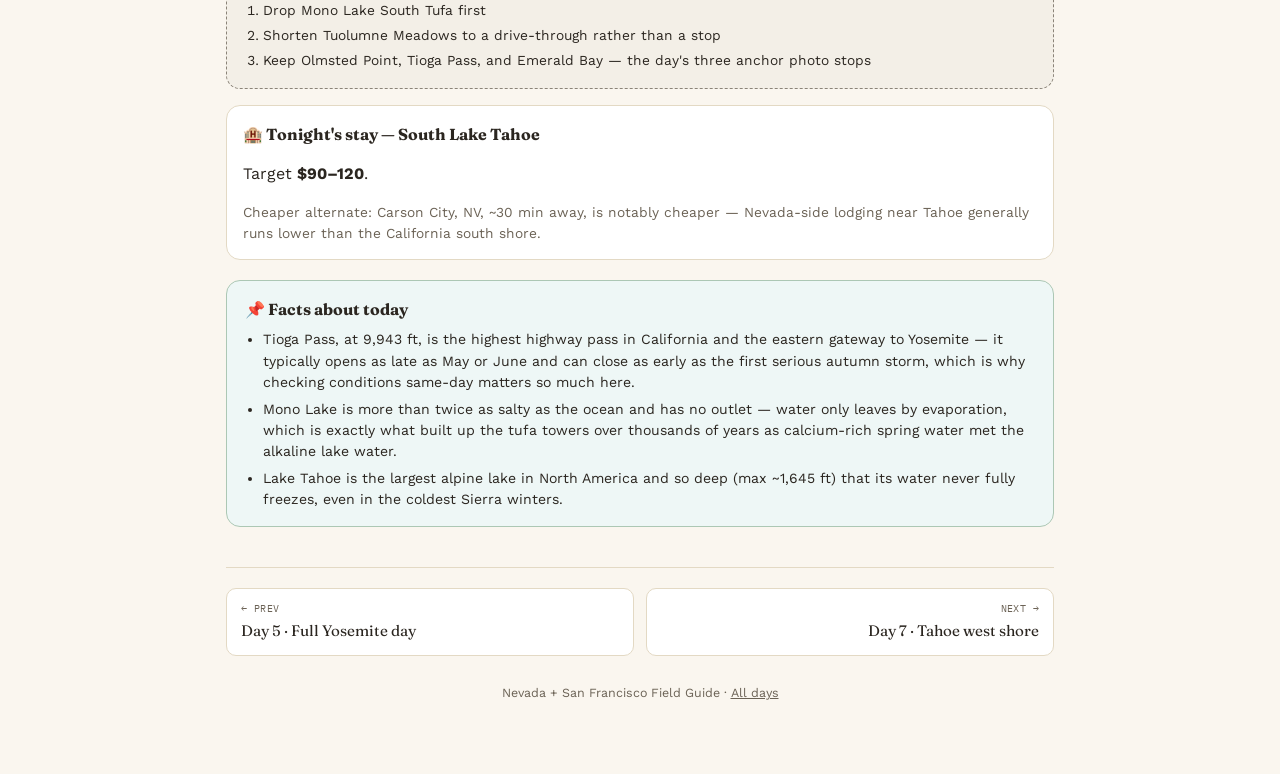
<file: day-6.html>
<!doctype html>
<html lang="en">
<head>
<meta charset="utf-8">
<meta name="viewport" content="width=device-width, initial-scale=1">
<title>Day 6 — Tioga Road → Lake Tahoe | Nevada &amp; San Francisco Field Guide</title>
<link rel="stylesheet" href="styles.css">
</head>
<body style="--dc:#1B6B93">

<div class="topbar"><div class="topbar-inner">
  <div class="brand">Nevada + San Francisco<span>Field Guide · Oct 10–19, 2026</span></div>
  <div class="topnav">
    <a href="index.html">Overview</a>
    <a href="wildlife.html">Wildlife</a>
    <a href="packing.html">Packing</a>
    <a href="budget.html">Budget &amp; Booking</a>
  </div>
</div></div>

<div class="wrap">

  <div class="pillnav-outer"><div class="pillnav">
    <a class="pill" href="day-1.html">Day 1</a>
    <a class="pill" href="day-2.html">Day 2</a>
    <a class="pill" href="day-3.html">Day 3</a>
    <a class="pill" href="day-4.html">Day 4</a>
    <a class="pill" href="day-5.html">Day 5</a>
    <a class="pill on" href="day-6.html" style="--dc:#1B6B93">Day 6</a>
    <a class="pill" href="day-7.html">Day 7</a>
    <a class="pill" href="day-8.html">Day 8</a>
    <a class="pill" href="day-9.html">Day 9</a>
    <a class="pill" href="day-10.html">Day 10</a>
  </div></div>

  <div class="hero">
    <div class="kicker">Day 6 · Thursday, October 15</div>
    <h1>Yosemite → Tioga Road → Lake Tahoe</h1>
    <p class="sub">⚠️ The trip's critical road day. Tioga Road is a high mountain pass, and October is right at the edge of its season — if it's closed, this route has to be rebuilt with a lower alternate, not improvised on the fly.</p>
  </div>

  <div class="stats">
    <div class="stat"><div class="k">Driving today</div><div class="v">~6–7 hrs</div></div>
    <div class="stat"><div class="k">Distance</div><div class="v">~230 mi</div></div>
    <div class="stat"><div class="k">Weather</div><div class="v">Tioga Pass ~40s°F, windy · Tahoe ~60°F day / mid-30s night</div></div>
    <div class="stat"><div class="k">Overnight</div><div class="v">South Lake Tahoe</div></div>
  </div>

  <div class="glance">
    <div class="row"><span class="tag must">Must</span><span class="names">Olmsted Point · Tioga Pass · Emerald Bay / Inspiration Point</span></div>
    <div class="row"><span class="tag should">Should</span><span class="names">Tenaya Lake · Tuolumne Meadows · Ellery Lake</span></div>
    <div class="row"><span class="tag optional">Optional</span><span class="names">Tioga Lake · Mono Lake South Tufa — only if ahead of schedule</span></div>
    <div class="row"><span class="tag skip">Skip</span><span class="names">Vikingsholm hike — steep, time-consuming, tours typically ended by October</span></div>
  </div>

  <div class="alert">⚠️ <b>Check the road before you leave the hotel.</b> Tioga Road has no fixed closing date — it's snow-triggered and has closed anywhere from mid-October to late November in different years. Check <a href="https://www.nps.gov/yose/planyourvisit/tiogaopen.htm" target="_blank" rel="noopener">Yosemite's current conditions page</a> or call <b>209-372-0200</b> first thing. If it's closed, the route becomes CA-120 back through Manteca/Sonora up to US-395 — plan on significantly more driving time and start earlier.</div>

  <h2 class="section">Timeline</h2>
  <div class="tl">

    <div class="tl-row">
      <div class="time">6:30 AM</div>
      <div>
        <div class="stopname">Check road status <span class="tag must">Must</span></div>
        <div class="desc">Before you leave the hotel — see the alert above.</div>
      </div>
    </div>

    <div class="tl-row">
      <div class="time">7:00 AM</div>
      <div>
        <div class="stopname">Leave hotel <span class="tag must">Must</span></div>
        <div class="desc">Into the Valley, then east onto Tioga Road (CA-120).</div>
      </div>
    </div>

    <div class="tl-row">
      <div class="time">~9:30 AM</div>
      <div>
        <div class="stopname">Olmsted Point <span class="tag must">Must</span> 📷</div>
        <div class="desc">A high granite overlook with a completely different angle on Half Dome than anything you've seen so far, plus a view down into Tenaya Canyon. 10–20 min.</div>
        <a class="maplink" href="https://www.google.com/maps/search/?api=1&query=Olmsted+Point">Olmsted Point</a>
      </div>
    </div>

    <div class="tl-row">
      <div class="time">~10:00 AM</div>
      <div>
        <div class="stopname">Tenaya Lake <span class="tag should">Should</span> 📷</div>
        <div class="desc">A large alpine lake ringed by granite domes. 10–20 min.</div>
        <a class="maplink" href="https://www.google.com/maps/search/?api=1&query=Tenaya+Lake">Tenaya Lake</a>
      </div>
    </div>

    <div class="tl-row">
      <div class="time">~10:30 AM</div>
      <div>
        <div class="stopname">Tuolumne Meadows <span class="tag should">Should</span> 🐦</div>
        <div class="desc">A huge high-elevation meadow landscape, if services/access are running for your dates. No need for a long hike — the drive-through view is the point. Also a wildlife-watching spot for birds.</div>
        <a class="maplink" href="https://www.google.com/maps/search/?api=1&query=Tuolumne+Meadows">Tuolumne Meadows</a>
      </div>
    </div>

    <div class="tl-row">
      <div class="time">~11:00 AM</div>
      <div>
        <div class="stopname">Tioga Pass <span class="tag must">Must</span> 📷</div>
        <div class="desc">The high point of the crossing (9,943 ft) and the park's east entrance. Short stop, big view.</div>
        <a class="maplink" href="https://www.google.com/maps/search/?api=1&query=Tioga+Pass">Tioga Pass</a>
      </div>
    </div>

    <div class="tl-row">
      <div class="time">~11:20 AM</div>
      <div>
        <div class="stopname">Ellery Lake <span class="tag should">Should</span> 📷</div>
        <div class="desc">Quick roadside alpine lake just past the pass. 5–10 min.</div>
        <a class="maplink" href="https://www.google.com/maps/search/?api=1&query=Ellery+Lake">Ellery Lake</a>
      </div>
    </div>

    <div class="tl-row">
      <div class="time">~11:30 AM</div>
      <div>
        <div class="stopname">Tioga Lake <span class="tag optional">Optional</span> 📷</div>
        <div class="desc">A second small alpine lake right next to Ellery, on the same stretch of road — essentially a free add-on if you stopped for Ellery.</div>
        <a class="maplink" href="https://www.google.com/maps/search/?api=1&query=Tioga+Lake">Tioga Lake</a>
      </div>
    </div>

    <div class="tl-row">
      <div class="time">11:45 AM–12:15 PM</div>
      <div>
        <div class="stopname">Lee Vining — lunch <span class="tag must">Must</span></div>
        <div class="desc">Fuel, restroom, lunch — your last real services before the push north.
        <span class="food">🍽️ <b>Whoa Nellie Deli</b>, inside the Tioga Gas Mart — a genuine Eastern Sierra landmark with a surprisingly ambitious menu for a gas station; has vegetarian items (veggie chili, salads) — confirm current options and any Jain-specific prep with staff.</span></div>
        <a class="maplink" href="https://www.google.com/maps/search/?api=1&query=Whoa+Nellie+Deli+Lee+Vining">Whoa Nellie Deli, Lee Vining</a>
      </div>
    </div>

    <div class="tl-row">
      <div class="time">12:15–12:45 PM</div>
      <div>
        <div class="stopname">Mono Lake South Tufa <span class="tag optional">Optional</span> 📷 🐦</div>
        <div class="desc">Strange limestone tufa towers rising out of Mono Lake — excellent photography and a real bird/wildlife habitat. This is genuinely optional, not a "free" add-on — only stop if you're ahead of schedule. Skip without regret if you're not.</div>
        <a class="maplink" href="https://www.google.com/maps/search/?api=1&query=Mono+Lake+South+Tufa">Mono Lake South Tufa</a>
      </div>
    </div>

    <div class="tl-row">
      <div class="time">12:45–1:00 PM</div>
      <div>
        <div class="stopname">Leave for Tahoe <span class="tag must">Must</span></div>
        <div class="desc">US-395 N.</div>
      </div>
    </div>

    <div class="tl-row">
      <div class="time">~4:30–5:00 PM</div>
      <div>
        <div class="stopname">Arrive South Lake Tahoe <span class="tag must">Must</span></div>
      </div>
    </div>

    <div class="tl-row">
      <div class="time">5:00–6:30 PM</div>
      <div>
        <div class="stopname">Emerald Bay / Inspiration Point <span class="tag must">Must</span> 📷</div>
        <div class="desc">Tahoe's iconic blue bay with Fannette Island and a mountain backdrop — this is the Tahoe photograph. Inspiration Point is the pullout viewpoint; you can also look down toward the historic Vikingsholm estate from here.</div>
        <a class="maplink" href="https://www.google.com/maps/search/?api=1&query=Emerald+Bay+Inspiration+Point+Lake+Tahoe">Emerald Bay / Inspiration Point</a>
      </div>
    </div>

    <div class="tl-row">
      <div class="time">Evening</div>
      <div>
        <div class="stopname">Dinner, South Lake Tahoe <span class="tag must">Must</span></div>
        <div class="desc"><b>Orchid's Thai Cuisine</b> has solid vegetarian/vegan options after a long driving day.</div>
      </div>
    </div>

    <div class="tl-row">
      <div class="time">—</div>
      <div>
        <div class="stopname">Vikingsholm hike <span class="tag skip">Skip</span></div>
        <div class="desc">The hike down to the estate is steep and time-consuming, and October guided tours have typically ended for the season. Not worth building into this trip — the viewpoint above is enough.</div>
      </div>
    </div>

  </div>

  <h3 class="sub">What to wear</h3>
  <div class="wear">
    <div class="swatches">
      <div class="sw"><div class="chip" style="background:#1B6B93"></div><div class="hex">#1B6B93</div>alpine teal</div>
      <div class="sw"><div class="chip" style="background:#C9D6DE"></div><div class="hex">#C9D6DE</div>granite frost</div>
      <div class="sw"><div class="chip" style="background:#2F4858"></div><div class="hex">#2F4858</div>deep pine</div>
      <div class="sw"><div class="chip" style="background:#E8E2D0"></div><div class="hex">#E8E2D0</div>alpine cream</div>
    </div>
    <p class="why">Alpine teal echoes Tenaya Lake and Emerald Bay's water color — this is the day both of your big lake photos happen. Dress in real layers: Tioga Pass can be genuinely cold and windy even when Yosemite Valley felt mild that morning.</p>
  </div>

  <div class="grid3">
    <div class="card">
      <h4>🎒 Carry today</h4>
      <ul>
        <li>Warm layers — fleece, insulated jacket, hat, gloves for Tioga Pass</li>
        <li>Full lunch + snacks — don't count on finding food in the high Sierra</li>
        <li>Gas topped off before Tioga — services thin out fast</li>
        <li>Offline map for the Tioga corridor and US-395</li>
      </ul>
    </div>
    <div class="card">
      <h4>🍽️ Eat</h4>
      <ul>
        <li>Lunch: <b>Whoa Nellie Deli</b>, Lee Vining</li>
        <li>Dinner: <b>Orchid's Thai Cuisine</b>, South Lake Tahoe — good vegetarian/vegan Thai options</li>
      </ul>
    </div>
    <div class="card">
      <h4>➕ Optional enroute</h4>
      <ul>
        <li><span class="tag optional">Optional</span> Mono Lake South Tufa — only if ahead of schedule</li>
        <li><span class="tag should">Should</span> Tenaya Lake / Tuolumne Meadows — quick, low-cost add-ons on the way</li>
      </ul>
    </div>
  </div>

  <div class="cutbox">
    <h4>If you're behind — cut in this order</h4>
    <ol>
      <li>Drop Mono Lake South Tufa first</li>
      <li>Shorten Tuolumne Meadows to a drive-through rather than a stop</li>
      <li>Keep Olmsted Point, Tioga Pass, and Emerald Bay — the day's three anchor photo stops</li>
    </ol>
  </div>

  <div class="lodge">
    <h4>🏨 Tonight's stay — South Lake Tahoe</h4>
    <p>Target <b>$90–120</b>.</p>
    <div class="alt">Cheaper alternate: Carson City, NV, ~30 min away, is notably cheaper — Nevada-side lodging near Tahoe generally runs lower than the California south shore.</div>
  </div>

  <div class="facts">
    <h4>📌 Facts about today</h4>
    <ul>
      <li>Tioga Pass, at 9,943 ft, is the highest highway pass in California and the eastern gateway to Yosemite — it typically opens as late as May or June and can close as early as the first serious autumn storm, which is why checking conditions same-day matters so much here.</li>
      <li>Mono Lake is more than twice as salty as the ocean and has no outlet — water only leaves by evaporation, which is exactly what built up the tufa towers over thousands of years as calcium-rich spring water met the alkaline lake water.</li>
      <li>Lake Tahoe is the largest alpine lake in North America and so deep (max ~1,645 ft) that its water never fully freezes, even in the coldest Sierra winters.</li>
    </ul>
  </div>

  <div class="pagenav">
    <a class="prev" href="day-5.html"><span class="lbl">← Prev</span><span class="nm">Day 5 · Full Yosemite day</span></a>
    <a class="next" href="day-7.html"><span class="lbl">Next →</span><span class="nm">Day 7 · Tahoe west shore</span></a>
  </div>

  <footer class="pf">Nevada + San Francisco Field Guide · <a href="index.html">All days</a></footer>
</div>
</body>
</html>
</file>
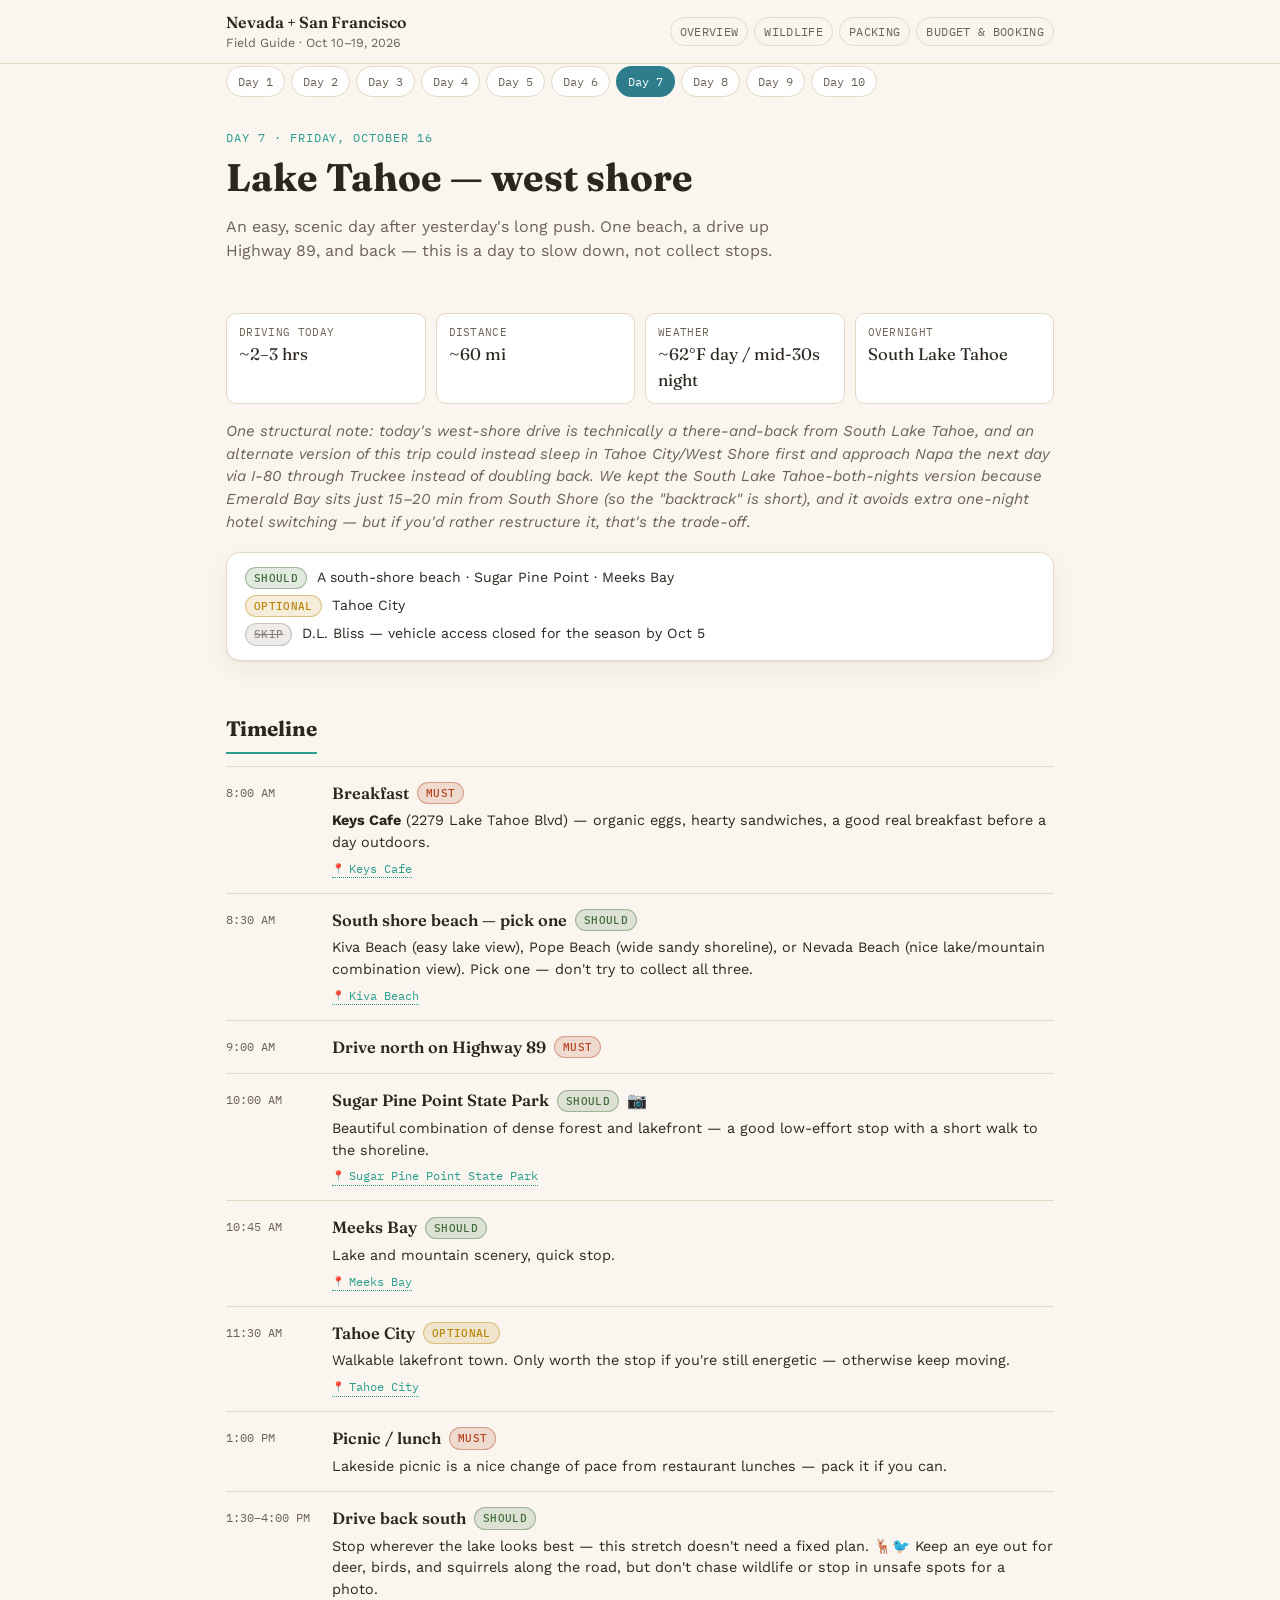
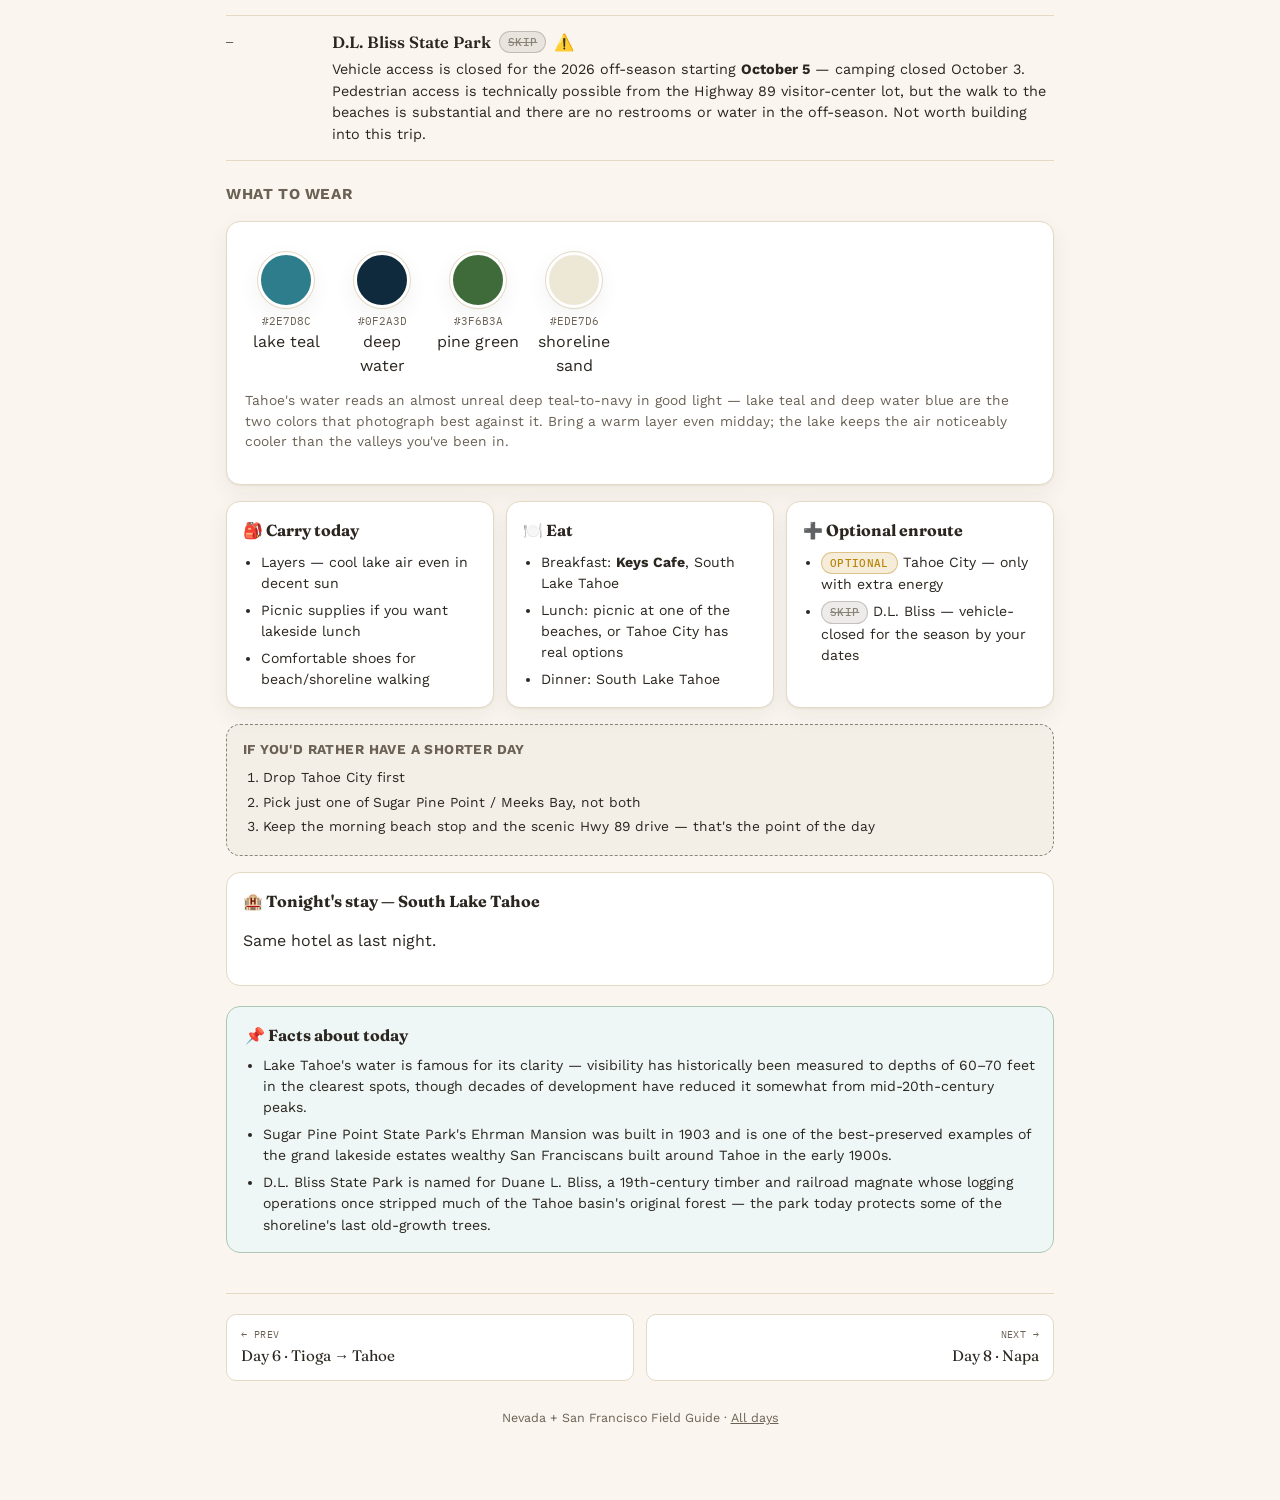
<file: day-7.html>
<!doctype html>
<html lang="en">
<head>
<meta charset="utf-8">
<meta name="viewport" content="width=device-width, initial-scale=1">
<title>Day 7 — Lake Tahoe West Shore | Nevada &amp; San Francisco Field Guide</title>
<link rel="stylesheet" href="styles.css">
</head>
<body style="--dc:#2E7D8C">

<div class="topbar"><div class="topbar-inner">
  <div class="brand">Nevada + San Francisco<span>Field Guide · Oct 10–19, 2026</span></div>
  <div class="topnav">
    <a href="index.html">Overview</a>
    <a href="wildlife.html">Wildlife</a>
    <a href="packing.html">Packing</a>
    <a href="budget.html">Budget &amp; Booking</a>
  </div>
</div></div>

<div class="wrap">

  <div class="pillnav-outer"><div class="pillnav">
    <a class="pill" href="day-1.html">Day 1</a>
    <a class="pill" href="day-2.html">Day 2</a>
    <a class="pill" href="day-3.html">Day 3</a>
    <a class="pill" href="day-4.html">Day 4</a>
    <a class="pill" href="day-5.html">Day 5</a>
    <a class="pill" href="day-6.html">Day 6</a>
    <a class="pill on" href="day-7.html" style="--dc:#2E7D8C">Day 7</a>
    <a class="pill" href="day-8.html">Day 8</a>
    <a class="pill" href="day-9.html">Day 9</a>
    <a class="pill" href="day-10.html">Day 10</a>
  </div></div>

  <div class="hero">
    <div class="kicker">Day 7 · Friday, October 16</div>
    <h1>Lake Tahoe — west shore</h1>
    <p class="sub">An easy, scenic day after yesterday's long push. One beach, a drive up Highway 89, and back — this is a day to slow down, not collect stops.</p>
  </div>

  <div class="stats">
    <div class="stat"><div class="k">Driving today</div><div class="v">~2–3 hrs</div></div>
    <div class="stat"><div class="k">Distance</div><div class="v">~60 mi</div></div>
    <div class="stat"><div class="k">Weather</div><div class="v">~62°F day / mid-30s night</div></div>
    <div class="stat"><div class="k">Overnight</div><div class="v">South Lake Tahoe</div></div>
  </div>

  <p class="italic-note">One structural note: today's west-shore drive is technically a there-and-back from South Lake Tahoe, and an alternate version of this trip could instead sleep in Tahoe City/West Shore first and approach Napa the next day via I-80 through Truckee instead of doubling back. We kept the South Lake Tahoe-both-nights version because Emerald Bay sits just 15–20 min from South Shore (so the "backtrack" is short), and it avoids extra one-night hotel switching — but if you'd rather restructure it, that's the trade-off.</p>

  <div class="glance">
    <div class="row"><span class="tag should">Should</span><span class="names">A south-shore beach · Sugar Pine Point · Meeks Bay</span></div>
    <div class="row"><span class="tag optional">Optional</span><span class="names">Tahoe City</span></div>
    <div class="row"><span class="tag skip">Skip</span><span class="names">D.L. Bliss — vehicle access closed for the season by Oct 5</span></div>
  </div>

  <h2 class="section">Timeline</h2>
  <div class="tl">

    <div class="tl-row">
      <div class="time">8:00 AM</div>
      <div>
        <div class="stopname">Breakfast <span class="tag must">Must</span></div>
        <div class="desc"><b>Keys Cafe</b> (2279 Lake Tahoe Blvd) — organic eggs, hearty sandwiches, a good real breakfast before a day outdoors.</div>
        <a class="maplink" href="https://www.google.com/maps/search/?api=1&query=Keys+Cafe+South+Lake+Tahoe">Keys Cafe</a>
      </div>
    </div>

    <div class="tl-row">
      <div class="time">8:30 AM</div>
      <div>
        <div class="stopname">South shore beach — pick one <span class="tag should">Should</span></div>
        <div class="desc">Kiva Beach (easy lake view), Pope Beach (wide sandy shoreline), or Nevada Beach (nice lake/mountain combination view). Pick one — don't try to collect all three.</div>
        <a class="maplink" href="https://www.google.com/maps/search/?api=1&query=Kiva+Beach+Lake+Tahoe">Kiva Beach</a>
      </div>
    </div>

    <div class="tl-row">
      <div class="time">9:00 AM</div>
      <div>
        <div class="stopname">Drive north on Highway 89 <span class="tag must">Must</span></div>
      </div>
    </div>

    <div class="tl-row">
      <div class="time">10:00 AM</div>
      <div>
        <div class="stopname">Sugar Pine Point State Park <span class="tag should">Should</span> 📷</div>
        <div class="desc">Beautiful combination of dense forest and lakefront — a good low-effort stop with a short walk to the shoreline.</div>
        <a class="maplink" href="https://www.google.com/maps/search/?api=1&query=Sugar+Pine+Point+State+Park">Sugar Pine Point State Park</a>
      </div>
    </div>

    <div class="tl-row">
      <div class="time">10:45 AM</div>
      <div>
        <div class="stopname">Meeks Bay <span class="tag should">Should</span></div>
        <div class="desc">Lake and mountain scenery, quick stop.</div>
        <a class="maplink" href="https://www.google.com/maps/search/?api=1&query=Meeks+Bay+Lake+Tahoe">Meeks Bay</a>
      </div>
    </div>

    <div class="tl-row">
      <div class="time">11:30 AM</div>
      <div>
        <div class="stopname">Tahoe City <span class="tag optional">Optional</span></div>
        <div class="desc">Walkable lakefront town. Only worth the stop if you're still energetic — otherwise keep moving.</div>
        <a class="maplink" href="https://www.google.com/maps/search/?api=1&query=Tahoe+City+CA">Tahoe City</a>
      </div>
    </div>

    <div class="tl-row">
      <div class="time">1:00 PM</div>
      <div>
        <div class="stopname">Picnic / lunch <span class="tag must">Must</span></div>
        <div class="desc">Lakeside picnic is a nice change of pace from restaurant lunches — pack it if you can.</div>
      </div>
    </div>

    <div class="tl-row">
      <div class="time">1:30–4:00 PM</div>
      <div>
        <div class="stopname">Drive back south <span class="tag should">Should</span></div>
        <div class="desc">Stop wherever the lake looks best — this stretch doesn't need a fixed plan. 🦌🐦 Keep an eye out for deer, birds, and squirrels along the road, but don't chase wildlife or stop in unsafe spots for a photo.</div>
      </div>
    </div>

    <div class="tl-row">
      <div class="time">—</div>
      <div>
        <div class="stopname">D.L. Bliss State Park <span class="tag skip">Skip</span> ⚠️</div>
        <div class="desc">Vehicle access is closed for the 2026 off-season starting <b>October 5</b> — camping closed October 3. Pedestrian access is technically possible from the Highway 89 visitor-center lot, but the walk to the beaches is substantial and there are no restrooms or water in the off-season. Not worth building into this trip.</div>
      </div>
    </div>

  </div>

  <h3 class="sub">What to wear</h3>
  <div class="wear">
    <div class="swatches">
      <div class="sw"><div class="chip" style="background:#2E7D8C"></div><div class="hex">#2E7D8C</div>lake teal</div>
      <div class="sw"><div class="chip" style="background:#0F2A3D"></div><div class="hex">#0F2A3D</div>deep water</div>
      <div class="sw"><div class="chip" style="background:#3F6B3A"></div><div class="hex">#3F6B3A</div>pine green</div>
      <div class="sw"><div class="chip" style="background:#EDE7D6"></div><div class="hex">#EDE7D6</div>shoreline sand</div>
    </div>
    <p class="why">Tahoe's water reads an almost unreal deep teal-to-navy in good light — lake teal and deep water blue are the two colors that photograph best against it. Bring a warm layer even midday; the lake keeps the air noticeably cooler than the valleys you've been in.</p>
  </div>

  <div class="grid3">
    <div class="card">
      <h4>🎒 Carry today</h4>
      <ul>
        <li>Layers — cool lake air even in decent sun</li>
        <li>Picnic supplies if you want lakeside lunch</li>
        <li>Comfortable shoes for beach/shoreline walking</li>
      </ul>
    </div>
    <div class="card">
      <h4>🍽️ Eat</h4>
      <ul>
        <li>Breakfast: <b>Keys Cafe</b>, South Lake Tahoe</li>
        <li>Lunch: picnic at one of the beaches, or Tahoe City has real options</li>
        <li>Dinner: South Lake Tahoe</li>
      </ul>
    </div>
    <div class="card">
      <h4>➕ Optional enroute</h4>
      <ul>
        <li><span class="tag optional">Optional</span> Tahoe City — only with extra energy</li>
        <li><span class="tag skip">Skip</span> D.L. Bliss — vehicle-closed for the season by your dates</li>
      </ul>
    </div>
  </div>

  <div class="cutbox">
    <h4>If you'd rather have a shorter day</h4>
    <ol>
      <li>Drop Tahoe City first</li>
      <li>Pick just one of Sugar Pine Point / Meeks Bay, not both</li>
      <li>Keep the morning beach stop and the scenic Hwy 89 drive — that's the point of the day</li>
    </ol>
  </div>

  <div class="lodge">
    <h4>🏨 Tonight's stay — South Lake Tahoe</h4>
    <p>Same hotel as last night.</p>
  </div>

  <div class="facts">
    <h4>📌 Facts about today</h4>
    <ul>
      <li>Lake Tahoe's water is famous for its clarity — visibility has historically been measured to depths of 60–70 feet in the clearest spots, though decades of development have reduced it somewhat from mid-20th-century peaks.</li>
      <li>Sugar Pine Point State Park's Ehrman Mansion was built in 1903 and is one of the best-preserved examples of the grand lakeside estates wealthy San Franciscans built around Tahoe in the early 1900s.</li>
      <li>D.L. Bliss State Park is named for Duane L. Bliss, a 19th-century timber and railroad magnate whose logging operations once stripped much of the Tahoe basin's original forest — the park today protects some of the shoreline's last old-growth trees.</li>
    </ul>
  </div>

  <div class="pagenav">
    <a class="prev" href="day-6.html"><span class="lbl">← Prev</span><span class="nm">Day 6 · Tioga → Tahoe</span></a>
    <a class="next" href="day-8.html"><span class="lbl">Next →</span><span class="nm">Day 8 · Napa</span></a>
  </div>

  <footer class="pf">Nevada + San Francisco Field Guide · <a href="index.html">All days</a></footer>
</div>
</body>
</html>
</file>
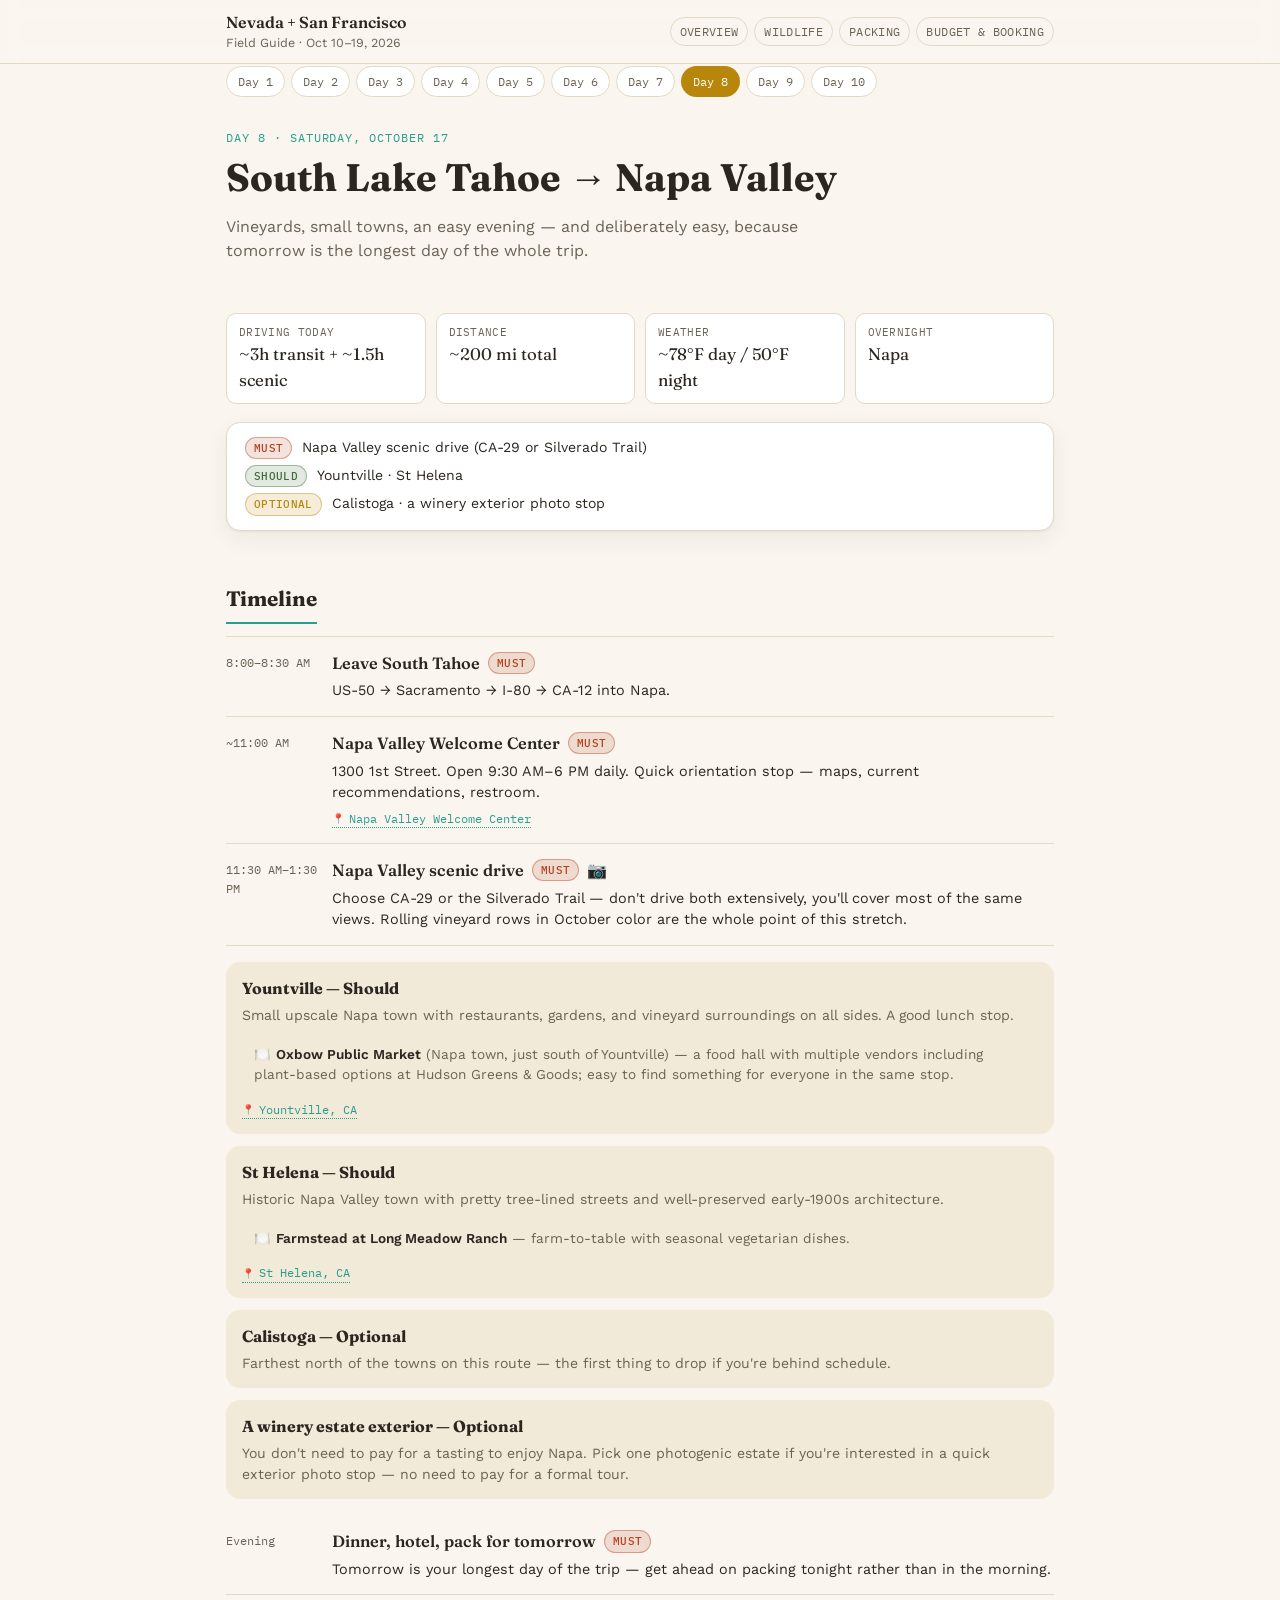
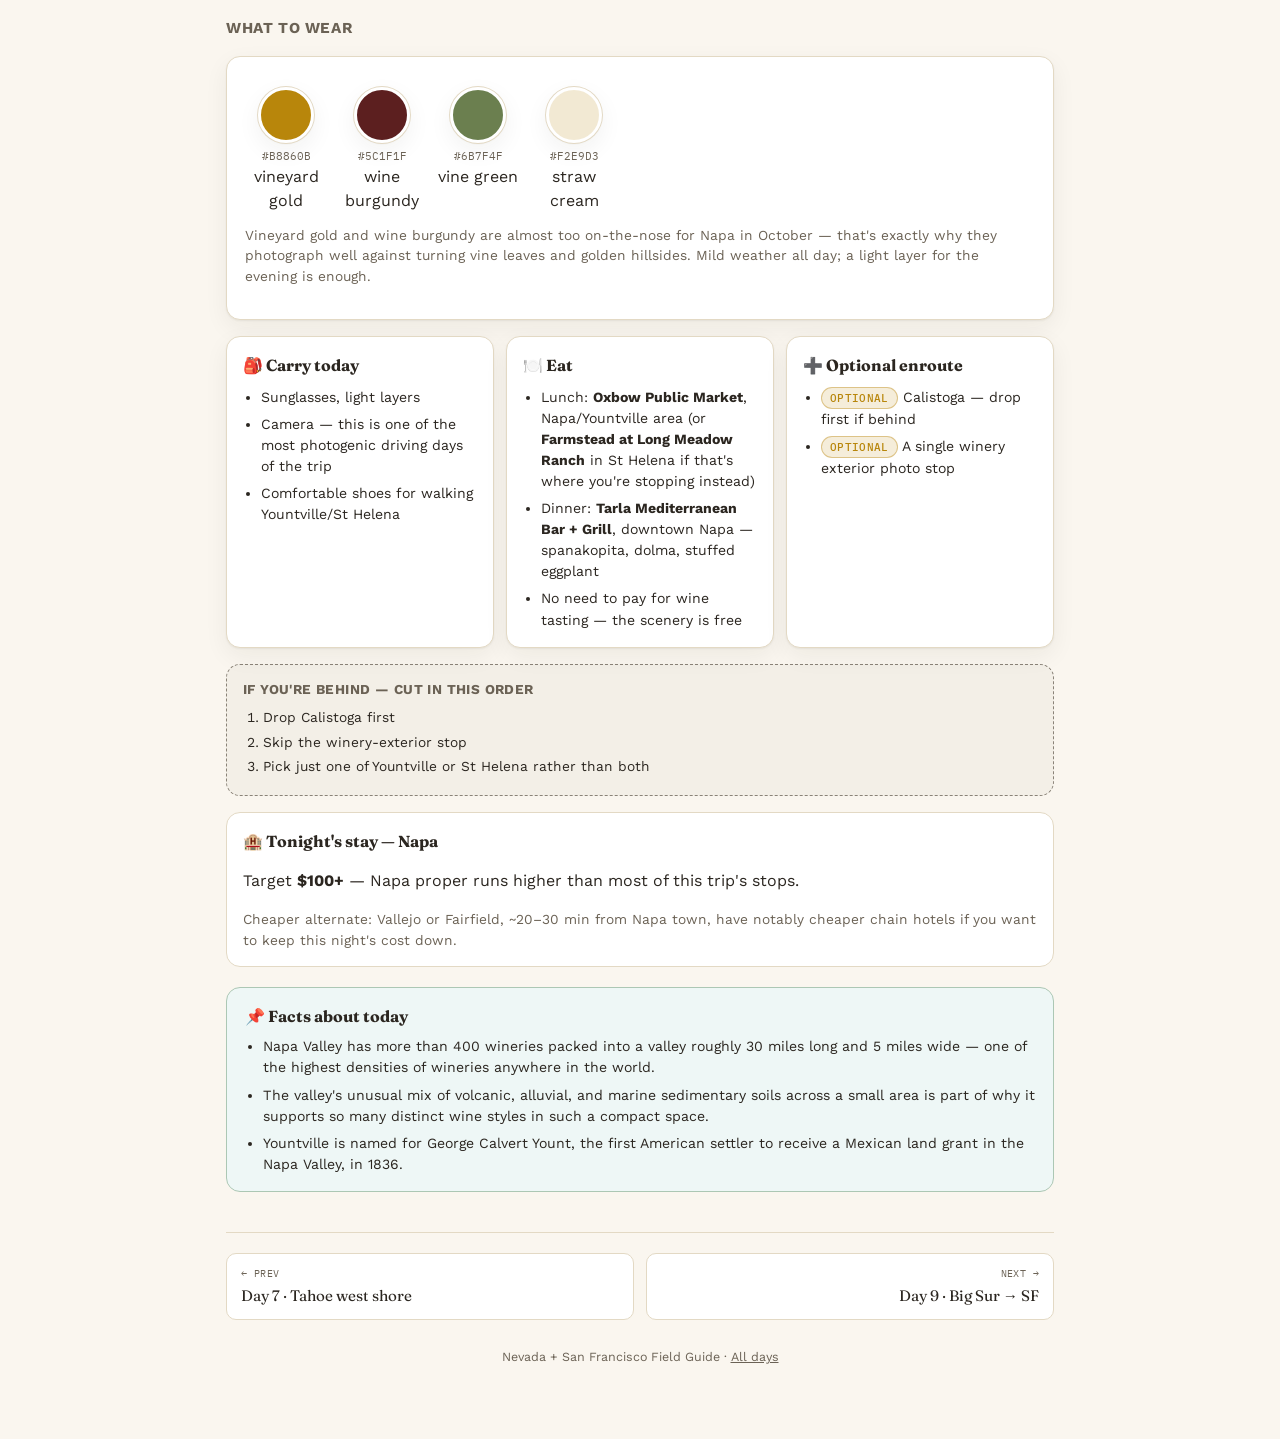
<file: day-8.html>
<!doctype html>
<html lang="en">
<head>
<meta charset="utf-8">
<meta name="viewport" content="width=device-width, initial-scale=1">
<title>Day 8 — Tahoe → Napa Valley | Nevada &amp; San Francisco Field Guide</title>
<link rel="stylesheet" href="styles.css">
</head>
<body style="--dc:#B8860B">

<div class="topbar"><div class="topbar-inner">
  <div class="brand">Nevada + San Francisco<span>Field Guide · Oct 10–19, 2026</span></div>
  <div class="topnav">
    <a href="index.html">Overview</a>
    <a href="wildlife.html">Wildlife</a>
    <a href="packing.html">Packing</a>
    <a href="budget.html">Budget &amp; Booking</a>
  </div>
</div></div>

<div class="wrap">

  <div class="pillnav-outer"><div class="pillnav">
    <a class="pill" href="day-1.html">Day 1</a>
    <a class="pill" href="day-2.html">Day 2</a>
    <a class="pill" href="day-3.html">Day 3</a>
    <a class="pill" href="day-4.html">Day 4</a>
    <a class="pill" href="day-5.html">Day 5</a>
    <a class="pill" href="day-6.html">Day 6</a>
    <a class="pill" href="day-7.html">Day 7</a>
    <a class="pill on" href="day-8.html" style="--dc:#B8860B">Day 8</a>
    <a class="pill" href="day-9.html">Day 9</a>
    <a class="pill" href="day-10.html">Day 10</a>
  </div></div>

  <div class="hero">
    <div class="kicker">Day 8 · Saturday, October 17</div>
    <h1>South Lake Tahoe → Napa Valley</h1>
    <p class="sub">Vineyards, small towns, an easy evening — and deliberately easy, because tomorrow is the longest day of the whole trip.</p>
  </div>

  <div class="stats">
    <div class="stat"><div class="k">Driving today</div><div class="v">~3h transit + ~1.5h scenic</div></div>
    <div class="stat"><div class="k">Distance</div><div class="v">~200 mi total</div></div>
    <div class="stat"><div class="k">Weather</div><div class="v">~78°F day / 50°F night</div></div>
    <div class="stat"><div class="k">Overnight</div><div class="v">Napa</div></div>
  </div>

  <div class="glance">
    <div class="row"><span class="tag must">Must</span><span class="names">Napa Valley scenic drive (CA-29 or Silverado Trail)</span></div>
    <div class="row"><span class="tag should">Should</span><span class="names">Yountville · St Helena</span></div>
    <div class="row"><span class="tag optional">Optional</span><span class="names">Calistoga · a winery exterior photo stop</span></div>
  </div>

  <h2 class="section">Timeline</h2>
  <div class="tl">

    <div class="tl-row">
      <div class="time">8:00–8:30 AM</div>
      <div>
        <div class="stopname">Leave South Tahoe <span class="tag must">Must</span></div>
        <div class="desc">US-50 → Sacramento → I-80 → CA-12 into Napa.</div>
      </div>
    </div>

    <div class="tl-row">
      <div class="time">~11:00 AM</div>
      <div>
        <div class="stopname">Napa Valley Welcome Center <span class="tag must">Must</span></div>
        <div class="desc">1300 1st Street. Open 9:30 AM–6 PM daily. Quick orientation stop — maps, current recommendations, restroom.</div>
        <a class="maplink" href="https://www.google.com/maps/search/?api=1&query=Napa+Valley+Welcome+Center+1300+1st+Street">Napa Valley Welcome Center</a>
      </div>
    </div>

    <div class="tl-row">
      <div class="time">11:30 AM–1:30 PM</div>
      <div>
        <div class="stopname">Napa Valley scenic drive <span class="tag must">Must</span> 📷</div>
        <div class="desc">Choose CA-29 or the Silverado Trail — don't drive both extensively, you'll cover most of the same views. Rolling vineyard rows in October color are the whole point of this stretch.</div>
      </div>
    </div>

    <div class="about">
      <div class="item">
        <h4>Yountville — Should</h4>
        <p>Small upscale Napa town with restaurants, gardens, and vineyard surroundings on all sides. A good lunch stop.
        <span class="food">🍽️ <b>Oxbow Public Market</b> (Napa town, just south of Yountville) — a food hall with multiple vendors including plant-based options at Hudson Greens &amp; Goods; easy to find something for everyone in the same stop.</span></p>
        <a class="maplink" href="https://www.google.com/maps/search/?api=1&query=Yountville+CA">Yountville, CA</a>
      </div>
      <div class="item">
        <h4>St Helena — Should</h4>
        <p>Historic Napa Valley town with pretty tree-lined streets and well-preserved early-1900s architecture.
        <span class="food">🍽️ <b>Farmstead at Long Meadow Ranch</b> — farm-to-table with seasonal vegetarian dishes.</span></p>
        <a class="maplink" href="https://www.google.com/maps/search/?api=1&query=St+Helena+CA">St Helena, CA</a>
      </div>
      <div class="item">
        <h4>Calistoga — Optional</h4>
        <p>Farthest north of the towns on this route — the first thing to drop if you're behind schedule.</p>
      </div>
      <div class="item">
        <h4>A winery estate exterior — Optional</h4>
        <p>You don't need to pay for a tasting to enjoy Napa. Pick one photogenic estate if you're interested in a quick exterior photo stop — no need to pay for a formal tour.</p>
      </div>
    </div>

    <div class="tl-row">
      <div class="time">Evening</div>
      <div>
        <div class="stopname">Dinner, hotel, pack for tomorrow <span class="tag must">Must</span></div>
        <div class="desc">Tomorrow is your longest day of the trip — get ahead on packing tonight rather than in the morning.</div>
      </div>
    </div>

  </div>

  <h3 class="sub">What to wear</h3>
  <div class="wear">
    <div class="swatches">
      <div class="sw"><div class="chip" style="background:#B8860B"></div><div class="hex">#B8860B</div>vineyard gold</div>
      <div class="sw"><div class="chip" style="background:#5C1F1F"></div><div class="hex">#5C1F1F</div>wine burgundy</div>
      <div class="sw"><div class="chip" style="background:#6B7F4F"></div><div class="hex">#6B7F4F</div>vine green</div>
      <div class="sw"><div class="chip" style="background:#F2E9D3"></div><div class="hex">#F2E9D3</div>straw cream</div>
    </div>
    <p class="why">Vineyard gold and wine burgundy are almost too on-the-nose for Napa in October — that's exactly why they photograph well against turning vine leaves and golden hillsides. Mild weather all day; a light layer for the evening is enough.</p>
  </div>

  <div class="grid3">
    <div class="card">
      <h4>🎒 Carry today</h4>
      <ul>
        <li>Sunglasses, light layers</li>
        <li>Camera — this is one of the most photogenic driving days of the trip</li>
        <li>Comfortable shoes for walking Yountville/St Helena</li>
      </ul>
    </div>
    <div class="card">
      <h4>🍽️ Eat</h4>
      <ul>
        <li>Lunch: <b>Oxbow Public Market</b>, Napa/Yountville area (or <b>Farmstead at Long Meadow Ranch</b> in St Helena if that's where you're stopping instead)</li>
        <li>Dinner: <b>Tarla Mediterranean Bar + Grill</b>, downtown Napa — spanakopita, dolma, stuffed eggplant</li>
        <li>No need to pay for wine tasting — the scenery is free</li>
      </ul>
    </div>
    <div class="card">
      <h4>➕ Optional enroute</h4>
      <ul>
        <li><span class="tag optional">Optional</span> Calistoga — drop first if behind</li>
        <li><span class="tag optional">Optional</span> A single winery exterior photo stop</li>
      </ul>
    </div>
  </div>

  <div class="cutbox">
    <h4>If you're behind — cut in this order</h4>
    <ol>
      <li>Drop Calistoga first</li>
      <li>Skip the winery-exterior stop</li>
      <li>Pick just one of Yountville or St Helena rather than both</li>
    </ol>
  </div>

  <div class="lodge">
    <h4>🏨 Tonight's stay — Napa</h4>
    <p>Target <b>$100+</b> — Napa proper runs higher than most of this trip's stops.</p>
    <div class="alt">Cheaper alternate: Vallejo or Fairfield, ~20–30 min from Napa town, have notably cheaper chain hotels if you want to keep this night's cost down.</div>
  </div>

  <div class="facts">
    <h4>📌 Facts about today</h4>
    <ul>
      <li>Napa Valley has more than 400 wineries packed into a valley roughly 30 miles long and 5 miles wide — one of the highest densities of wineries anywhere in the world.</li>
      <li>The valley's unusual mix of volcanic, alluvial, and marine sedimentary soils across a small area is part of why it supports so many distinct wine styles in such a compact space.</li>
      <li>Yountville is named for George Calvert Yount, the first American settler to receive a Mexican land grant in the Napa Valley, in 1836.</li>
    </ul>
  </div>

  <div class="pagenav">
    <a class="prev" href="day-7.html"><span class="lbl">← Prev</span><span class="nm">Day 7 · Tahoe west shore</span></a>
    <a class="next" href="day-9.html"><span class="lbl">Next →</span><span class="nm">Day 9 · Big Sur → SF</span></a>
  </div>

  <footer class="pf">Nevada + San Francisco Field Guide · <a href="index.html">All days</a></footer>
</div>
</body>
</html>
</file>
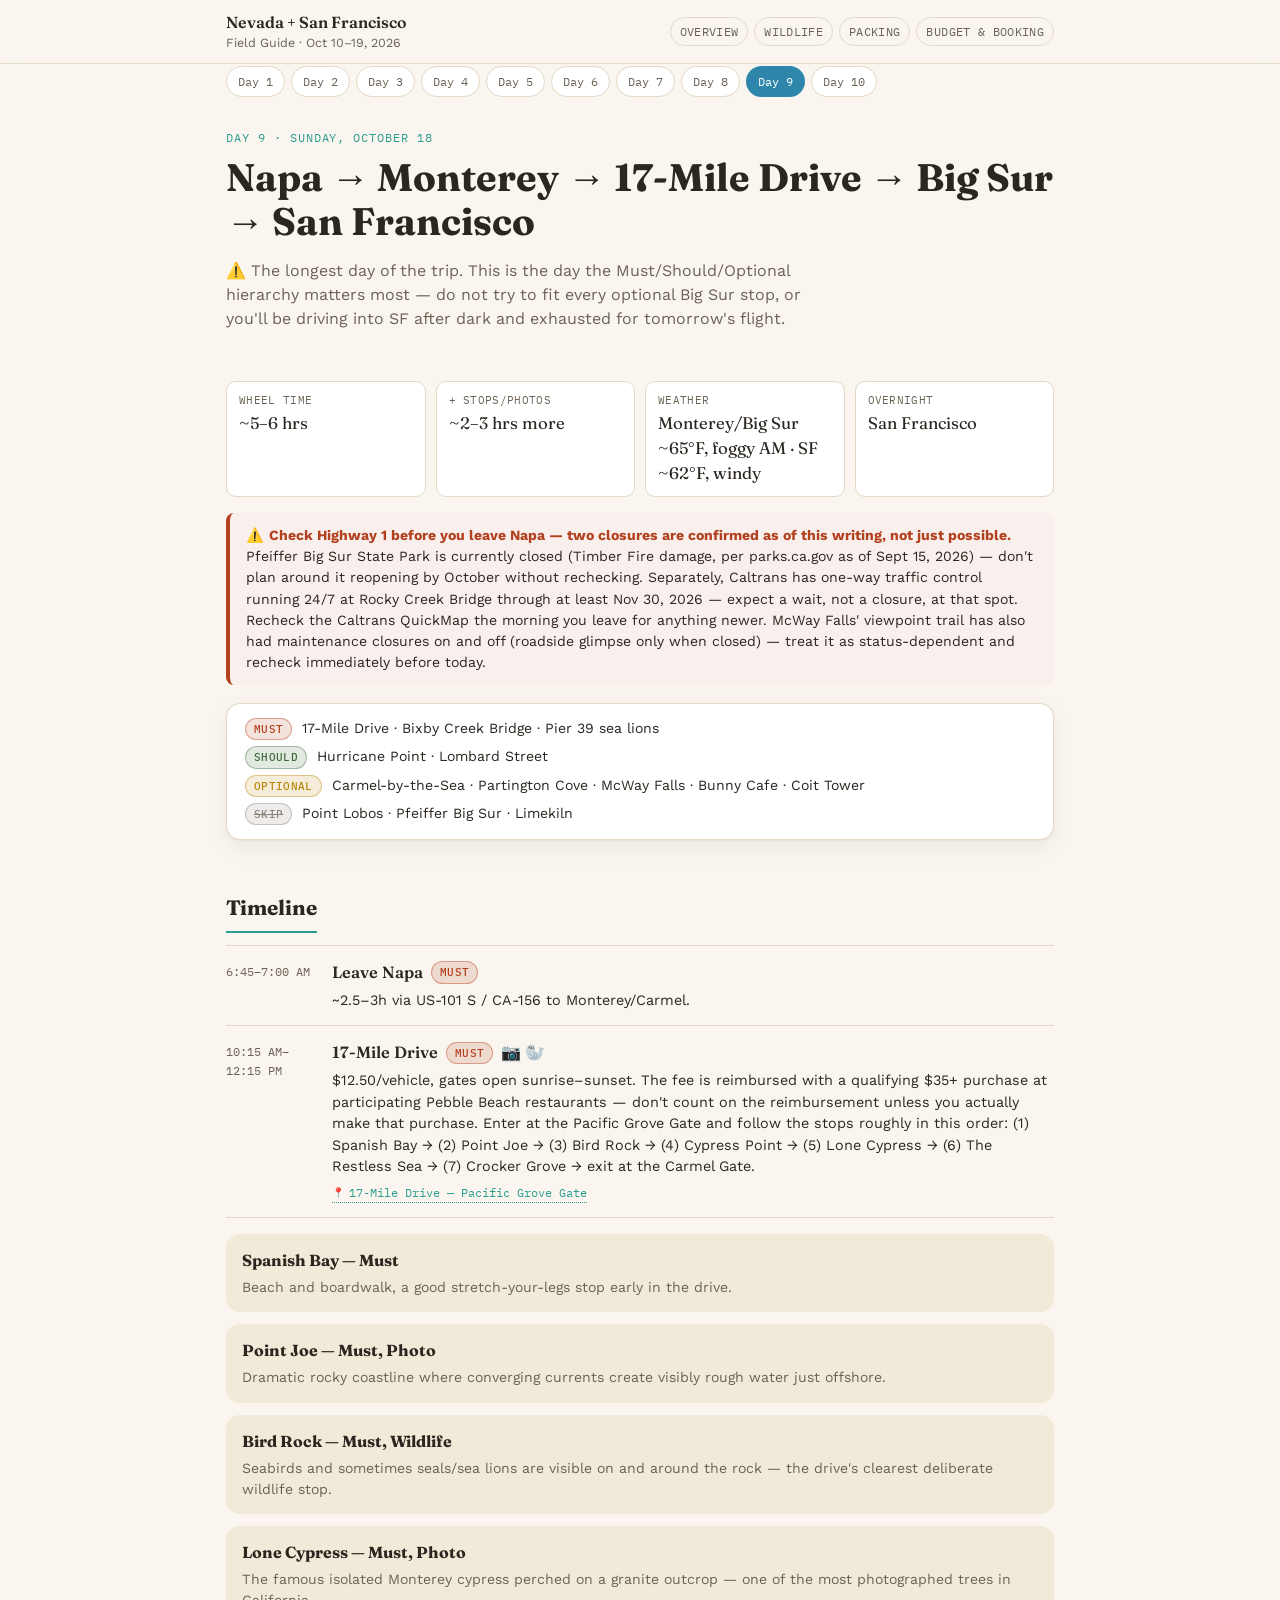
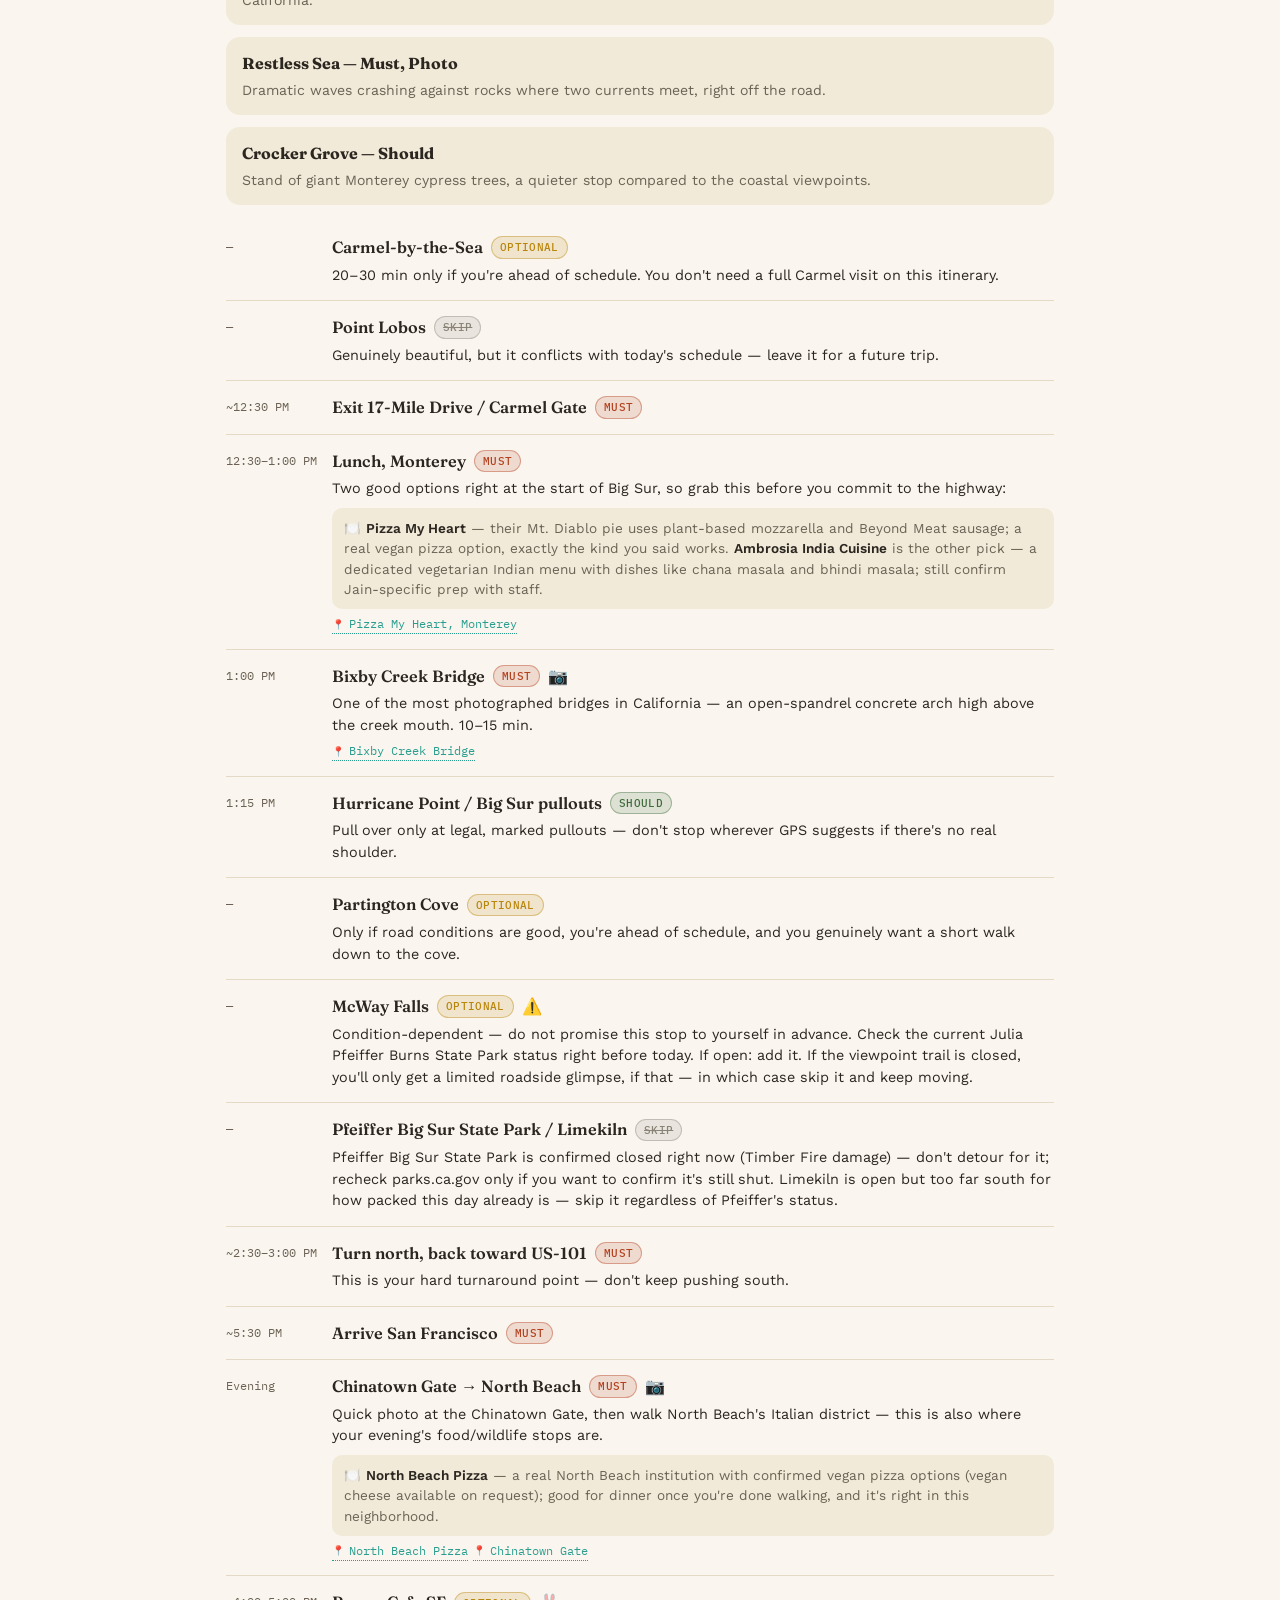
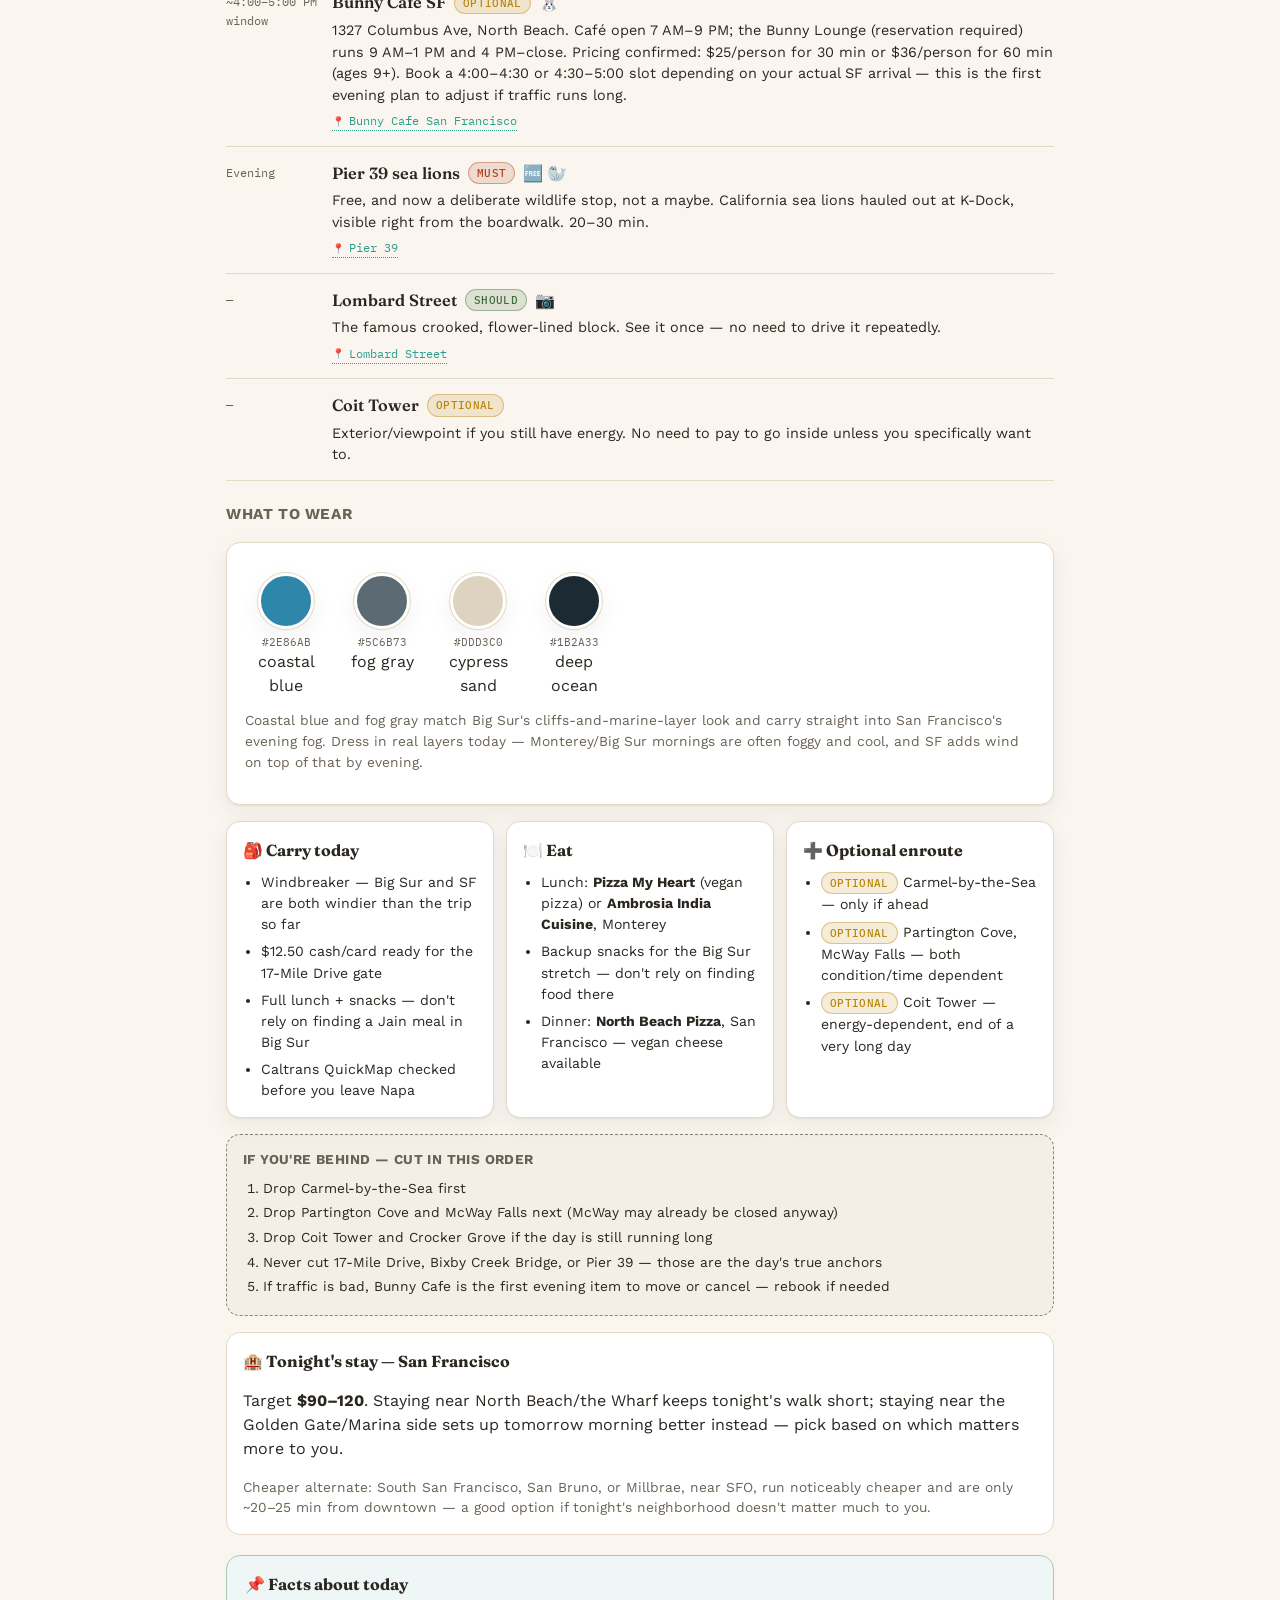
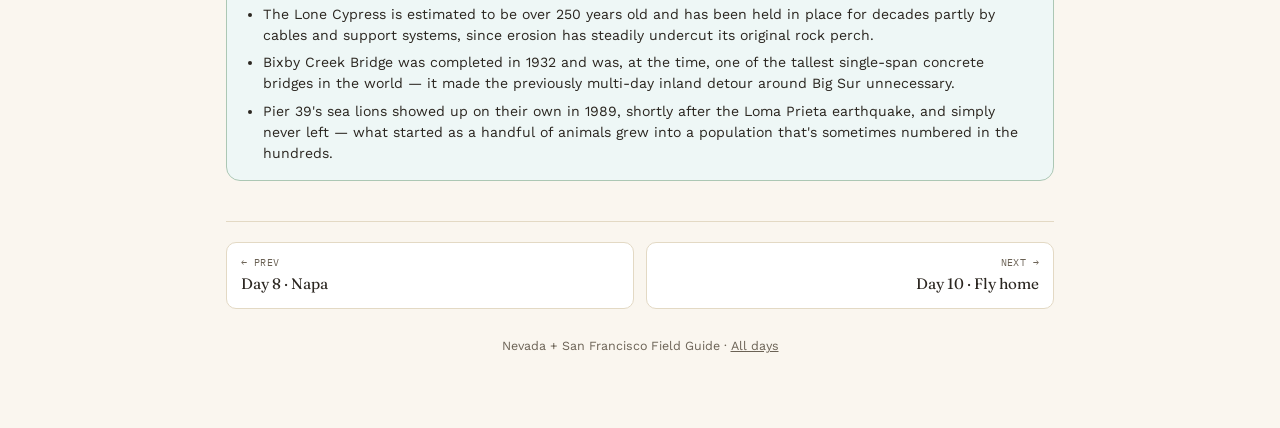
<file: day-9.html>
<!doctype html>
<html lang="en">
<head>
<meta charset="utf-8">
<meta name="viewport" content="width=device-width, initial-scale=1">
<title>Day 9 — Napa → 17-Mile Drive → Big Sur → SF | Nevada &amp; San Francisco Field Guide</title>
<link rel="stylesheet" href="styles.css">
</head>
<body style="--dc:#2E86AB">

<div class="topbar"><div class="topbar-inner">
  <div class="brand">Nevada + San Francisco<span>Field Guide · Oct 10–19, 2026</span></div>
  <div class="topnav">
    <a href="index.html">Overview</a>
    <a href="wildlife.html">Wildlife</a>
    <a href="packing.html">Packing</a>
    <a href="budget.html">Budget &amp; Booking</a>
  </div>
</div></div>

<div class="wrap">

  <div class="pillnav-outer"><div class="pillnav">
    <a class="pill" href="day-1.html">Day 1</a>
    <a class="pill" href="day-2.html">Day 2</a>
    <a class="pill" href="day-3.html">Day 3</a>
    <a class="pill" href="day-4.html">Day 4</a>
    <a class="pill" href="day-5.html">Day 5</a>
    <a class="pill" href="day-6.html">Day 6</a>
    <a class="pill" href="day-7.html">Day 7</a>
    <a class="pill" href="day-8.html">Day 8</a>
    <a class="pill on" href="day-9.html" style="--dc:#2E86AB">Day 9</a>
    <a class="pill" href="day-10.html">Day 10</a>
  </div></div>

  <div class="hero">
    <div class="kicker">Day 9 · Sunday, October 18</div>
    <h1>Napa → Monterey → 17-Mile Drive → Big Sur → San Francisco</h1>
    <p class="sub">⚠️ The longest day of the trip. This is the day the Must/Should/Optional hierarchy matters most — do not try to fit every optional Big Sur stop, or you'll be driving into SF after dark and exhausted for tomorrow's flight.</p>
  </div>

  <div class="stats">
    <div class="stat"><div class="k">Wheel time</div><div class="v">~5–6 hrs</div></div>
    <div class="stat"><div class="k">+ stops/photos</div><div class="v">~2–3 hrs more</div></div>
    <div class="stat"><div class="k">Weather</div><div class="v">Monterey/Big Sur ~65°F, foggy AM · SF ~62°F, windy</div></div>
    <div class="stat"><div class="k">Overnight</div><div class="v">San Francisco</div></div>
  </div>

  <div class="alert">⚠️ <b>Check Highway 1 before you leave Napa — two closures are confirmed as of this writing, not just possible.</b> Pfeiffer Big Sur State Park is currently closed (Timber Fire damage, per parks.ca.gov as of Sept 15, 2026) — don't plan around it reopening by October without rechecking. Separately, Caltrans has one-way traffic control running 24/7 at Rocky Creek Bridge through at least Nov 30, 2026 — expect a wait, not a closure, at that spot. Recheck the Caltrans QuickMap the morning you leave for anything newer. McWay Falls' viewpoint trail has also had maintenance closures on and off (roadside glimpse only when closed) — treat it as status-dependent and recheck immediately before today.</div>

  <div class="glance">
    <div class="row"><span class="tag must">Must</span><span class="names">17-Mile Drive · Bixby Creek Bridge · Pier 39 sea lions</span></div>
    <div class="row"><span class="tag should">Should</span><span class="names">Hurricane Point · Lombard Street</span></div>
    <div class="row"><span class="tag optional">Optional</span><span class="names">Carmel-by-the-Sea · Partington Cove · McWay Falls · Bunny Cafe · Coit Tower</span></div>
    <div class="row"><span class="tag skip">Skip</span><span class="names">Point Lobos · Pfeiffer Big Sur · Limekiln</span></div>
  </div>

  <h2 class="section">Timeline</h2>
  <div class="tl">

    <div class="tl-row">
      <div class="time">6:45–7:00 AM</div>
      <div>
        <div class="stopname">Leave Napa <span class="tag must">Must</span></div>
        <div class="desc">~2.5–3h via US-101 S / CA-156 to Monterey/Carmel.</div>
      </div>
    </div>

    <div class="tl-row">
      <div class="time">10:15 AM–12:15 PM</div>
      <div>
        <div class="stopname">17-Mile Drive <span class="tag must">Must</span> 📷 🦭</div>
        <div class="desc">$12.50/vehicle, gates open sunrise–sunset. The fee is reimbursed with a qualifying $35+ purchase at participating Pebble Beach restaurants — don't count on the reimbursement unless you actually make that purchase. Enter at the Pacific Grove Gate and follow the stops roughly in this order: (1) Spanish Bay → (2) Point Joe → (3) Bird Rock → (4) Cypress Point → (5) Lone Cypress → (6) The Restless Sea → (7) Crocker Grove → exit at the Carmel Gate.</div>
        <a class="maplink" href="https://www.google.com/maps/search/?api=1&query=17-Mile+Drive+Pacific+Grove+Gate">17-Mile Drive — Pacific Grove Gate</a>
      </div>
    </div>

    <div class="about">
      <div class="item">
        <h4>Spanish Bay — Must</h4>
        <p>Beach and boardwalk, a good stretch-your-legs stop early in the drive.</p>
      </div>
      <div class="item">
        <h4>Point Joe — Must, Photo</h4>
        <p>Dramatic rocky coastline where converging currents create visibly rough water just offshore.</p>
      </div>
      <div class="item">
        <h4>Bird Rock — Must, Wildlife</h4>
        <p>Seabirds and sometimes seals/sea lions are visible on and around the rock — the drive's clearest deliberate wildlife stop.</p>
      </div>
      <div class="item">
        <h4>Lone Cypress — Must, Photo</h4>
        <p>The famous isolated Monterey cypress perched on a granite outcrop — one of the most photographed trees in California.</p>
      </div>
      <div class="item">
        <h4>Restless Sea — Must, Photo</h4>
        <p>Dramatic waves crashing against rocks where two currents meet, right off the road.</p>
      </div>
      <div class="item">
        <h4>Crocker Grove — Should</h4>
        <p>Stand of giant Monterey cypress trees, a quieter stop compared to the coastal viewpoints.</p>
      </div>
    </div>

    <div class="tl-row">
      <div class="time">—</div>
      <div>
        <div class="stopname">Carmel-by-the-Sea <span class="tag optional">Optional</span></div>
        <div class="desc">20–30 min only if you're ahead of schedule. You don't need a full Carmel visit on this itinerary.</div>
      </div>
    </div>

    <div class="tl-row">
      <div class="time">—</div>
      <div>
        <div class="stopname">Point Lobos <span class="tag skip">Skip</span></div>
        <div class="desc">Genuinely beautiful, but it conflicts with today's schedule — leave it for a future trip.</div>
      </div>
    </div>

    <div class="tl-row">
      <div class="time">~12:30 PM</div>
      <div>
        <div class="stopname">Exit 17-Mile Drive / Carmel Gate <span class="tag must">Must</span></div>
      </div>
    </div>

    <div class="tl-row">
      <div class="time">12:30–1:00 PM</div>
      <div>
        <div class="stopname">Lunch, Monterey <span class="tag must">Must</span></div>
        <div class="desc">Two good options right at the start of Big Sur, so grab this before you commit to the highway:
        <span class="food">🍽️ <b>Pizza My Heart</b> — their Mt. Diablo pie uses plant-based mozzarella and Beyond Meat sausage; a real vegan pizza option, exactly the kind you said works. <b>Ambrosia India Cuisine</b> is the other pick — a dedicated vegetarian Indian menu with dishes like chana masala and bhindi masala; still confirm Jain-specific prep with staff.</span></div>
        <a class="maplink" href="https://www.google.com/maps/search/?api=1&query=Pizza+My+Heart+Monterey">Pizza My Heart, Monterey</a>
      </div>
    </div>

    <div class="tl-row">
      <div class="time">1:00 PM</div>
      <div>
        <div class="stopname">Bixby Creek Bridge <span class="tag must">Must</span> 📷</div>
        <div class="desc">One of the most photographed bridges in California — an open-spandrel concrete arch high above the creek mouth. 10–15 min.</div>
        <a class="maplink" href="https://www.google.com/maps/search/?api=1&query=Bixby+Creek+Bridge">Bixby Creek Bridge</a>
      </div>
    </div>

    <div class="tl-row">
      <div class="time">1:15 PM</div>
      <div>
        <div class="stopname">Hurricane Point / Big Sur pullouts <span class="tag should">Should</span></div>
        <div class="desc">Pull over only at legal, marked pullouts — don't stop wherever GPS suggests if there's no real shoulder.</div>
      </div>
    </div>

    <div class="tl-row">
      <div class="time">—</div>
      <div>
        <div class="stopname">Partington Cove <span class="tag optional">Optional</span></div>
        <div class="desc">Only if road conditions are good, you're ahead of schedule, and you genuinely want a short walk down to the cove.</div>
      </div>
    </div>

    <div class="tl-row">
      <div class="time">—</div>
      <div>
        <div class="stopname">McWay Falls <span class="tag optional">Optional</span> ⚠️</div>
        <div class="desc">Condition-dependent — do not promise this stop to yourself in advance. Check the current Julia Pfeiffer Burns State Park status right before today. If open: add it. If the viewpoint trail is closed, you'll only get a limited roadside glimpse, if that — in which case skip it and keep moving.</div>
      </div>
    </div>

    <div class="tl-row">
      <div class="time">—</div>
      <div>
        <div class="stopname">Pfeiffer Big Sur State Park / Limekiln <span class="tag skip">Skip</span></div>
        <div class="desc">Pfeiffer Big Sur State Park is confirmed closed right now (Timber Fire damage) — don't detour for it; recheck parks.ca.gov only if you want to confirm it's still shut. Limekiln is open but too far south for how packed this day already is — skip it regardless of Pfeiffer's status.</div>
      </div>
    </div>

    <div class="tl-row">
      <div class="time">~2:30–3:00 PM</div>
      <div>
        <div class="stopname">Turn north, back toward US-101 <span class="tag must">Must</span></div>
        <div class="desc">This is your hard turnaround point — don't keep pushing south.</div>
      </div>
    </div>

    <div class="tl-row">
      <div class="time">~5:30 PM</div>
      <div>
        <div class="stopname">Arrive San Francisco <span class="tag must">Must</span></div>
      </div>
    </div>

    <div class="tl-row">
      <div class="time">Evening</div>
      <div>
        <div class="stopname">Chinatown Gate → North Beach <span class="tag must">Must</span> 📷</div>
        <div class="desc">Quick photo at the Chinatown Gate, then walk North Beach's Italian district — this is also where your evening's food/wildlife stops are.
        <span class="food">🍽️ <b>North Beach Pizza</b> — a real North Beach institution with confirmed vegan pizza options (vegan cheese available on request); good for dinner once you're done walking, and it's right in this neighborhood.</span></div>
        <a class="maplink" href="https://www.google.com/maps/search/?api=1&query=North+Beach+Pizza+San+Francisco">North Beach Pizza</a>
        <a class="maplink" href="https://www.google.com/maps/search/?api=1&query=Chinatown+Gate+San+Francisco">Chinatown Gate</a>
      </div>
    </div>

    <div class="tl-row">
      <div class="time">~4:00–5:00 PM window</div>
      <div>
        <div class="stopname">Bunny Cafe SF <span class="tag optional">Optional</span> 🐰</div>
        <div class="desc">1327 Columbus Ave, North Beach. Café open 7 AM–9 PM; the Bunny Lounge (reservation required) runs 9 AM–1 PM and 4 PM–close. Pricing confirmed: $25/person for 30 min or $36/person for 60 min (ages 9+). Book a 4:00–4:30 or 4:30–5:00 slot depending on your actual SF arrival — this is the first evening plan to adjust if traffic runs long.</div>
        <a class="maplink" href="https://www.google.com/maps/search/?api=1&query=Bunny+Cafe+San+Francisco+1327+Columbus+Ave">Bunny Cafe San Francisco</a>
      </div>
    </div>

    <div class="tl-row">
      <div class="time">Evening</div>
      <div>
        <div class="stopname">Pier 39 sea lions <span class="tag must">Must</span> 🆓 🦭</div>
        <div class="desc">Free, and now a deliberate wildlife stop, not a maybe. California sea lions hauled out at K-Dock, visible right from the boardwalk. 20–30 min.</div>
        <a class="maplink" href="https://www.google.com/maps/search/?api=1&query=Pier+39+San+Francisco">Pier 39</a>
      </div>
    </div>

    <div class="tl-row">
      <div class="time">—</div>
      <div>
        <div class="stopname">Lombard Street <span class="tag should">Should</span> 📷</div>
        <div class="desc">The famous crooked, flower-lined block. See it once — no need to drive it repeatedly.</div>
        <a class="maplink" href="https://www.google.com/maps/search/?api=1&query=Lombard+Street+San+Francisco">Lombard Street</a>
      </div>
    </div>

    <div class="tl-row">
      <div class="time">—</div>
      <div>
        <div class="stopname">Coit Tower <span class="tag optional">Optional</span></div>
        <div class="desc">Exterior/viewpoint if you still have energy. No need to pay to go inside unless you specifically want to.</div>
      </div>
    </div>

  </div>

  <h3 class="sub">What to wear</h3>
  <div class="wear">
    <div class="swatches">
      <div class="sw"><div class="chip" style="background:#2E86AB"></div><div class="hex">#2E86AB</div>coastal blue</div>
      <div class="sw"><div class="chip" style="background:#5C6B73"></div><div class="hex">#5C6B73</div>fog gray</div>
      <div class="sw"><div class="chip" style="background:#DDD3C0"></div><div class="hex">#DDD3C0</div>cypress sand</div>
      <div class="sw"><div class="chip" style="background:#1B2A33"></div><div class="hex">#1B2A33</div>deep ocean</div>
    </div>
    <p class="why">Coastal blue and fog gray match Big Sur's cliffs-and-marine-layer look and carry straight into San Francisco's evening fog. Dress in real layers today — Monterey/Big Sur mornings are often foggy and cool, and SF adds wind on top of that by evening.</p>
  </div>

  <div class="grid3">
    <div class="card">
      <h4>🎒 Carry today</h4>
      <ul>
        <li>Windbreaker — Big Sur and SF are both windier than the trip so far</li>
        <li>$12.50 cash/card ready for the 17-Mile Drive gate</li>
        <li>Full lunch + snacks — don't rely on finding a Jain meal in Big Sur</li>
        <li>Caltrans QuickMap checked before you leave Napa</li>
      </ul>
    </div>
    <div class="card">
      <h4>🍽️ Eat</h4>
      <ul>
        <li>Lunch: <b>Pizza My Heart</b> (vegan pizza) or <b>Ambrosia India Cuisine</b>, Monterey</li>
        <li>Backup snacks for the Big Sur stretch — don't rely on finding food there</li>
        <li>Dinner: <b>North Beach Pizza</b>, San Francisco — vegan cheese available</li>
      </ul>
    </div>
    <div class="card">
      <h4>➕ Optional enroute</h4>
      <ul>
        <li><span class="tag optional">Optional</span> Carmel-by-the-Sea — only if ahead</li>
        <li><span class="tag optional">Optional</span> Partington Cove, McWay Falls — both condition/time dependent</li>
        <li><span class="tag optional">Optional</span> Coit Tower — energy-dependent, end of a very long day</li>
      </ul>
    </div>
  </div>

  <div class="cutbox">
    <h4>If you're behind — cut in this order</h4>
    <ol>
      <li>Drop Carmel-by-the-Sea first</li>
      <li>Drop Partington Cove and McWay Falls next (McWay may already be closed anyway)</li>
      <li>Drop Coit Tower and Crocker Grove if the day is still running long</li>
      <li>Never cut 17-Mile Drive, Bixby Creek Bridge, or Pier 39 — those are the day's true anchors</li>
      <li>If traffic is bad, Bunny Cafe is the first evening item to move or cancel — rebook if needed</li>
    </ol>
  </div>

  <div class="lodge">
    <h4>🏨 Tonight's stay — San Francisco</h4>
    <p>Target <b>$90–120</b>. Staying near North Beach/the Wharf keeps tonight's walk short; staying near the Golden Gate/Marina side sets up tomorrow morning better instead — pick based on which matters more to you.</p>
    <div class="alt">Cheaper alternate: South San Francisco, San Bruno, or Millbrae, near SFO, run noticeably cheaper and are only ~20–25 min from downtown — a good option if tonight's neighborhood doesn't matter much to you.</div>
  </div>

  <div class="facts">
    <h4>📌 Facts about today</h4>
    <ul>
      <li>The Lone Cypress is estimated to be over 250 years old and has been held in place for decades partly by cables and support systems, since erosion has steadily undercut its original rock perch.</li>
      <li>Bixby Creek Bridge was completed in 1932 and was, at the time, one of the tallest single-span concrete bridges in the world — it made the previously multi-day inland detour around Big Sur unnecessary.</li>
      <li>Pier 39's sea lions showed up on their own in 1989, shortly after the Loma Prieta earthquake, and simply never left — what started as a handful of animals grew into a population that's sometimes numbered in the hundreds.</li>
    </ul>
  </div>

  <div class="pagenav">
    <a class="prev" href="day-8.html"><span class="lbl">← Prev</span><span class="nm">Day 8 · Napa</span></a>
    <a class="next" href="day-10.html"><span class="lbl">Next →</span><span class="nm">Day 10 · Fly home</span></a>
  </div>

  <footer class="pf">Nevada + San Francisco Field Guide · <a href="index.html">All days</a></footer>
</div>
</body>
</html>
</file>
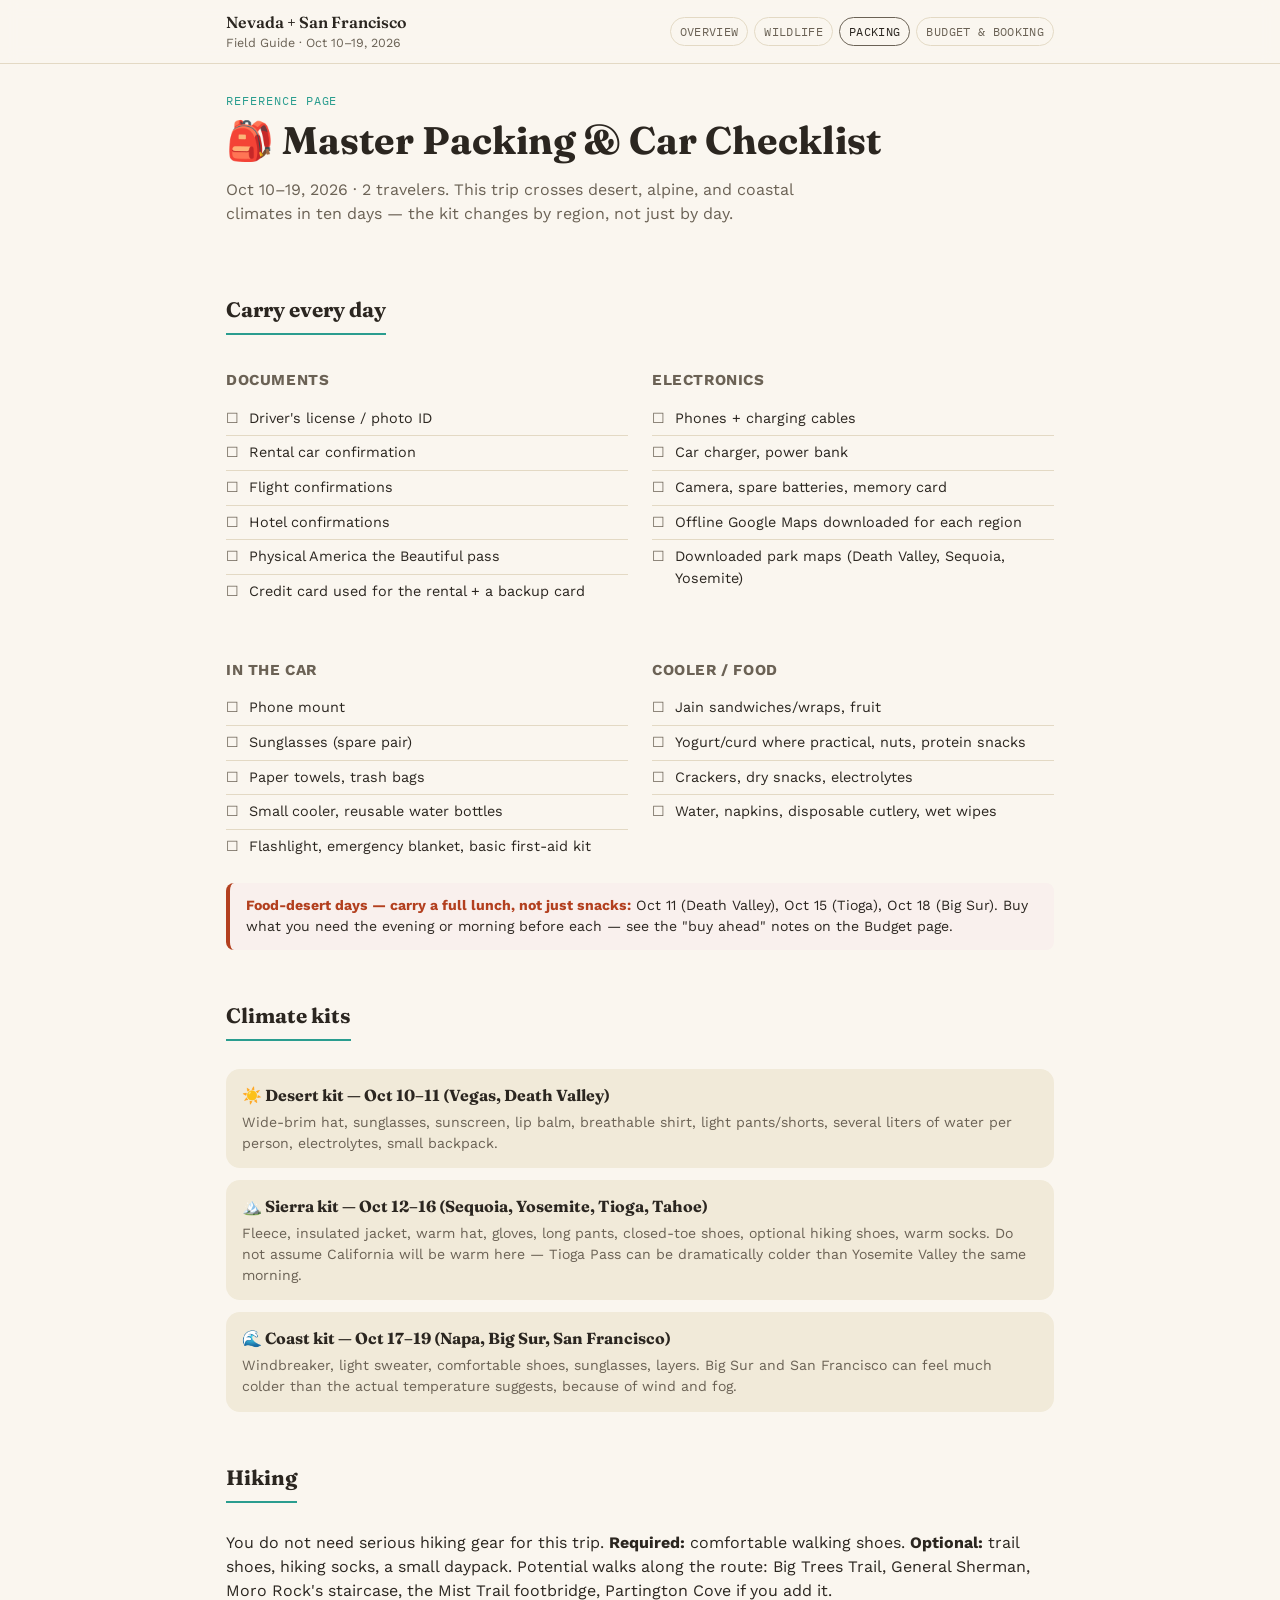
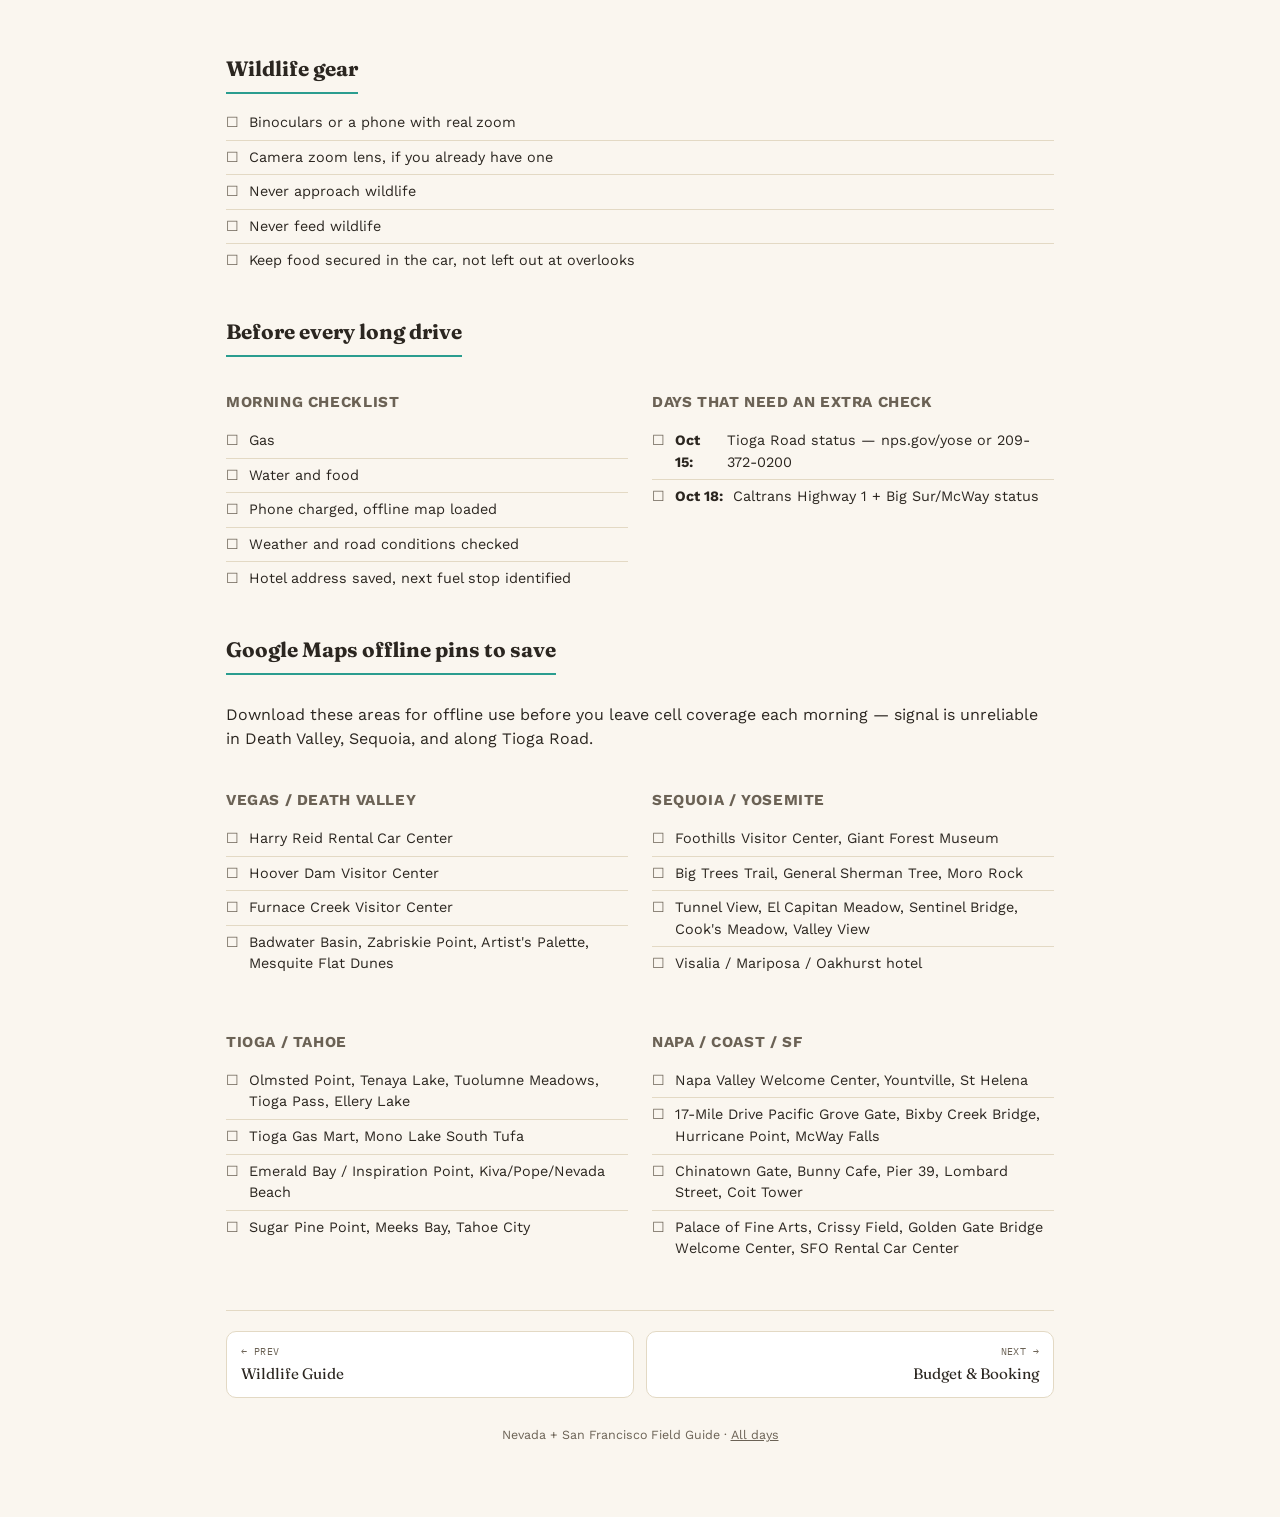
<file: packing.html>
<!doctype html>
<html lang="en">
<head>
<meta charset="utf-8">
<meta name="viewport" content="width=device-width, initial-scale=1">
<title>Packing Checklist | Nevada &amp; San Francisco Field Guide</title>
<link rel="stylesheet" href="styles.css">
</head>
<body style="--dc:#4A6FA5">

<div class="topbar"><div class="topbar-inner">
  <div class="brand">Nevada + San Francisco<span>Field Guide · Oct 10–19, 2026</span></div>
  <div class="topnav">
    <a href="index.html">Overview</a>
    <a href="wildlife.html">Wildlife</a>
    <a href="packing.html" class="active">Packing</a>
    <a href="budget.html">Budget &amp; Booking</a>
  </div>
</div></div>

<div class="wrap">

  <div class="hero">
    <div class="kicker">Reference page</div>
    <h1>🎒 Master Packing &amp; Car Checklist</h1>
    <p class="sub">Oct 10–19, 2026 · 2 travelers. This trip crosses desert, alpine, and coastal climates in ten days — the kit changes by region, not just by day.</p>
  </div>

  <h2 class="section">Carry every day</h2>
  <div class="chkgrid">
    <div>
      <h3 class="sub">Documents</h3>
      <ul class="chk">
        <li>Driver's license / photo ID</li>
        <li>Rental car confirmation</li>
        <li>Flight confirmations</li>
        <li>Hotel confirmations</li>
        <li>Physical America the Beautiful pass</li>
        <li>Credit card used for the rental + a backup card</li>
      </ul>
    </div>
    <div>
      <h3 class="sub">Electronics</h3>
      <ul class="chk">
        <li>Phones + charging cables</li>
        <li>Car charger, power bank</li>
        <li>Camera, spare batteries, memory card</li>
        <li>Offline Google Maps downloaded for each region</li>
        <li>Downloaded park maps (Death Valley, Sequoia, Yosemite)</li>
      </ul>
    </div>
    <div>
      <h3 class="sub">In the car</h3>
      <ul class="chk">
        <li>Phone mount</li>
        <li>Sunglasses (spare pair)</li>
        <li>Paper towels, trash bags</li>
        <li>Small cooler, reusable water bottles</li>
        <li>Flashlight, emergency blanket, basic first-aid kit</li>
      </ul>
    </div>
    <div>
      <h3 class="sub">Cooler / food</h3>
      <ul class="chk">
        <li>Jain sandwiches/wraps, fruit</li>
        <li>Yogurt/curd where practical, nuts, protein snacks</li>
        <li>Crackers, dry snacks, electrolytes</li>
        <li>Water, napkins, disposable cutlery, wet wipes</li>
      </ul>
    </div>
  </div>

  <div class="alert"><b>Food-desert days — carry a full lunch, not just snacks:</b> Oct 11 (Death Valley), Oct 15 (Tioga), Oct 18 (Big Sur). Buy what you need the evening or morning before each — see the "buy ahead" notes on the Budget page.</div>

  <h2 class="section">Climate kits</h2>

  <div class="about">
    <div class="item">
      <h4>☀️ Desert kit — Oct 10–11 (Vegas, Death Valley)</h4>
      <p>Wide-brim hat, sunglasses, sunscreen, lip balm, breathable shirt, light pants/shorts, several liters of water per person, electrolytes, small backpack.</p>
    </div>
    <div class="item">
      <h4>🏔️ Sierra kit — Oct 12–16 (Sequoia, Yosemite, Tioga, Tahoe)</h4>
      <p>Fleece, insulated jacket, warm hat, gloves, long pants, closed-toe shoes, optional hiking shoes, warm socks. Do not assume California will be warm here — Tioga Pass can be dramatically colder than Yosemite Valley the same morning.</p>
    </div>
    <div class="item">
      <h4>🌊 Coast kit — Oct 17–19 (Napa, Big Sur, San Francisco)</h4>
      <p>Windbreaker, light sweater, comfortable shoes, sunglasses, layers. Big Sur and San Francisco can feel much colder than the actual temperature suggests, because of wind and fog.</p>
    </div>
  </div>

  <h2 class="section">Hiking</h2>
  <p>You do not need serious hiking gear for this trip. <b>Required:</b> comfortable walking shoes. <b>Optional:</b> trail shoes, hiking socks, a small daypack. Potential walks along the route: Big Trees Trail, General Sherman, Moro Rock's staircase, the Mist Trail footbridge, Partington Cove if you add it.</p>

  <h2 class="section">Wildlife gear</h2>
  <ul class="chk">
    <li>Binoculars or a phone with real zoom</li>
    <li>Camera zoom lens, if you already have one</li>
    <li>Never approach wildlife</li>
    <li>Never feed wildlife</li>
    <li>Keep food secured in the car, not left out at overlooks</li>
  </ul>

  <h2 class="section">Before every long drive</h2>
  <div class="chkgrid">
    <div>
      <h3 class="sub">Morning checklist</h3>
      <ul class="chk">
        <li>Gas</li>
        <li>Water and food</li>
        <li>Phone charged, offline map loaded</li>
        <li>Weather and road conditions checked</li>
        <li>Hotel address saved, next fuel stop identified</li>
      </ul>
    </div>
    <div>
      <h3 class="sub">Days that need an extra check</h3>
      <ul class="chk">
        <li><b>Oct 15:</b> Tioga Road status — nps.gov/yose or 209-372-0200</li>
        <li><b>Oct 18:</b> Caltrans Highway 1 + Big Sur/McWay status</li>
      </ul>
    </div>
  </div>

  <h2 class="section">Google Maps offline pins to save</h2>
  <p>Download these areas for offline use before you leave cell coverage each morning — signal is unreliable in Death Valley, Sequoia, and along Tioga Road.</p>

  <div class="chkgrid">
    <div>
      <h3 class="sub">Vegas / Death Valley</h3>
      <ul class="chk">
        <li>Harry Reid Rental Car Center</li>
        <li>Hoover Dam Visitor Center</li>
        <li>Furnace Creek Visitor Center</li>
        <li>Badwater Basin, Zabriskie Point, Artist's Palette, Mesquite Flat Dunes</li>
      </ul>
    </div>
    <div>
      <h3 class="sub">Sequoia / Yosemite</h3>
      <ul class="chk">
        <li>Foothills Visitor Center, Giant Forest Museum</li>
        <li>Big Trees Trail, General Sherman Tree, Moro Rock</li>
        <li>Tunnel View, El Capitan Meadow, Sentinel Bridge, Cook's Meadow, Valley View</li>
        <li>Visalia / Mariposa / Oakhurst hotel</li>
      </ul>
    </div>
    <div>
      <h3 class="sub">Tioga / Tahoe</h3>
      <ul class="chk">
        <li>Olmsted Point, Tenaya Lake, Tuolumne Meadows, Tioga Pass, Ellery Lake</li>
        <li>Tioga Gas Mart, Mono Lake South Tufa</li>
        <li>Emerald Bay / Inspiration Point, Kiva/Pope/Nevada Beach</li>
        <li>Sugar Pine Point, Meeks Bay, Tahoe City</li>
      </ul>
    </div>
    <div>
      <h3 class="sub">Napa / Coast / SF</h3>
      <ul class="chk">
        <li>Napa Valley Welcome Center, Yountville, St Helena</li>
        <li>17-Mile Drive Pacific Grove Gate, Bixby Creek Bridge, Hurricane Point, McWay Falls</li>
        <li>Chinatown Gate, Bunny Cafe, Pier 39, Lombard Street, Coit Tower</li>
        <li>Palace of Fine Arts, Crissy Field, Golden Gate Bridge Welcome Center, SFO Rental Car Center</li>
      </ul>
    </div>
  </div>

  <div class="pagenav">
    <a class="prev" href="wildlife.html"><span class="lbl">← Prev</span><span class="nm">Wildlife Guide</span></a>
    <a class="next" href="budget.html"><span class="lbl">Next →</span><span class="nm">Budget &amp; Booking</span></a>
  </div>

  <footer class="pf">Nevada + San Francisco Field Guide · <a href="index.html">All days</a></footer>
</div>
</body>
</html>
</file>
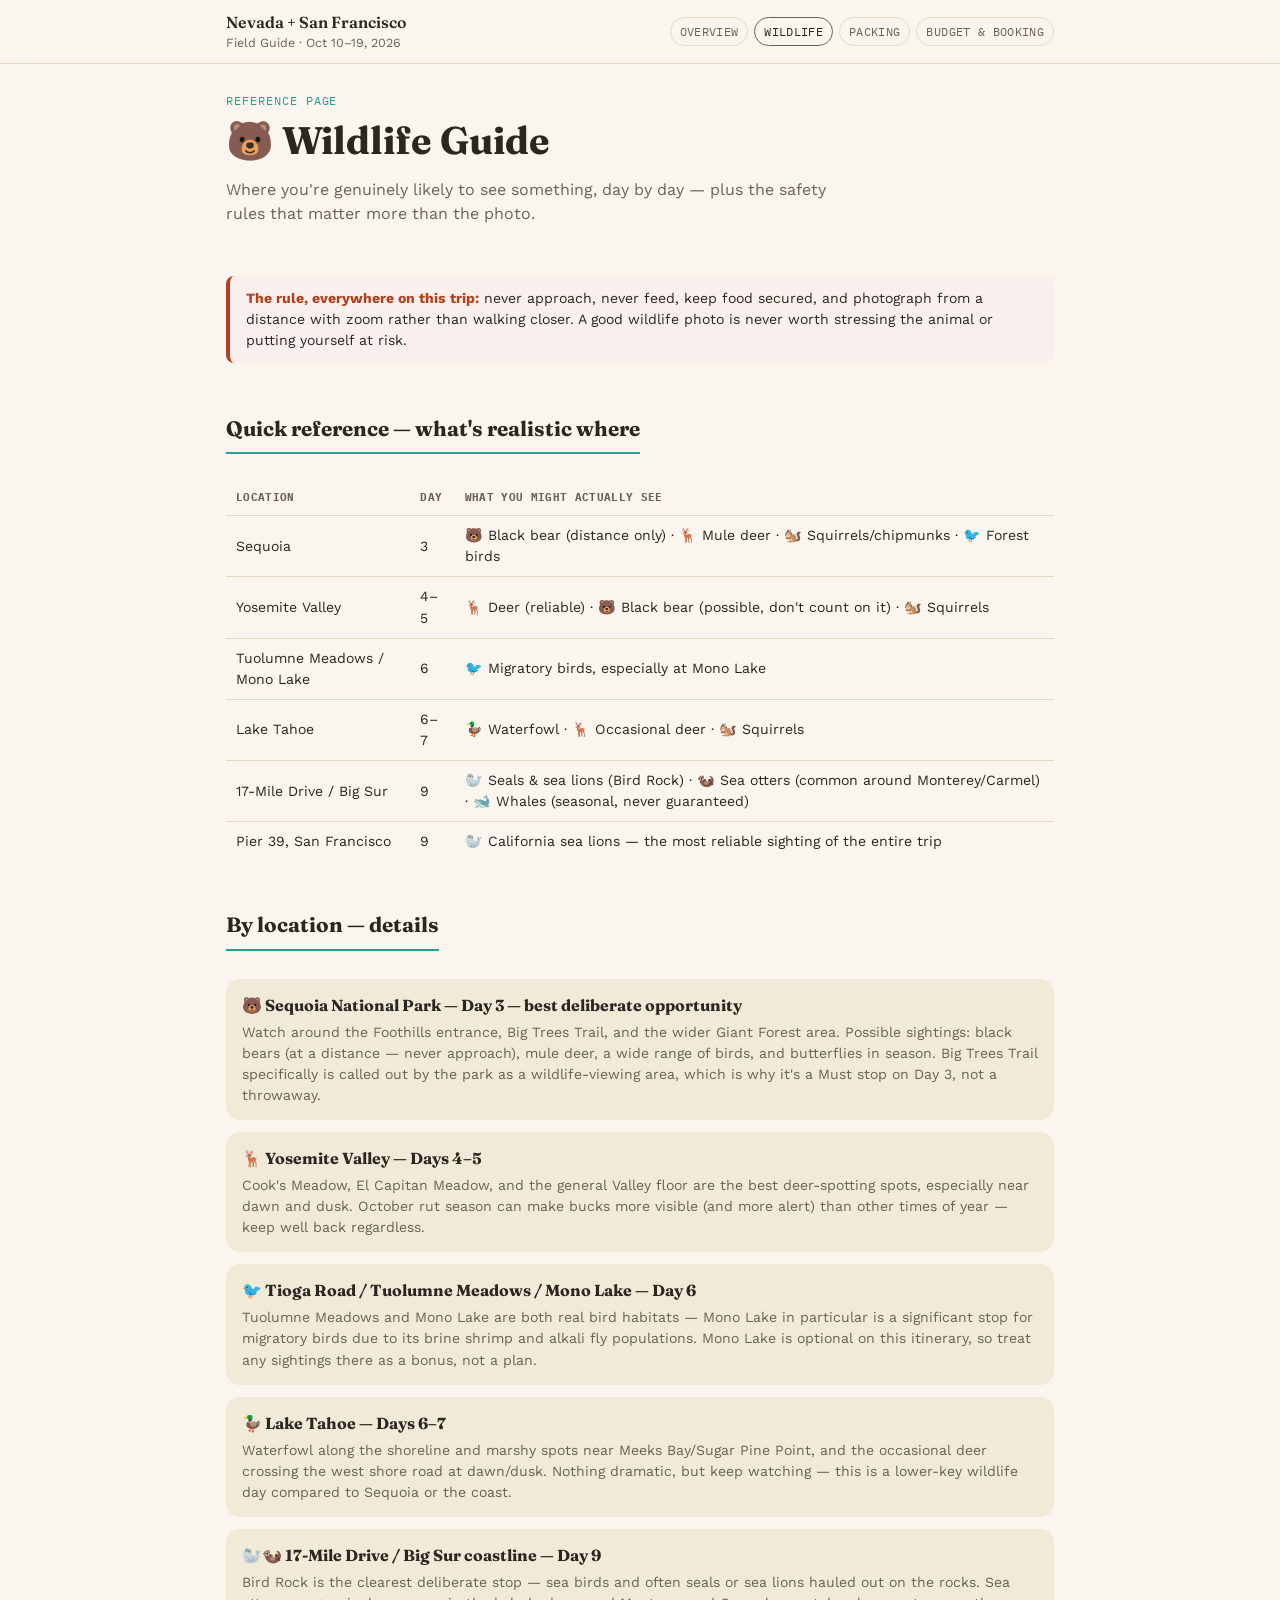
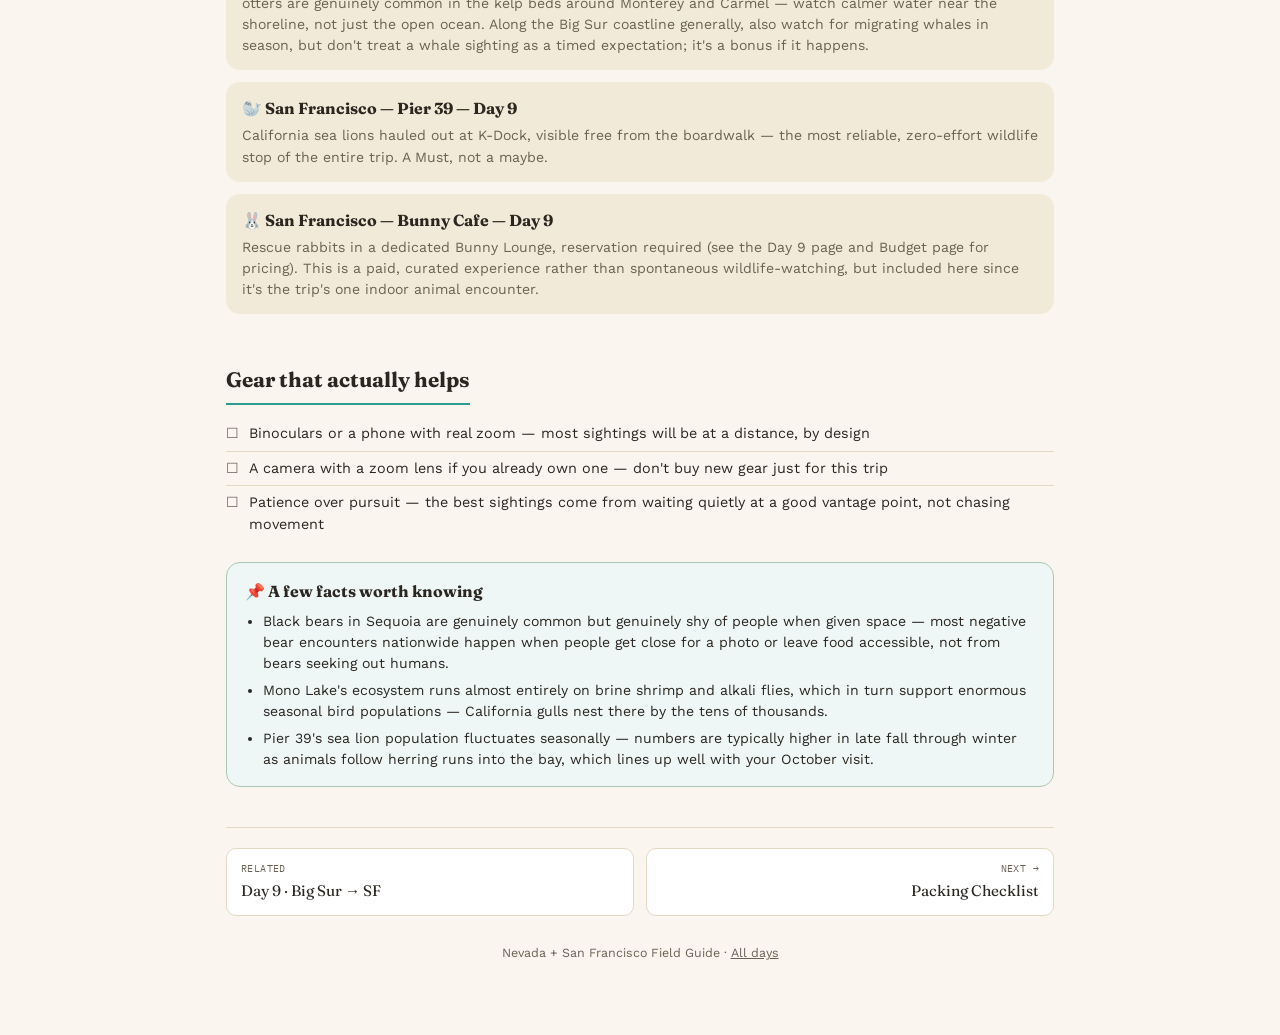
<file: wildlife.html>
<!doctype html>
<html lang="en">
<head>
<meta charset="utf-8">
<meta name="viewport" content="width=device-width, initial-scale=1">
<title>Wildlife Guide | Nevada &amp; San Francisco Field Guide</title>
<link rel="stylesheet" href="styles.css">
</head>
<body style="--dc:#3F6B3A">

<div class="topbar"><div class="topbar-inner">
  <div class="brand">Nevada + San Francisco<span>Field Guide · Oct 10–19, 2026</span></div>
  <div class="topnav">
    <a href="index.html">Overview</a>
    <a href="wildlife.html" class="active">Wildlife</a>
    <a href="packing.html">Packing</a>
    <a href="budget.html">Budget &amp; Booking</a>
  </div>
</div></div>

<div class="wrap">

  <div class="hero">
    <div class="kicker">Reference page</div>
    <h1>🐻 Wildlife Guide</h1>
    <p class="sub">Where you're genuinely likely to see something, day by day — plus the safety rules that matter more than the photo.</p>
  </div>

  <div class="alert"><b>The rule, everywhere on this trip:</b> never approach, never feed, keep food secured, and photograph from a distance with zoom rather than walking closer. A good wildlife photo is never worth stressing the animal or putting yourself at risk.</div>

  <h2 class="section">Quick reference — what's realistic where</h2>
  <table class="data">
    <tr><th>Location</th><th>Day</th><th>What you might actually see</th></tr>
    <tr><td>Sequoia</td><td>3</td><td>🐻 Black bear (distance only) · 🦌 Mule deer · 🐿️ Squirrels/chipmunks · 🐦 Forest birds</td></tr>
    <tr><td>Yosemite Valley</td><td>4–5</td><td>🦌 Deer (reliable) · 🐻 Black bear (possible, don't count on it) · 🐿️ Squirrels</td></tr>
    <tr><td>Tuolumne Meadows / Mono Lake</td><td>6</td><td>🐦 Migratory birds, especially at Mono Lake</td></tr>
    <tr><td>Lake Tahoe</td><td>6–7</td><td>🦆 Waterfowl · 🦌 Occasional deer · 🐿️ Squirrels</td></tr>
    <tr><td>17-Mile Drive / Big Sur</td><td>9</td><td>🦭 Seals &amp; sea lions (Bird Rock) · 🦦 Sea otters (common around Monterey/Carmel) · 🐋 Whales (seasonal, never guaranteed)</td></tr>
    <tr><td>Pier 39, San Francisco</td><td>9</td><td>🦭 California sea lions — the most reliable sighting of the entire trip</td></tr>
  </table>

  <h2 class="section">By location — details</h2>

  <div class="about">
    <div class="item">
      <h4>🐻 Sequoia National Park — Day 3 — best deliberate opportunity</h4>
      <p>Watch around the Foothills entrance, Big Trees Trail, and the wider Giant Forest area. Possible sightings: black bears (at a distance — never approach), mule deer, a wide range of birds, and butterflies in season. Big Trees Trail specifically is called out by the park as a wildlife-viewing area, which is why it's a Must stop on Day 3, not a throwaway.</p>
    </div>
    <div class="item">
      <h4>🦌 Yosemite Valley — Days 4–5</h4>
      <p>Cook's Meadow, El Capitan Meadow, and the general Valley floor are the best deer-spotting spots, especially near dawn and dusk. October rut season can make bucks more visible (and more alert) than other times of year — keep well back regardless.</p>
    </div>
    <div class="item">
      <h4>🐦 Tioga Road / Tuolumne Meadows / Mono Lake — Day 6</h4>
      <p>Tuolumne Meadows and Mono Lake are both real bird habitats — Mono Lake in particular is a significant stop for migratory birds due to its brine shrimp and alkali fly populations. Mono Lake is optional on this itinerary, so treat any sightings there as a bonus, not a plan.</p>
    </div>
    <div class="item">
      <h4>🦆 Lake Tahoe — Days 6–7</h4>
      <p>Waterfowl along the shoreline and marshy spots near Meeks Bay/Sugar Pine Point, and the occasional deer crossing the west shore road at dawn/dusk. Nothing dramatic, but keep watching — this is a lower-key wildlife day compared to Sequoia or the coast.</p>
    </div>
    <div class="item">
      <h4>🦭🦦 17-Mile Drive / Big Sur coastline — Day 9</h4>
      <p>Bird Rock is the clearest deliberate stop — sea birds and often seals or sea lions hauled out on the rocks. Sea otters are genuinely common in the kelp beds around Monterey and Carmel — watch calmer water near the shoreline, not just the open ocean. Along the Big Sur coastline generally, also watch for migrating whales in season, but don't treat a whale sighting as a timed expectation; it's a bonus if it happens.</p>
    </div>
    <div class="item">
      <h4>🦭 San Francisco — Pier 39 — Day 9</h4>
      <p>California sea lions hauled out at K-Dock, visible free from the boardwalk — the most reliable, zero-effort wildlife stop of the entire trip. A Must, not a maybe.</p>
    </div>
    <div class="item">
      <h4>🐰 San Francisco — Bunny Cafe — Day 9</h4>
      <p>Rescue rabbits in a dedicated Bunny Lounge, reservation required (see the Day 9 page and Budget page for pricing). This is a paid, curated experience rather than spontaneous wildlife-watching, but included here since it's the trip's one indoor animal encounter.</p>
    </div>
  </div>

  <h2 class="section">Gear that actually helps</h2>
  <div class="chk">
    <li>Binoculars or a phone with real zoom — most sightings will be at a distance, by design</li>
    <li>A camera with a zoom lens if you already own one — don't buy new gear just for this trip</li>
    <li>Patience over pursuit — the best sightings come from waiting quietly at a good vantage point, not chasing movement</li>
  </div>

  <div class="facts">
    <h4>📌 A few facts worth knowing</h4>
    <ul>
      <li>Black bears in Sequoia are genuinely common but genuinely shy of people when given space — most negative bear encounters nationwide happen when people get close for a photo or leave food accessible, not from bears seeking out humans.</li>
      <li>Mono Lake's ecosystem runs almost entirely on brine shrimp and alkali flies, which in turn support enormous seasonal bird populations — California gulls nest there by the tens of thousands.</li>
      <li>Pier 39's sea lion population fluctuates seasonally — numbers are typically higher in late fall through winter as animals follow herring runs into the bay, which lines up well with your October visit.</li>
    </ul>
  </div>

  <div class="pagenav">
    <a class="prev" href="day-9.html"><span class="lbl">Related</span><span class="nm">Day 9 · Big Sur → SF</span></a>
    <a class="next" href="packing.html"><span class="lbl">Next →</span><span class="nm">Packing Checklist</span></a>
  </div>

  <footer class="pf">Nevada + San Francisco Field Guide · <a href="index.html">All days</a></footer>
</div>
</body>
</html>
</file>
<file: styles.css>
/* Nevada + San Francisco — Field Guide shared stylesheet */

@import url('https://fonts.googleapis.com/css2?family=Fraunces:ital,opsz,wght@0,9..144,400;0,9..144,600;0,9..144,700;1,9..144,500&family=Work+Sans:wght@400;500;600;700&family=IBM+Plex+Mono:wght@400;500&display=swap');

:root {
  --bg: #FAF6EF;
  --surface: #FFFFFF;
  --surface-2: #F1EAD9;
  --fg: #2B2620;
  --fg-muted: #6B6255;
  --line: #E3D9C4;
  --accent: #2A9D8F;
  --accent-fg: #FFFFFF;
  --must: #B3401F;
  --should: #3F6B3A;
  --optional: #B8860B;
  --skip: #8A8378;
  --shadow: 0 1px 2px rgba(40,30,10,0.06), 0 8px 24px rgba(40,30,10,0.06);
  --serif: 'Fraunces', Georgia, serif;
  --sans: 'Work Sans', -apple-system, BlinkMacSystemFont, sans-serif;
  --mono: 'IBM Plex Mono', ui-monospace, monospace;
  --radius: 14px;
}

@media (prefers-color-scheme: dark) {
  :root:not([data-theme="light"]) {
    --bg: #1B1712;
    --surface: #242019;
    --surface-2: #2D2820;
    --fg: #EFE7D8;
    --fg-muted: #B3A891;
    --line: #3C352A;
    --accent-fg: #12100C;
    --shadow: 0 1px 2px rgba(0,0,0,0.3), 0 8px 24px rgba(0,0,0,0.35);
  }
}
:root[data-theme="dark"] {
  --bg: #1B1712;
  --surface: #242019;
  --surface-2: #2D2820;
  --fg: #EFE7D8;
  --fg-muted: #B3A891;
  --line: #3C352A;
  --accent-fg: #12100C;
  --shadow: 0 1px 2px rgba(0,0,0,0.3), 0 8px 24px rgba(0,0,0,0.35);
}

* { box-sizing: border-box; }
html { scroll-behavior: smooth; }
body {
  margin: 0;
  background: var(--bg);
  color: var(--fg);
  font-family: var(--sans);
  line-height: 1.5;
  padding: env(safe-area-inset-top) env(safe-area-inset-right) env(safe-area-inset-bottom) env(safe-area-inset-left);
  -webkit-font-smoothing: antialiased;
}
a { color: var(--must); text-decoration: none; }
a:hover { text-decoration: underline; }
img { max-width: 100%; }

.wrap { max-width: 860px; margin: 0 auto; padding: 0 16px 64px; }

/* Top nav bar */
.topbar {
  position: sticky; top: 0; z-index: 50;
  background: color-mix(in srgb, var(--bg) 88%, transparent);
  backdrop-filter: blur(8px);
  border-bottom: 1px solid var(--line);
}
.topbar-inner {
  max-width: 860px; margin: 0 auto; padding: 10px 16px;
  display: flex; align-items: center; justify-content: space-between; gap: 12px;
}
.brand { font-family: var(--serif); font-weight: 600; font-size: 1rem; color: var(--fg); }
.brand span { color: var(--fg-muted); font-family: var(--sans); font-size: 0.78rem; font-weight: 400; display: block; }
.topnav { display: flex; gap: 6px; flex-wrap: wrap; }
.topnav a {
  font-family: var(--mono); font-size: 0.72rem; text-transform: uppercase; letter-spacing: 0.03em;
  color: var(--fg-muted); padding: 5px 9px; border-radius: 999px; border: 1px solid var(--line);
}
.topnav a:hover, .topnav a.active { color: var(--fg); border-color: var(--fg-muted); text-decoration: none; }

/* Hero */
.hero { padding: 28px 0 18px; }
.hero .kicker { font-family: var(--mono); text-transform: uppercase; letter-spacing: 0.08em; font-size: 0.75rem; color: var(--accent); margin-bottom: 8px; }
.hero h1 { font-family: var(--serif); font-size: clamp(1.6rem, 5vw, 2.4rem); margin: 0 0 8px; font-weight: 700; line-height: 1.15; }
.hero .sub { color: var(--fg-muted); font-size: 1rem; max-width: 60ch; }
.hero .datebar { margin-top: 14px; display: flex; gap: 18px; flex-wrap: wrap; font-family: var(--mono); font-size: 0.8rem; color: var(--fg-muted); }

/* Legend */
.legend { display: flex; flex-wrap: wrap; gap: 8px; margin: 18px 0 8px; }
.leg { display: inline-flex; align-items: center; gap: 6px; font-family: var(--mono); font-size: 0.72rem; padding: 6px 10px; border-radius: 999px; border: 1px solid var(--line); background: var(--surface); }
.leg b { font-family: var(--sans); font-weight: 700; }

/* Tag badges used inline in timelines/lists */
.tag { display: inline-flex; align-items: center; gap: 4px; font-family: var(--mono); font-size: 0.68rem; text-transform: uppercase; letter-spacing: 0.03em; padding: 2px 8px; border-radius: 999px; font-weight: 500; white-space: nowrap; }
.tag.must { background: color-mix(in srgb, var(--must) 15%, transparent); color: var(--must); border: 1px solid color-mix(in srgb, var(--must) 40%, transparent); }
.tag.should { background: color-mix(in srgb, var(--should) 15%, transparent); color: var(--should); border: 1px solid color-mix(in srgb, var(--should) 40%, transparent); }
.tag.optional { background: color-mix(in srgb, var(--optional) 15%, transparent); color: var(--optional); border: 1px solid color-mix(in srgb, var(--optional) 40%, transparent); }
.tag.skip { background: color-mix(in srgb, var(--skip) 15%, transparent); color: var(--skip); border: 1px solid color-mix(in srgb, var(--skip) 40%, transparent); text-decoration: line-through; }
.tag.free { background: color-mix(in srgb, var(--should) 12%, transparent); color: var(--should); border: 1px dashed color-mix(in srgb, var(--should) 45%, transparent); }

/* Section headers */
h2.section { font-family: var(--serif); font-size: 1.3rem; margin: 34px 0 12px; padding-bottom: 8px; border-bottom: 2px solid var(--accent); display: inline-block; }
h3.sub { font-family: var(--sans); font-size: 0.95rem; text-transform: uppercase; letter-spacing: 0.04em; color: var(--fg-muted); margin: 22px 0 10px; }

/* Day index cards (index page) */
.daygrid { display: grid; grid-template-columns: repeat(auto-fill, minmax(240px, 1fr)); gap: 12px; margin: 16px 0; }
.daycard {
  display: block; background: var(--surface); border: 1px solid var(--line); border-radius: var(--radius);
  padding: 16px; box-shadow: var(--shadow); border-left: 5px solid var(--dc, var(--accent));
}
.daycard:hover { text-decoration: none; border-color: var(--fg-muted); }
.daycard .dn { font-family: var(--mono); font-size: 0.72rem; color: var(--fg-muted); text-transform: uppercase; letter-spacing: 0.04em; }
.daycard h3 { font-family: var(--serif); font-size: 1.08rem; margin: 4px 0 6px; }
.daycard p { margin: 0; color: var(--fg-muted); font-size: 0.86rem; }
.daycard .meta { margin-top: 10px; display: flex; gap: 10px; font-family: var(--mono); font-size: 0.72rem; color: var(--fg-muted); }

/* Stat tiles (per day) */
.stats { display: grid; grid-template-columns: repeat(2, 1fr); gap: 10px; margin: 16px 0; }
@media (min-width: 560px) { .stats { grid-template-columns: repeat(4, 1fr); } }
.stat { background: var(--surface); border: 1px solid var(--line); border-radius: 10px; padding: 10px 12px; }
.stat .k { font-family: var(--mono); font-size: 0.68rem; text-transform: uppercase; color: var(--fg-muted); letter-spacing: 0.03em; }
.stat .v { font-family: var(--serif); font-size: 1.05rem; margin-top: 2px; }

/* Timeline entries */
.tl { border-top: 1px solid var(--line); }
.tl-row { display: grid; grid-template-columns: 92px 1fr; gap: 14px; padding: 14px 0; border-bottom: 1px solid var(--line); }
.tl-row .time { font-family: var(--mono); font-size: 0.78rem; color: var(--fg-muted); padding-top: 2px; }
.tl-row .stopname { font-family: var(--serif); font-weight: 600; font-size: 1.02rem; display: flex; align-items: center; gap: 8px; flex-wrap: wrap; }
.tl-row .desc { color: var(--fg); font-size: 0.9rem; margin-top: 5px; }
.tl-row .desc .what { color: var(--fg-muted); }
.maplink { display: inline-flex; align-items: center; gap: 4px; font-family: var(--mono); font-size: 0.74rem; margin-top: 6px; color: var(--accent); border-bottom: 1px dotted currentColor; }
.maplink:before { content: "📍"; font-size: 0.85em; }
@media (max-width: 520px) { .tl-row { grid-template-columns: 1fr; gap: 4px; } .tl-row .time { font-weight: 600; } }

/* Grid cards: wear / carry / eat / optional-enroute */
.grid3 { display: grid; grid-template-columns: repeat(3, 1fr); gap: 12px; margin: 16px 0; }
@media (max-width: 640px) { .grid3 { grid-template-columns: 1fr; } }
.card { background: var(--surface); border: 1px solid var(--line); border-radius: var(--radius); padding: 16px; box-shadow: var(--shadow); }
.card h4 { margin: 0 0 10px; font-family: var(--serif); font-size: 1rem; }
.card ul { margin: 0; padding-left: 18px; }
.card li { margin-bottom: 6px; font-size: 0.88rem; }
.card li:last-child { margin-bottom: 0; }

/* Wear / color swatches */
.wear { background: var(--surface); border: 1px solid var(--line); border-radius: var(--radius); padding: 18px; box-shadow: var(--shadow); margin: 16px 0; }
.swatches { display: flex; gap: 14px; flex-wrap: wrap; margin: 12px 0; }
.sw { text-align: center; width: 82px; }
.sw .chip { width: 56px; height: 56px; border-radius: 50%; margin: 0 auto 6px; border: 3px solid var(--surface); box-shadow: 0 0 0 1px var(--line), var(--shadow); }
.sw .hex { font-family: var(--mono); font-size: 0.66rem; color: var(--fg-muted); }
.wear .why { font-size: 0.86rem; color: var(--fg-muted); margin-top: 8px; }

/* About / descriptions */
.about { display: grid; gap: 12px; margin: 16px 0; }
.about .item { background: var(--surface-2); border-radius: var(--radius); padding: 14px 16px; }
.about .item h4 { margin: 0 0 5px; font-family: var(--serif); font-size: 1rem; }
.about .item p { margin: 0; font-size: 0.88rem; color: var(--fg-muted); }

/* Facts box */
.facts { background: color-mix(in srgb, var(--accent) 8%, var(--surface)); border: 1px solid color-mix(in srgb, var(--accent) 30%, var(--line)); border-radius: var(--radius); padding: 16px 18px; margin: 20px 0; }
.facts h4 { margin: 0 0 8px; font-family: var(--serif); font-size: 1rem; }
.facts ul { margin: 0; padding-left: 18px; }
.facts li { font-size: 0.88rem; margin-bottom: 6px; }
.facts li:last-child { margin-bottom: 0; }

/* Cut order */
.cutbox { border: 1px dashed var(--skip); border-radius: var(--radius); padding: 14px 16px; margin: 16px 0; background: color-mix(in srgb, var(--skip) 6%, transparent); }
.cutbox h4 { margin: 0 0 8px; font-family: var(--sans); font-size: 0.85rem; text-transform: uppercase; letter-spacing: 0.03em; color: var(--fg-muted); }
.cutbox ol { margin: 0; padding-left: 20px; }
.cutbox li { font-size: 0.86rem; margin-bottom: 4px; }

/* Alert / condition box */
.alert { border-left: 4px solid var(--must); background: color-mix(in srgb, var(--must) 8%, var(--surface)); border-radius: 8px; padding: 12px 16px; margin: 16px 0; font-size: 0.88rem; }
.alert b { color: var(--must); }

/* Lodging box */
.lodge { background: var(--surface); border: 1px solid var(--line); border-radius: var(--radius); padding: 16px; margin: 16px 0; }
.lodge h4 { margin: 0 0 8px; font-family: var(--serif); font-size: 1rem; }
.lodge .alt { margin-top: 8px; font-size: 0.86rem; color: var(--fg-muted); }
.lodge table { width: 100%; border-collapse: collapse; margin-top: 8px; font-size: 0.85rem; }
.lodge td { padding: 4px 6px 4px 0; border-bottom: 1px solid var(--line); }

/* Generic tables */
table.data { width: 100%; border-collapse: collapse; margin: 14px 0; font-size: 0.88rem; }
table.data th, table.data td { text-align: left; padding: 9px 10px; border-bottom: 1px solid var(--line); }
table.data th { font-family: var(--mono); text-transform: uppercase; font-size: 0.7rem; letter-spacing: 0.03em; color: var(--fg-muted); }
table.data tr:last-child td { border-bottom: none; }
table.data td.num, table.data th.num { text-align: right; font-family: var(--mono); }

/* Checklist */
.chk { list-style: none; padding: 0; margin: 0 0 4px; }
.chk li { display: flex; gap: 10px; align-items: flex-start; padding: 6px 0; font-size: 0.9rem; border-bottom: 1px solid var(--line); }
.chk li:last-child { border-bottom: none; }
.chk li:before { content: "☐"; color: var(--fg-muted); flex-shrink: 0; }
.chkgrid { display: grid; grid-template-columns: repeat(2, 1fr); gap: 24px; }
@media (max-width: 640px) { .chkgrid { grid-template-columns: 1fr; } }

/* Prev/next footer nav */
.pagenav { display: flex; justify-content: space-between; gap: 12px; margin-top: 40px; padding-top: 20px; border-top: 1px solid var(--line); }
.pagenav a { flex: 1; background: var(--surface); border: 1px solid var(--line); border-radius: 10px; padding: 12px 14px; font-family: var(--mono); font-size: 0.78rem; color: var(--fg-muted); }
.pagenav a:hover { text-decoration: none; border-color: var(--fg-muted); }
.pagenav a.next { text-align: right; }
.pagenav a .lbl { display: block; font-size: 0.65rem; text-transform: uppercase; letter-spacing: 0.04em; margin-bottom: 3px; }
.pagenav a .nm { color: var(--fg); font-family: var(--serif); font-size: 0.95rem; }

/* Footer */
footer.pf { text-align: center; padding: 28px 0 8px; color: var(--fg-muted); font-size: 0.78rem; }
footer.pf a { color: var(--fg-muted); text-decoration: underline; }

.divider { border: none; border-top: 1px solid var(--line); margin: 30px 0; }

.italic-note { font-style: italic; color: var(--fg-muted); font-size: 0.95rem; }

.pillnav-outer { overflow-x: auto; -webkit-overflow-scrolling: touch; padding-bottom: 2px; }
.pillnav { display: flex; gap: 6px; padding: 2px 0; }
.pill { font-family: var(--mono); font-size: 0.72rem; white-space: nowrap; padding: 6px 11px; border-radius: 999px; border: 1px solid var(--line); color: var(--fg-muted); background: var(--surface); }
.pill.on { background: var(--dc, var(--accent)); color: var(--accent-fg); border-color: transparent; }

/* At-a-glance Must/Should/Optional/Skip summary box (top of each day) */
.glance { display: flex; flex-direction: column; gap: 6px; background: var(--surface); border: 1px solid var(--line); border-radius: var(--radius); padding: 14px 18px; margin: 18px 0; box-shadow: var(--shadow); }
.glance .row { display: flex; align-items: baseline; gap: 10px; margin: 0; flex-wrap: wrap; }
.glance .names { font-size: 0.88rem; color: var(--fg); }

/* Inline named food callout inside a timeline row */
.food { display: block; margin-top: 8px; padding: 10px 12px; background: var(--surface-2); border-radius: 10px; font-size: 0.85rem; color: var(--fg-muted); }
.food b { color: var(--fg); font-weight: 600; }

/* Simple two-col fixed/variable table styling reuses table.data */
</file>
